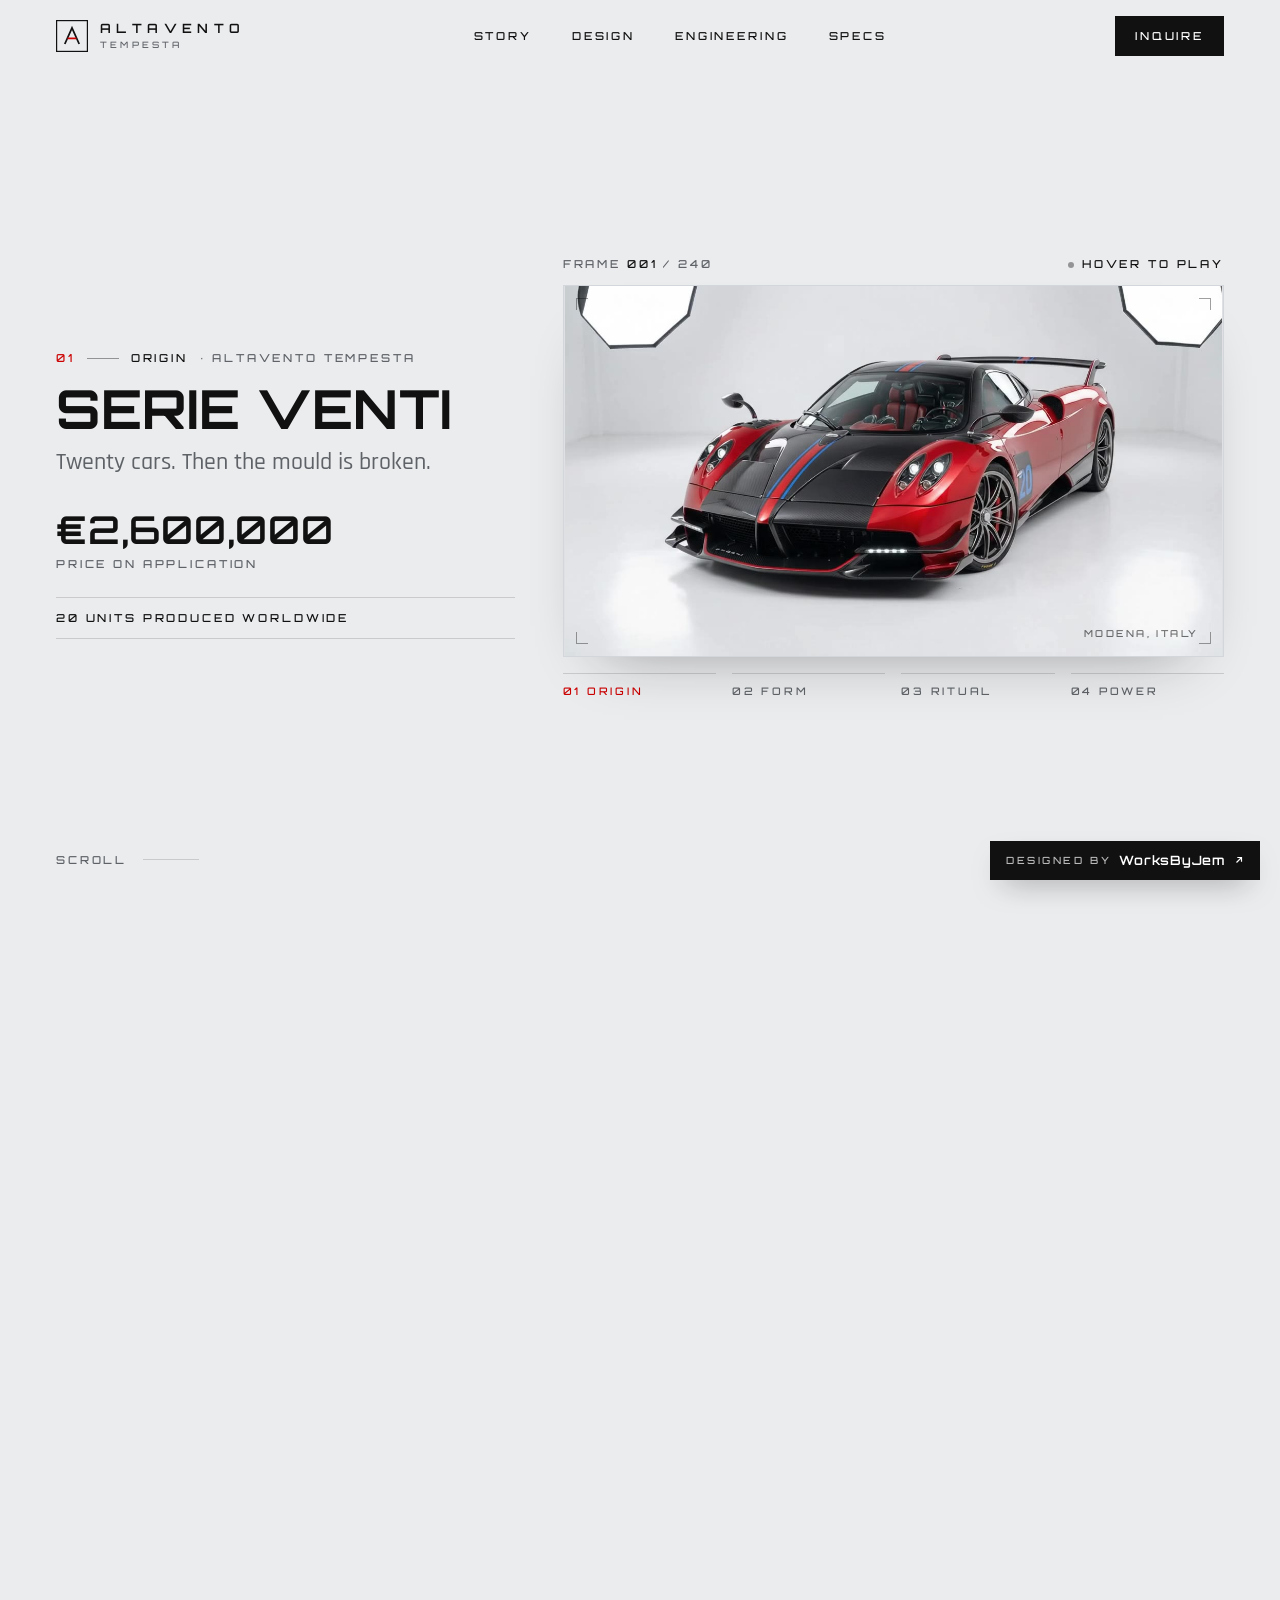
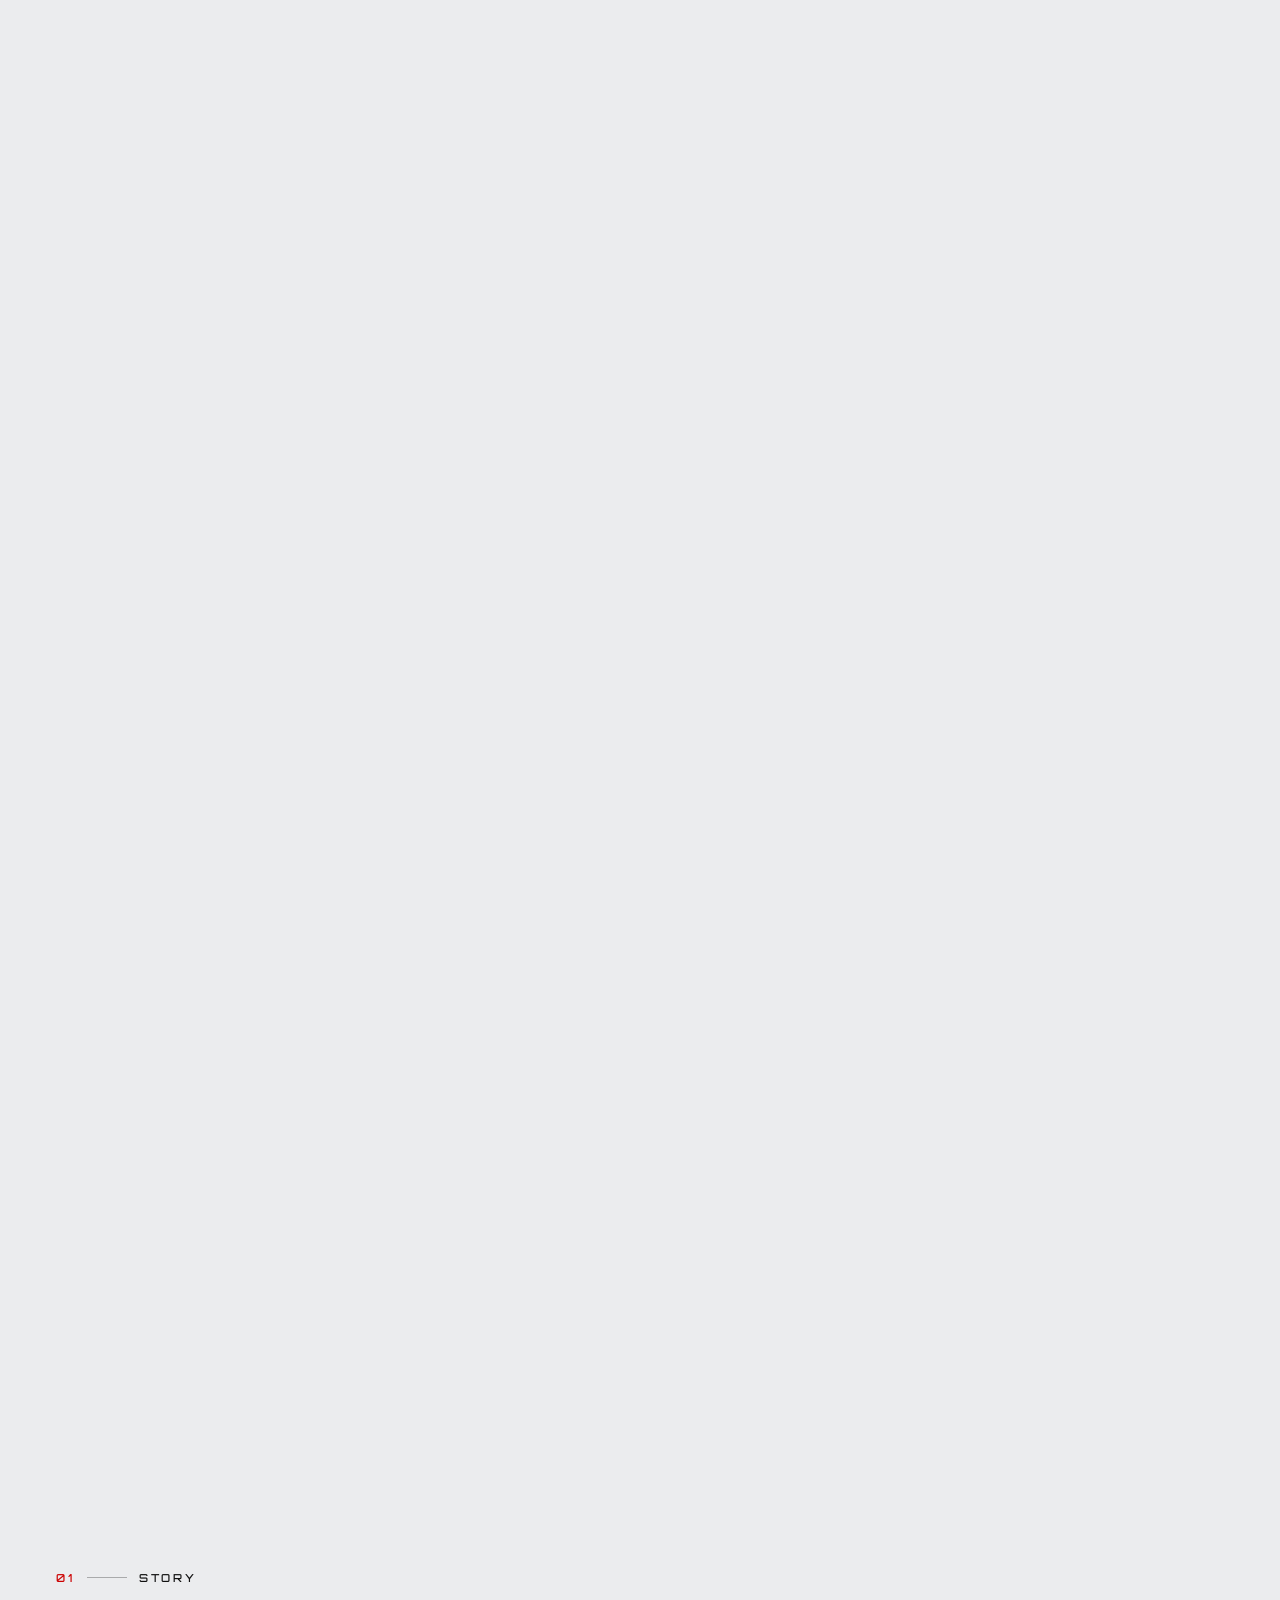
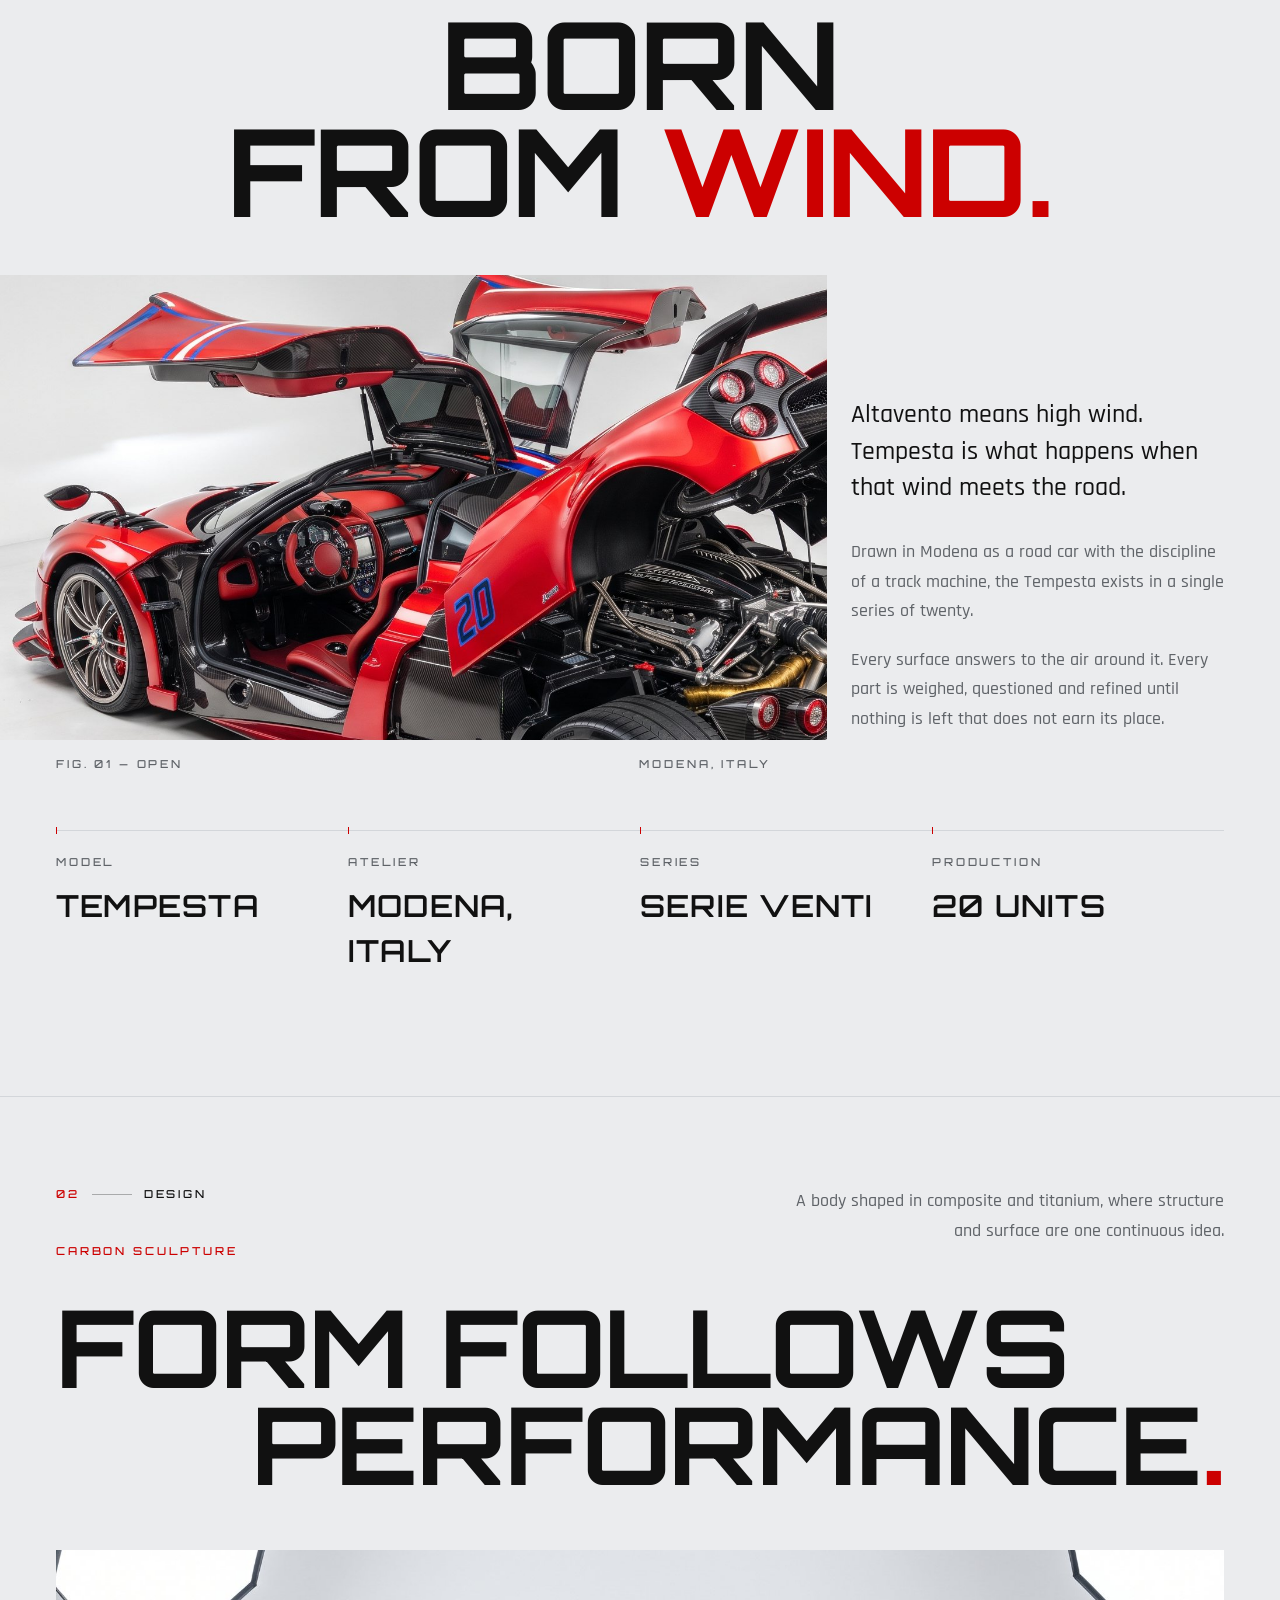
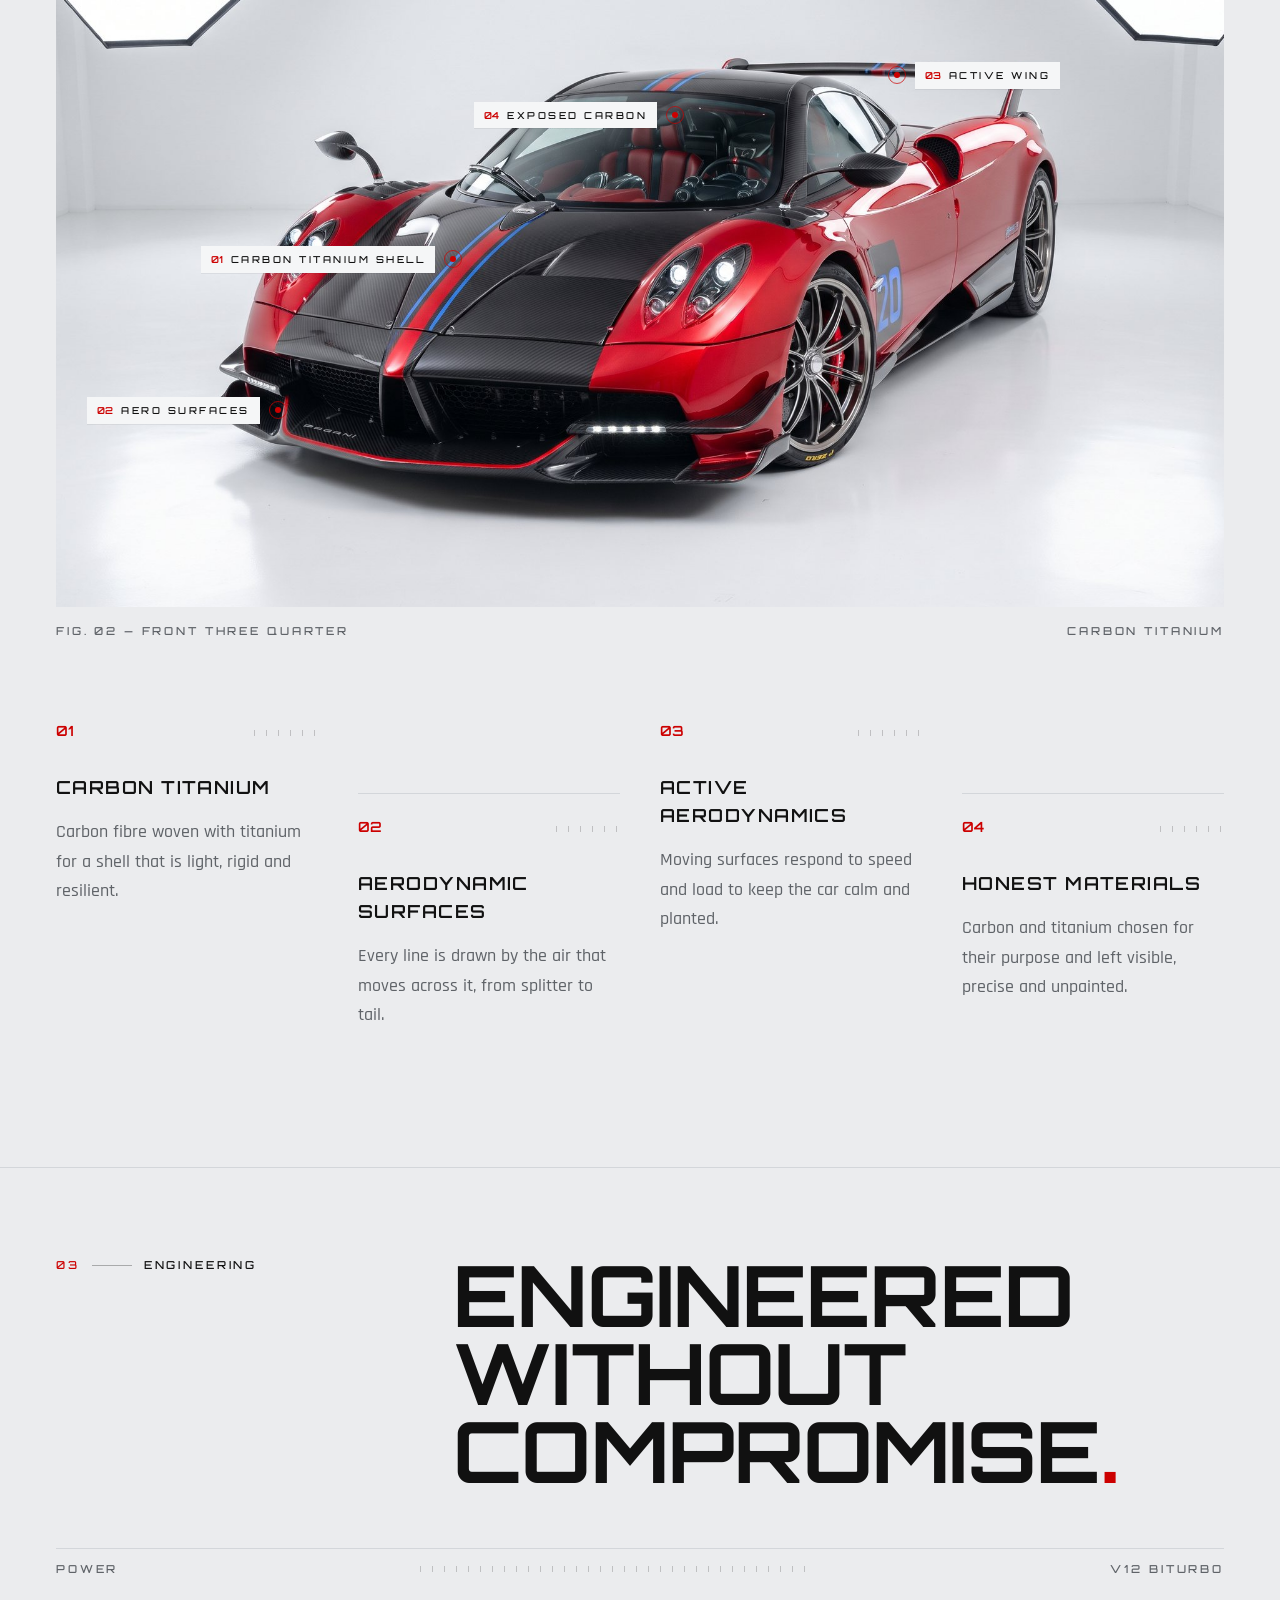
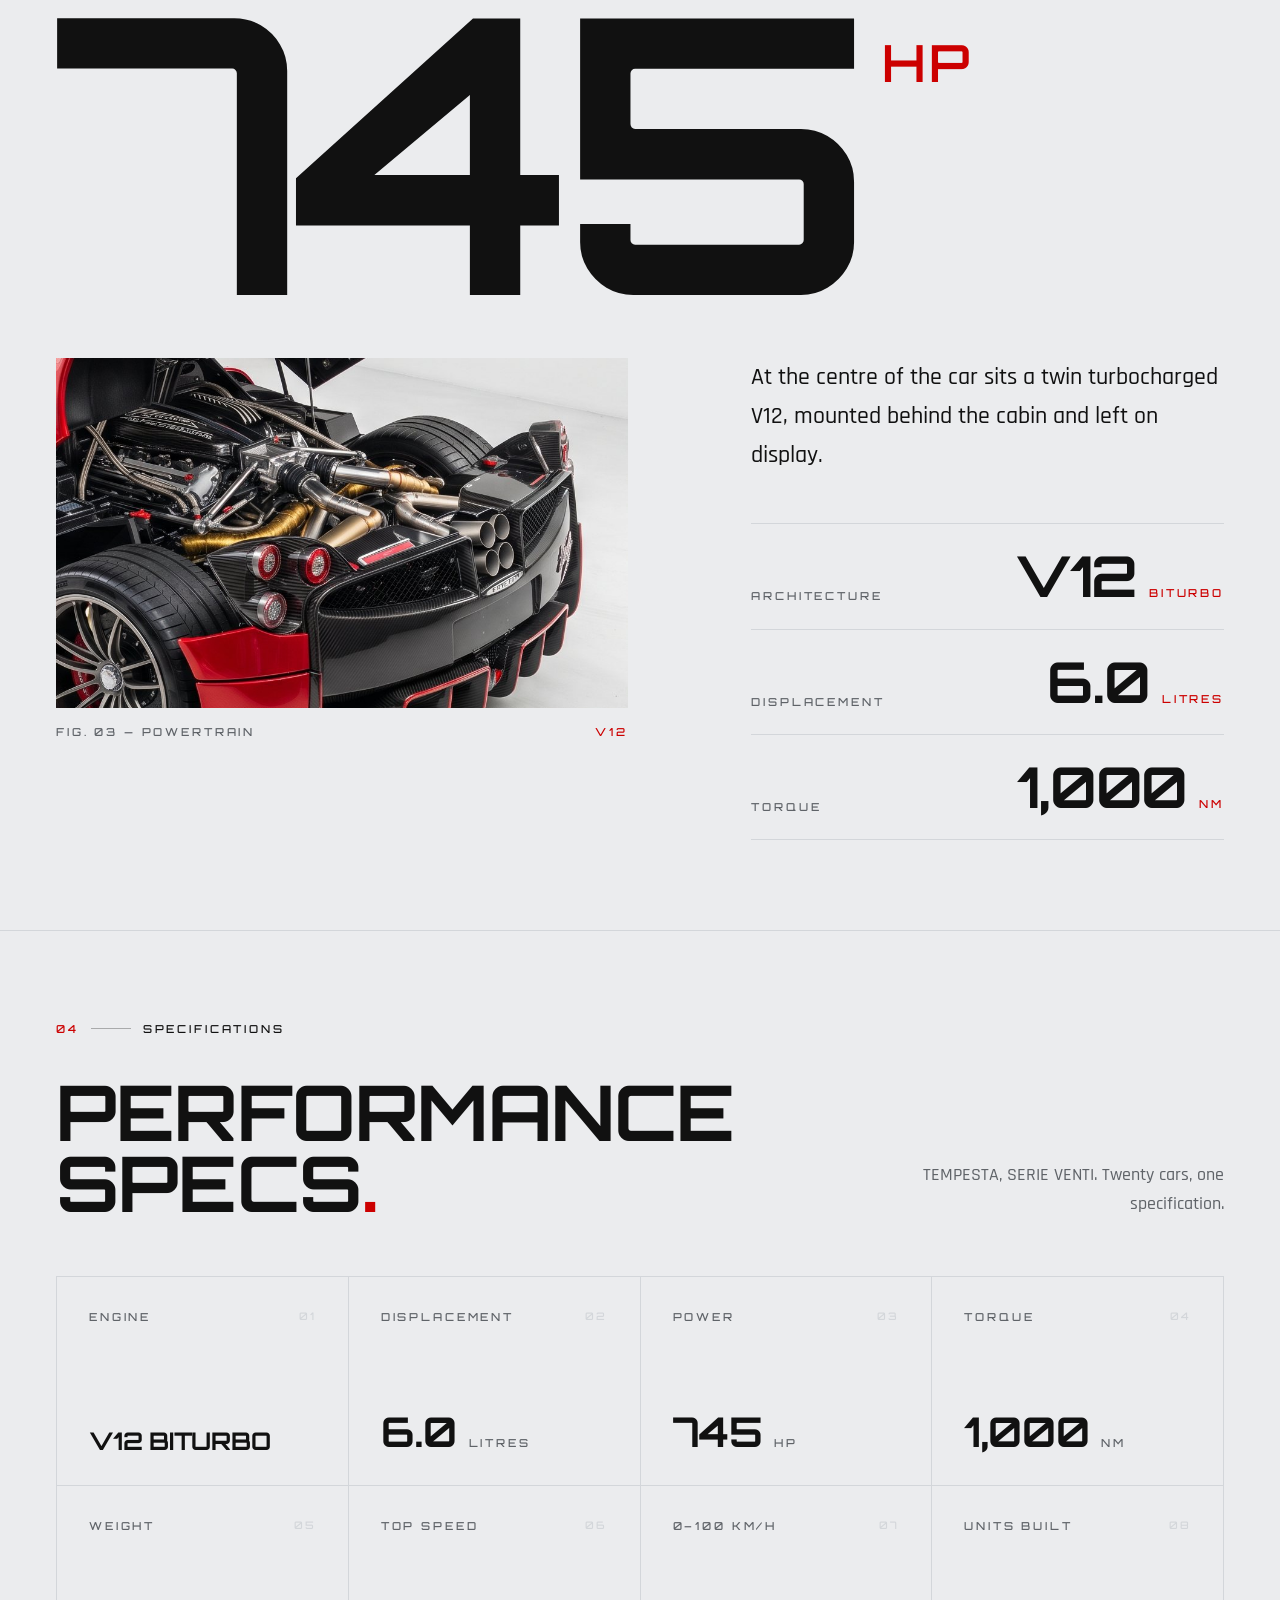
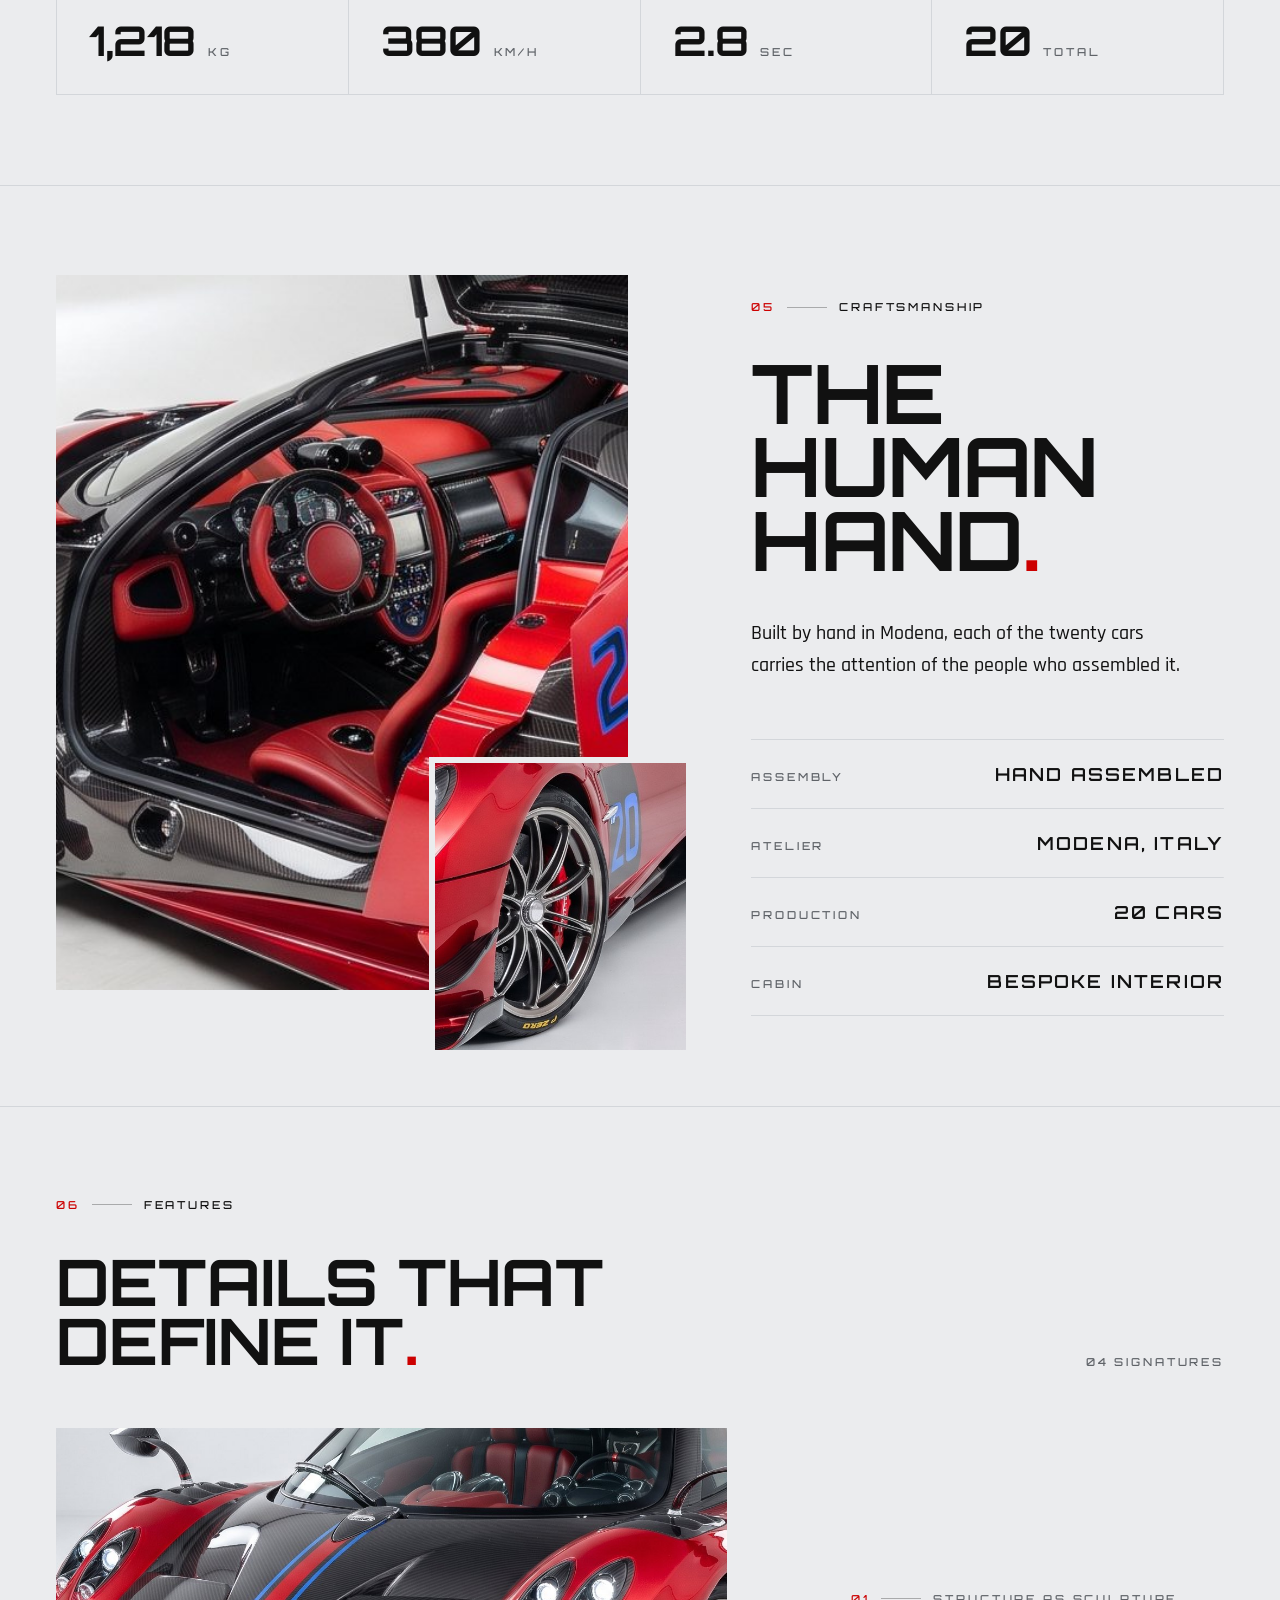
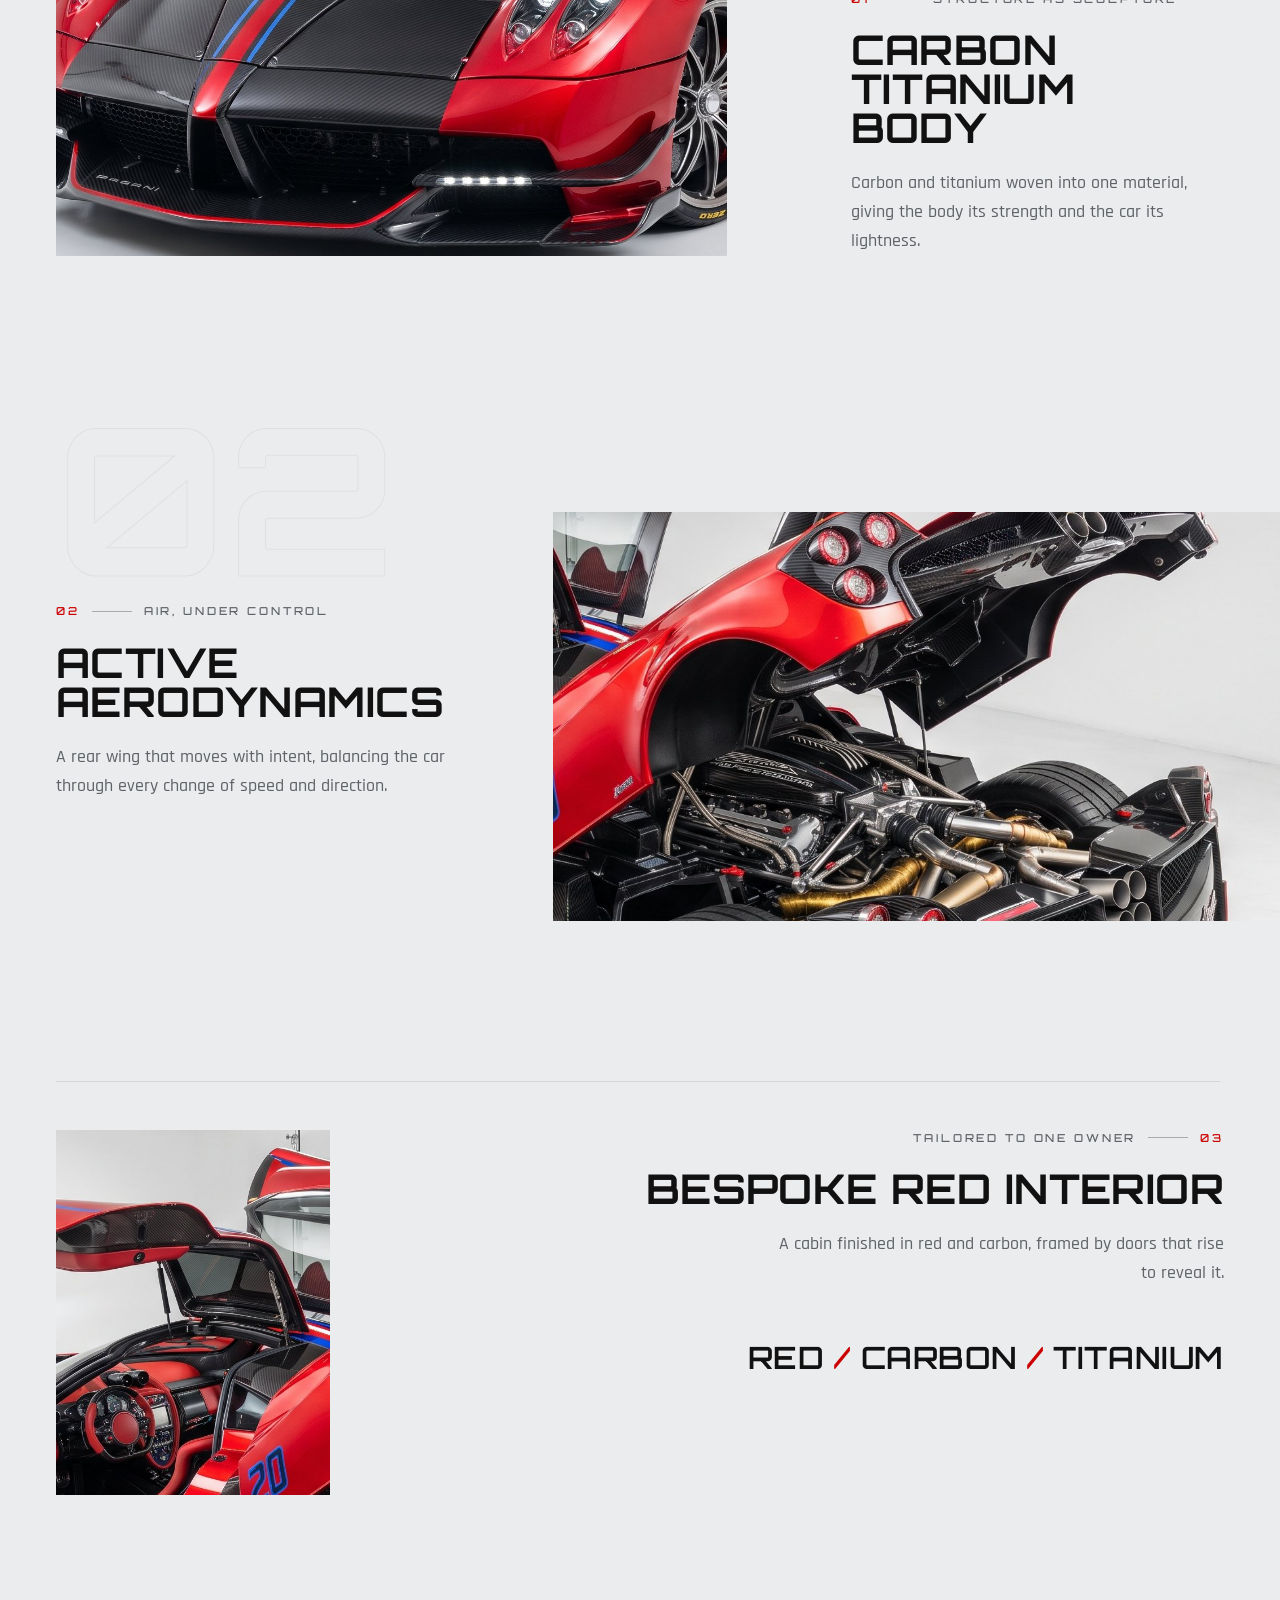
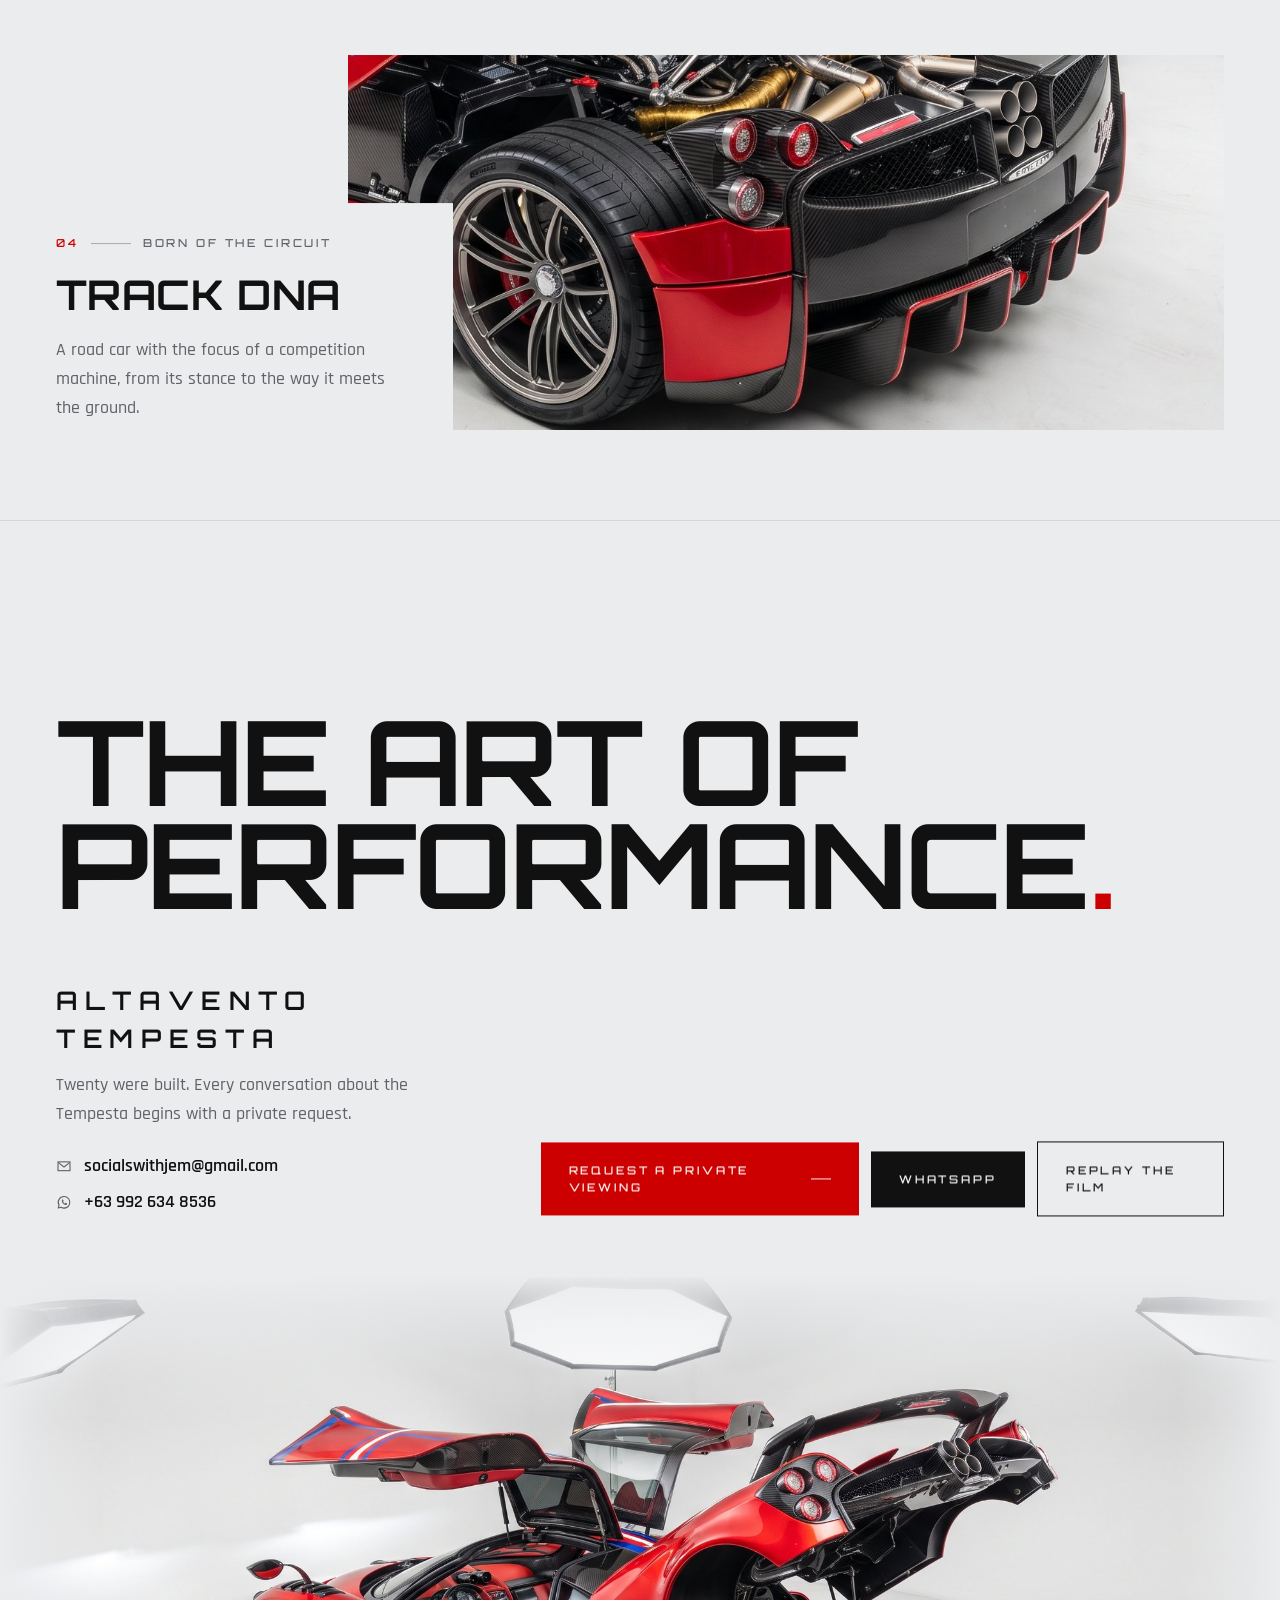
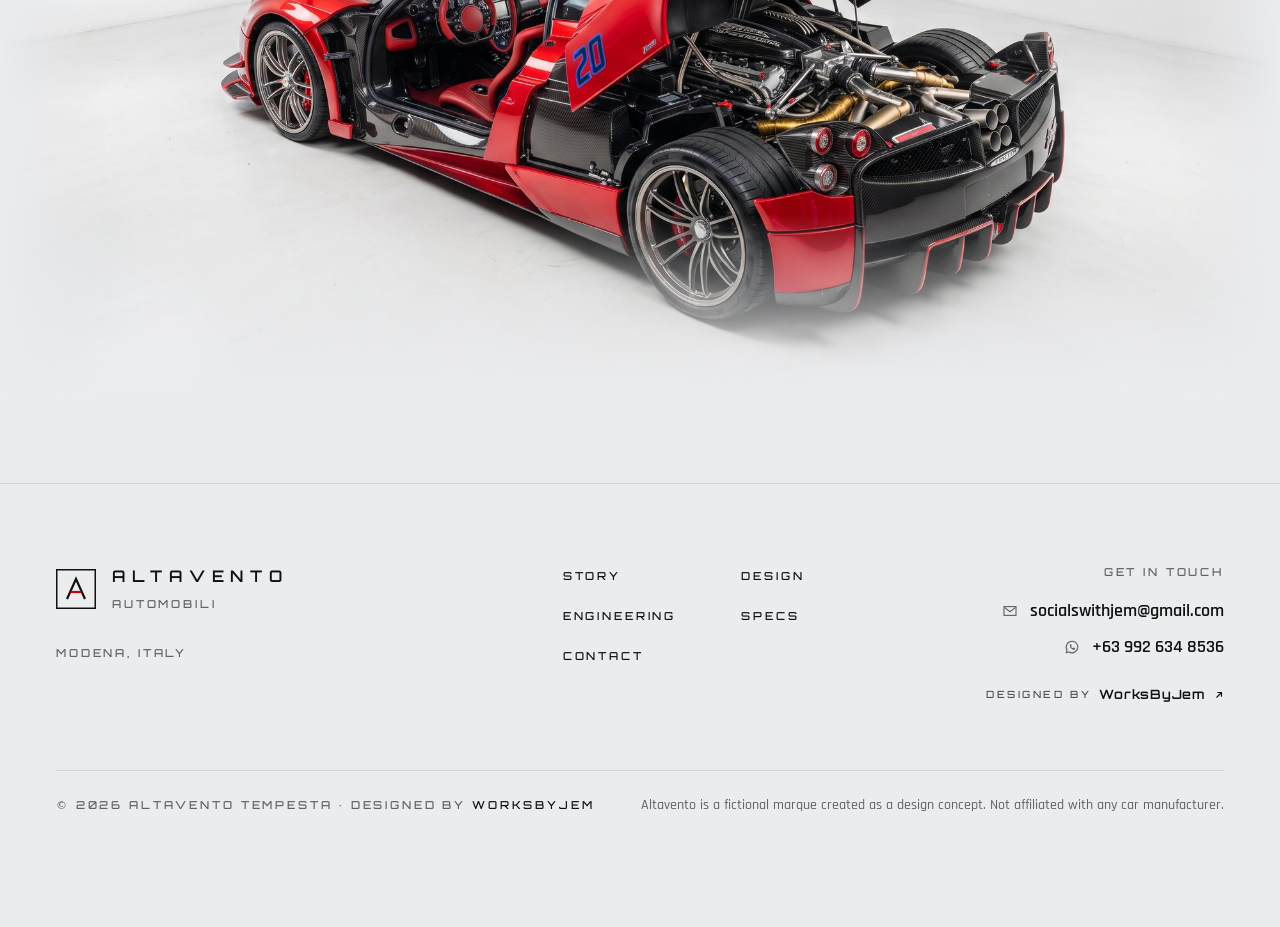
<file: index.html>
<!DOCTYPE html><html lang="en"><head><meta charSet="utf-8"/><meta name="viewport" content="width=device-width, initial-scale=1"/><link rel="stylesheet" href="./_next/static/chunks/3rm9w28pp-or5-layout-v2.css" data-precedence="next"/><link rel="preload" as="script" fetchPriority="low" href="./_next/static/chunks/12aruqaur5huj.js"/><script src="./_next/static/chunks/22looll5q1d3y.js" async=""></script><script src="./_next/static/chunks/3g4px251sg85e.js" async=""></script><script src="./_next/static/chunks/turbopack-0vcn2oohw722i.js" async=""></script><script src="./_next/static/chunks/0h2qsuyze9ds1.js" async=""></script><script src="./_next/static/chunks/35qnf8l-72yjk.js" async=""></script><link rel="preload" href="https://fonts.googleapis.com/css2?family=Orbitron:wght@400..900&amp;family=Rajdhani:wght@300;400;500;600;700&amp;display=swap" as="style"/><meta name="theme-color" content="#ebecee"/><meta name="color-scheme" content="light"/><title>Altavento Tempesta · Serie Venti</title><meta name="description" content="A scroll driven film and campaign site for the Altavento Tempesta, a fictional twenty car series hand built in Modena. Design concept by Jem Socials."/><meta property="og:title" content="Altavento Tempesta · Serie Venti"/><meta property="og:description" content="The wind, made solid. Twenty cars, hand built in Modena."/><meta property="og:image" content="http://localhost:3000/images/stills/front.jpg"/><meta property="og:image:width" content="1280"/><meta property="og:image:height" content="720"/><meta name="twitter:card" content="summary_large_image"/><meta name="twitter:title" content="Altavento Tempesta · Serie Venti"/><meta name="twitter:description" content="The wind, made solid. Twenty cars, hand built in Modena."/><meta name="twitter:image" content="http://localhost:3000/images/stills/front.jpg"/><meta name="twitter:image:width" content="1280"/><meta name="twitter:image:height" content="720"/><link rel="icon" href="./icon.svg"/><link rel="preconnect" href="https://fonts.googleapis.com"/><link rel="preconnect" href="https://fonts.gstatic.com" crossorigin=""/><link rel="stylesheet" href="https://fonts.googleapis.com/css2?family=Orbitron:wght@400..900&amp;family=Rajdhani:wght@300;400;500;600;700&amp;display=swap"/><script src="./_next/static/chunks/0cz1d0mv5g_q7.js" noModule=""></script></head><body><div hidden=""><!--$--><!--/$--></div><a href="#story" class="label fixed left-4 top-4 z-[110] -translate-y-24 bg-ink px-4 py-3 text-paper focus:translate-y-0">Skip to content</a><header class="fixed inset-x-0 top-0 z-50 border-b bg-paper transition-[border-color,box-shadow] duration-700 ease-luxe border-transparent"><nav class="shell flex h-16 items-center justify-between sm:h-[4.5rem]" aria-label="Primary"><a href="#top" class="group flex items-center gap-3 text-ink" aria-label="Altavento Tempesta, back to top"><svg viewBox="0 0 40 40" class="h-8 w-8 transition-transform duration-700 ease-luxe group-hover:scale-95" aria-hidden="true" fill="none"><rect x="0.75" y="0.75" width="38.5" height="38.5" stroke="currentColor" stroke-width="1.5"></rect><path d="M11 30 20 10l9 20" stroke="currentColor" stroke-width="2.2"></path><path d="M14.5 23h11" stroke="#CC0000" stroke-width="2.2"></path></svg><span class="flex flex-col leading-none"><span class="font-display text-[0.8rem] font-semibold tracking-[0.42em]">ALTAVENTO</span><span class="label mt-1.5 text-[0.55rem] tracking-[0.36em] text-mute">TEMPESTA</span></span></a><ul class="hidden items-center gap-10 lg:flex"><li><a href="#story" class="group relative label text-ink transition-colors duration-500 hover:text-red">STORY<span class="absolute -bottom-2 left-0 h-px w-full origin-left scale-x-0 bg-red transition-transform duration-700 ease-luxe group-hover:scale-x-100"></span></a></li><li><a href="#design" class="group relative label text-ink transition-colors duration-500 hover:text-red">DESIGN<span class="absolute -bottom-2 left-0 h-px w-full origin-left scale-x-0 bg-red transition-transform duration-700 ease-luxe group-hover:scale-x-100"></span></a></li><li><a href="#engineering" class="group relative label text-ink transition-colors duration-500 hover:text-red">ENGINEERING<span class="absolute -bottom-2 left-0 h-px w-full origin-left scale-x-0 bg-red transition-transform duration-700 ease-luxe group-hover:scale-x-100"></span></a></li><li><a href="#specs" class="group relative label text-ink transition-colors duration-500 hover:text-red">SPECS<span class="absolute -bottom-2 left-0 h-px w-full origin-left scale-x-0 bg-red transition-transform duration-700 ease-luxe group-hover:scale-x-100"></span></a></li></ul><div class="flex items-center gap-3"><a href="#inquire" class="label hidden bg-ink px-5 py-3 text-white transition-colors duration-500 ease-luxe hover:bg-red sm:inline-block">INQUIRE</a><button type="button" class="relative flex h-11 w-11 items-center justify-center lg:hidden" aria-expanded="false" aria-controls="mobile-menu" aria-label="Open menu"><span class="absolute h-px w-6 bg-ink transition-transform duration-500 ease-luxe -translate-y-1"></span><span class="absolute h-px bg-ink transition-all duration-500 ease-luxe w-4 translate-x-1 translate-y-1"></span></button></div></nav></header><main><div class="fixed inset-0 z-[100] flex flex-col bg-paper" role="status" aria-live="polite" aria-label="Loading the Tempesta film" style="opacity:1"><div class="shell flex flex-1 flex-col justify-between py-8 sm:py-10"><div class="flex items-center justify-between text-mute"><span class="label">MODENA, ITALY</span><span class="label hidden sm:inline">Designed by<!-- --> <!-- -->WorksByJem</span></div><div class="flex flex-col items-center text-center"><span class="font-display text-[2.1rem] font-semibold tracking-[0.42em] text-ink xs:text-5xl sm:text-6xl md:text-7xl" style="margin-right:-0.42em;opacity:0;filter:blur(8px);transform:translateY(16px)">ALTAVENTO</span><span class="label mt-5 text-red sm:text-xs" style="opacity:0;transform:translateY(10px)">TEMPESTA</span></div><div><div class="mb-4 flex items-end justify-between"><span class="label text-mute">LOADING</span><span class="font-display text-sm tabular-nums tracking-[0.2em] text-ink"><span>000</span><span class="text-mute">%</span></span></div><div class="relative h-px w-full bg-line"><div class="absolute inset-y-0 left-0 w-full origin-left bg-red" style="transform:scaleX(0)"></div></div></div></div></div><section id="top" aria-label="ALTAVENTO TEMPESTA, SERIE VENTI" class="relative h-[520vh] bg-paper"><div class="sticky top-0 h-[100svh] w-full overflow-hidden"><h1 class="sr-only">ALTAVENTO<!-- --> <!-- -->TEMPESTA<!-- --> <!-- -->SERIE VENTI<!-- -->. <!-- -->The wind, made solid<!-- -->.</h1><div class="shell grid h-full grid-cols-1 content-center gap-5 pb-6 pt-[4.5rem] sm:pt-20 lg:grid-cols-12 lg:gap-x-12 lg:gap-y-8 lg:pb-10 lg:pt-24"><div class="relative h-[9.5rem] sm:h-[11.5rem] lg:col-span-5 lg:row-start-1 lg:h-[15rem] lg:self-end"><div class="absolute inset-x-0 bottom-0" style="opacity:1;filter:blur(0px);visibility:visible;transform:none"><div class="flex items-center gap-3"><span class="label text-red">01</span><span class="h-px w-8 bg-ink/40"></span><span class="label text-ink">ORIGIN</span><span class="label hidden text-mute sm:inline">· <!-- -->ALTAVENTO TEMPESTA</span></div><h2 class="mt-4 font-display text-[clamp(1.9rem,8.4vw,2.8rem)] font-bold leading-[0.95] tracking-[0.01em] text-ink lg:text-[clamp(2.6rem,4.2vw,4.4rem)]">SERIE VENTI</h2><p class="mt-3 text-lg font-medium text-mute sm:text-xl lg:text-2xl">Twenty cars. Then the mould is broken.</p></div><div class="absolute inset-x-0 bottom-0" style="opacity:0;filter:blur(8px);visibility:hidden;transform:translateY(20px)"><div class="flex items-center gap-3"><span class="label text-red">02</span><span class="h-px w-8 bg-ink/40"></span><span class="label text-ink">FORM</span></div><h2 class="mt-4 font-display text-[clamp(1.9rem,8.4vw,2.8rem)] font-bold leading-[0.95] tracking-[0.01em] text-ink lg:text-[clamp(2.6rem,4.2vw,4.4rem)]">CARBON SCULPTURE</h2><p class="mt-3 text-lg font-medium text-mute sm:text-xl lg:text-2xl">Shaped by the air that moves across it.</p></div><div class="absolute inset-x-0 bottom-0" style="opacity:0;filter:blur(8px);visibility:hidden;transform:translateY(20px)"><div class="flex items-center gap-3"><span class="label text-red">03</span><span class="h-px w-8 bg-ink/40"></span><span class="label text-ink">RITUAL</span></div><h2 class="mt-4 font-display text-[clamp(1.9rem,8.4vw,2.8rem)] font-bold leading-[0.95] tracking-[0.01em] text-ink lg:text-[clamp(2.6rem,4.2vw,4.4rem)]">BUTTERFLY DOORS</h2><p class="mt-3 text-lg font-medium text-mute sm:text-xl lg:text-2xl">Every arrival becomes a small performance.</p></div><div class="absolute inset-x-0 bottom-0" style="opacity:0;filter:blur(8px);visibility:hidden;transform:translateY(20px)"><div class="flex items-center gap-3"><span class="label text-red">04</span><span class="h-px w-8 bg-ink/40"></span><span class="label text-ink">POWER</span></div><h2 class="mt-4 font-display text-[clamp(1.9rem,8.4vw,2.8rem)] font-bold leading-[0.95] tracking-[0.01em] text-ink lg:text-[clamp(2.6rem,4.2vw,4.4rem)]">V12 BITURBO</h2><p class="mt-3 text-lg font-medium text-mute sm:text-xl lg:text-2xl">Uncovered, and set behind you like a sculpture.</p></div></div><div class="lg:col-span-7 lg:col-start-6 lg:row-span-2 lg:row-start-1 lg:self-center"><div class="mb-3 flex items-center justify-between gap-4"><span class="label text-mute">FRAME <span class="tabular-nums text-ink">001</span> / <!-- -->240</span><button type="button" aria-pressed="false" class="label group flex items-center gap-2 text-ink transition-colors duration-500 hover:text-red"><span class="block h-1.5 w-1.5 rounded-full bg-ink/40 group-hover:bg-red"></span><span class="hidden lg:inline">HOVER TO PLAY</span><span class="lg:hidden">TAP TO PLAY</span></button></div><div class="group relative aspect-video w-full overflow-hidden border border-line bg-stage shadow-[0_30px_60px_-40px_rgba(17,17,17,0.45)]"><div class="absolute inset-0" aria-hidden="true"><canvas class="block h-full w-full"></canvas></div><span class="pointer-events-none absolute left-3 top-3 h-3 w-3 border-l border-t border-ink/40"></span><span class="pointer-events-none absolute right-3 top-3 h-3 w-3 border-r border-t border-ink/40"></span><span class="pointer-events-none absolute bottom-3 left-3 h-3 w-3 border-b border-l border-ink/40"></span><span class="pointer-events-none absolute bottom-3 right-3 h-3 w-3 border-b border-r border-ink/40"></span><span class="label pointer-events-none absolute bottom-4 right-6 hidden text-[0.6rem] text-ink/60 transition-opacity duration-500 sm:block opacity-100">MODENA, ITALY</span></div><ol class="mt-4 flex gap-3 sm:gap-4"><li class="min-w-0 flex-1"><div class="relative h-px bg-ink/15"><div class="absolute inset-0 origin-left bg-red" style="transform:scaleX(0)"></div></div><p class="label mt-2.5 truncate text-[0.6rem] sm:text-[0.65rem]" style="color:rgba(204, 0, 0, 1)"><span class="mr-1.5">01</span><span class="hidden xs:inline">ORIGIN</span></p></li><li class="min-w-0 flex-1"><div class="relative h-px bg-ink/15"><div class="absolute inset-0 origin-left bg-red" style="transform:scaleX(0)"></div></div><p class="label mt-2.5 truncate text-[0.6rem] sm:text-[0.65rem]" style="color:rgba(95, 99, 104, 1)"><span class="mr-1.5">02</span><span class="hidden xs:inline">FORM</span></p></li><li class="min-w-0 flex-1"><div class="relative h-px bg-ink/15"><div class="absolute inset-0 origin-left bg-red" style="transform:scaleX(0)"></div></div><p class="label mt-2.5 truncate text-[0.6rem] sm:text-[0.65rem]" style="color:rgba(95, 99, 104, 1)"><span class="mr-1.5">03</span><span class="hidden xs:inline">RITUAL</span></p></li><li class="min-w-0 flex-1"><div class="relative h-px bg-ink/15"><div class="absolute inset-0 origin-left bg-red" style="transform:scaleX(0)"></div></div><p class="label mt-2.5 truncate text-[0.6rem] sm:text-[0.65rem]" style="color:rgba(95, 99, 104, 1)"><span class="mr-1.5">04</span><span class="hidden xs:inline">POWER</span></p></li></ol></div><div class="relative h-[8.5rem] lg:col-span-5 lg:row-start-2 lg:h-[13rem] lg:self-start [@media(max-height:700px)_and_(max-width:1023px)]:hidden"><div class="absolute inset-x-0 top-0" style="opacity:1;filter:blur(0px);visibility:visible;transform:none"><div class="mb-4 flex items-baseline gap-4 lg:mb-6 lg:block"><p class="font-display text-[clamp(1.6rem,7vw,2.4rem)] font-semibold leading-none tracking-[0.02em] text-ink lg:text-[clamp(2rem,3vw,3rem)]">€2,600,000</p><p class="label text-mute lg:mt-2">PRICE ON APPLICATION</p></div><ul class="border-t border-ink/15"><li class="label border-b border-ink/15 py-3 text-ink">20 UNITS PRODUCED WORLDWIDE</li></ul></div><div class="absolute inset-x-0 top-0" style="opacity:0;filter:blur(8px);visibility:hidden;transform:translateY(20px)"><ul class="border-t border-ink/15"><li class="label border-b border-ink/15 py-3 text-ink">AERODYNAMIC MASTERY</li><li class="label border-b border-ink/15 py-3 text-ink">CARBON TITANIUM COMPOSITE</li></ul></div><div class="absolute inset-x-0 top-0" style="opacity:0;filter:blur(8px);visibility:hidden;transform:translateY(20px)"><div class="mb-4 flex items-baseline gap-4 lg:mb-6 lg:block"><p class="font-display text-[clamp(1.6rem,7vw,2.4rem)] font-semibold leading-none tracking-[0.02em] text-ink lg:text-[clamp(2rem,3vw,3rem)]">73°</p><p class="label text-mute lg:mt-2">OPENING ANGLE</p></div><ul class="border-t border-ink/15"><li class="label border-b border-ink/15 py-3 text-ink">THE THEATRE OF ENTRY</li></ul></div><div class="absolute inset-x-0 top-0" style="opacity:0;filter:blur(8px);visibility:hidden;transform:translateY(20px)"><ul class="border-t border-ink/15"><li class="label border-b border-ink/15 py-3 text-ink">745 HP / 1,000 NM</li><li class="label border-b border-ink/15 py-3 text-ink">0–100 KM/H IN 2.8 SEC</li></ul></div></div></div><div class="pointer-events-none absolute bottom-8 left-14 hidden flex-row items-center gap-4 lg:flex" style="opacity:1"><span class="label text-mute">SCROLL</span><span class="relative block h-px w-14 overflow-hidden bg-ink/15"><span class="absolute inset-y-0 left-0 w-1/2 bg-red"></span></span></div></div></section><section id="story" aria-labelledby="story-title" class="relative bg-paper pb-28 pt-24 sm:pb-36 sm:pt-32 lg:pb-48 lg:pt-44"><div class="shell"><div class="grid grid-cols-12 gap-x-6 gap-y-10"><div class="col-span-12 lg:col-span-3" style="opacity:0;filter:blur(8px);transform:translateY(28px)"><div class="flex items-center gap-3 "><span class="label text-red">01</span><span class="h-px w-10 bg-ink/30"></span><span class="label text-ink">STORY</span></div></div><div class="col-span-12 lg:col-span-9"><div style="opacity:0;filter:blur(8px);transform:translateY(28px)"><h2 id="story-title" class="font-display text-[clamp(2.5rem,11vw,9.5rem)] font-bold leading-[0.88] tracking-[-0.01em] text-ink">BORN<br/>FROM <span class="text-red">WIND.</span></h2></div></div></div><div class="mt-16 grid grid-cols-12 gap-x-6 gap-y-12 sm:mt-24 lg:mt-32"><div class="relative col-span-12 -mx-4 sm:-mx-8 lg:col-span-8 lg:-ml-14 lg:mr-0" style="opacity:0;filter:blur(8px);transform:translateY(40px)"><figure class="relative"><div class="relative aspect-[16/9] overflow-hidden bg-stage"><img alt="Butterfly doors raised over the red cabin and exposed engine" loading="lazy" decoding="async" data-nimg="fill" class="object-cover" style="position:absolute;height:100%;width:100%;left:0;top:0;right:0;bottom:0;color:transparent" src="./images/stills/cabin.jpg"/></div><figcaption class="shell mt-4 flex items-center justify-between lg:pl-14"><span class="label text-mute">FIG. 01 — OPEN</span><span class="label text-mute">MODENA, ITALY</span></figcaption></figure></div><div class="col-span-12 flex flex-col justify-end sm:col-span-10 sm:col-start-2 lg:col-span-4 lg:col-start-9 lg:pb-10"><div style="opacity:0;filter:blur(8px);transform:translateY(28px)"><p class="font-body text-[1.45rem] font-medium leading-snug text-ink sm:text-[1.65rem]">Altavento means high wind. Tempesta is what happens when that wind meets the road.</p></div><div class="mt-8 space-y-5"><div style="opacity:0;filter:blur(8px);transform:translateY(28px)"><p class="text-lg leading-relaxed text-mute">Drawn in Modena as a road car with the discipline of a track machine, the Tempesta exists in a single series of twenty.</p></div><div style="opacity:0;filter:blur(8px);transform:translateY(28px)"><p class="text-lg leading-relaxed text-mute">Every surface answers to the air around it. Every part is weighed, questioned and refined until nothing is left that does not earn its place.</p></div></div></div></div><dl class="mt-20 grid grid-cols-2 sm:mt-28 lg:mt-36 lg:grid-cols-4"><div class="relative pr-4 pt-6" style="opacity:0;filter:blur(8px);transform:translateY(28px)"><span aria-hidden="true" class="block h-px origin-left bg-line absolute inset-x-0 top-0" style="transform:scaleX(0)"></span><span class="absolute left-0 top-[-3px] h-[7px] w-px bg-red" aria-hidden="true"></span><dt class="label text-mute">MODEL</dt><dd class="mt-3 pb-8 font-display text-[clamp(1.1rem,2.6vw,1.9rem)] font-semibold tracking-[0.04em] text-ink">TEMPESTA</dd></div><div class="relative pr-4 pt-6" style="opacity:0;filter:blur(8px);transform:translateY(28px)"><span aria-hidden="true" class="block h-px origin-left bg-line absolute inset-x-0 top-0" style="transform:scaleX(0)"></span><span class="absolute left-0 top-[-3px] h-[7px] w-px bg-red" aria-hidden="true"></span><dt class="label text-mute">ATELIER</dt><dd class="mt-3 pb-8 font-display text-[clamp(1.1rem,2.6vw,1.9rem)] font-semibold tracking-[0.04em] text-ink">MODENA, ITALY</dd></div><div class="relative pr-4 pt-6" style="opacity:0;filter:blur(8px);transform:translateY(28px)"><span aria-hidden="true" class="block h-px origin-left bg-line absolute inset-x-0 top-0" style="transform:scaleX(0)"></span><span class="absolute left-0 top-[-3px] h-[7px] w-px bg-red" aria-hidden="true"></span><dt class="label text-mute">SERIES</dt><dd class="mt-3 pb-8 font-display text-[clamp(1.1rem,2.6vw,1.9rem)] font-semibold tracking-[0.04em] text-ink">SERIE VENTI</dd></div><div class="relative pr-4 pt-6" style="opacity:0;filter:blur(8px);transform:translateY(28px)"><span aria-hidden="true" class="block h-px origin-left bg-line absolute inset-x-0 top-0" style="transform:scaleX(0)"></span><span class="absolute left-0 top-[-3px] h-[7px] w-px bg-red" aria-hidden="true"></span><dt class="label text-mute">PRODUCTION</dt><dd class="mt-3 pb-8 font-display text-[clamp(1.1rem,2.6vw,1.9rem)] font-semibold tracking-[0.04em] text-ink">20 UNITS</dd></div></dl></div></section><section id="design" aria-labelledby="design-title" class="relative border-t border-line bg-paper py-24 sm:py-32 lg:py-44"><div class="shell"><div class="grid grid-cols-12 gap-x-6 gap-y-8"><div class="col-span-12 lg:col-span-5" style="opacity:0;filter:blur(8px);transform:translateY(28px)"><div class="flex items-center gap-3 "><span class="label text-red">02</span><span class="h-px w-10 bg-ink/30"></span><span class="label text-ink">DESIGN</span></div><p class="label mt-10 text-red">CARBON SCULPTURE</p></div><div class="col-span-12 lg:col-span-7" style="opacity:0;filter:blur(8px);transform:translateY(28px)"><p class="max-w-md text-lg leading-relaxed text-mute lg:ml-auto lg:text-right">A body shaped in composite and titanium, where structure and surface are one continuous idea.</p></div></div><div class="mt-6 sm:mt-10" style="opacity:0;filter:blur(8px);transform:translateY(28px)"><h2 id="design-title" class="font-display text-[clamp(2.3rem,8.4vw,8.25rem)] font-bold leading-[0.9] tracking-[-0.01em] text-ink">FORM FOLLOWS<br/><span class="block text-right">PERFORMANCE<span class="text-red">.</span></span></h2></div></div><div class="shell mt-14 sm:mt-20"><div class="relative"><div style="opacity:0;filter:blur(8px);transform:translateY(40px)"><div class="relative aspect-[16/9] overflow-hidden bg-stage"><div class="absolute inset-0" style="transform:scale(1.06)"><img alt="The Tempesta from the front three quarter in a white studio" loading="lazy" decoding="async" data-nimg="fill" class="object-cover" style="position:absolute;height:100%;width:100%;left:0;top:0;right:0;bottom:0;color:transparent" src="./images/stills/front.jpg"/></div><ul class="absolute inset-0 hidden md:block" aria-hidden="true"><li class="absolute" style="left:34%;top:47%;opacity:0"><span class="absolute -left-[9px] -top-[9px] h-[18px] w-[18px] rounded-full border border-red/70"></span><span class="absolute -left-[3px] -top-[3px] h-[6px] w-[6px] rounded-full bg-red"></span><span class="absolute -top-[13px] flex items-center gap-2 whitespace-nowrap bg-surface px-2.5 py-1.5 shadow-[0_1px_0_rgba(0,0,0,0.06)] right-[18px]"><span class="font-display text-[0.6rem] font-semibold text-red">0<!-- -->1</span><span class="label text-[0.6rem] text-ink">CARBON TITANIUM SHELL</span></span></li><li class="absolute" style="left:19%;top:70%;opacity:0"><span class="absolute -left-[9px] -top-[9px] h-[18px] w-[18px] rounded-full border border-red/70"></span><span class="absolute -left-[3px] -top-[3px] h-[6px] w-[6px] rounded-full bg-red"></span><span class="absolute -top-[13px] flex items-center gap-2 whitespace-nowrap bg-surface px-2.5 py-1.5 shadow-[0_1px_0_rgba(0,0,0,0.06)] right-[18px]"><span class="font-display text-[0.6rem] font-semibold text-red">0<!-- -->2</span><span class="label text-[0.6rem] text-ink">AERO SURFACES</span></span></li><li class="absolute" style="left:72%;top:19%;opacity:0"><span class="absolute -left-[9px] -top-[9px] h-[18px] w-[18px] rounded-full border border-red/70"></span><span class="absolute -left-[3px] -top-[3px] h-[6px] w-[6px] rounded-full bg-red"></span><span class="absolute -top-[13px] flex items-center gap-2 whitespace-nowrap bg-surface px-2.5 py-1.5 shadow-[0_1px_0_rgba(0,0,0,0.06)] left-[18px]"><span class="font-display text-[0.6rem] font-semibold text-red">0<!-- -->3</span><span class="label text-[0.6rem] text-ink">ACTIVE WING</span></span></li><li class="absolute" style="left:53%;top:25%;opacity:0"><span class="absolute -left-[9px] -top-[9px] h-[18px] w-[18px] rounded-full border border-red/70"></span><span class="absolute -left-[3px] -top-[3px] h-[6px] w-[6px] rounded-full bg-red"></span><span class="absolute -top-[13px] flex items-center gap-2 whitespace-nowrap bg-surface px-2.5 py-1.5 shadow-[0_1px_0_rgba(0,0,0,0.06)] right-[18px]"><span class="font-display text-[0.6rem] font-semibold text-red">0<!-- -->4</span><span class="label text-[0.6rem] text-ink">EXPOSED CARBON</span></span></li></ul></div></div><div class="mt-4 flex items-center justify-between"><span class="label text-mute">FIG. 02 — FRONT THREE QUARTER</span><span class="label hidden text-mute sm:inline">CARBON TITANIUM</span></div></div></div><div class="shell mt-20 sm:mt-28"><ol class="grid grid-cols-1 gap-x-10 md:grid-cols-2 lg:grid-cols-4"><li class="relative pb-12 pt-6" style="opacity:0;filter:blur(8px);transform:translateY(28px)"><span aria-hidden="true" class="block h-px origin-left bg-line absolute inset-x-0 top-0" style="transform:scaleX(0)"></span><div class="flex items-baseline justify-between"><span class="font-display text-sm font-semibold text-red">01</span><span class="ticks w-16" aria-hidden="true"></span></div><h3 class="mt-8 font-display text-lg font-semibold tracking-[0.08em] text-ink">CARBON TITANIUM</h3><p class="mt-4 text-lg leading-relaxed text-mute">Carbon fibre woven with titanium for a shell that is light, rigid and resilient.</p></li><li class="relative pb-12 pt-6 md:mt-16 lg:mt-24" style="opacity:0;filter:blur(8px);transform:translateY(28px)"><span aria-hidden="true" class="block h-px origin-left bg-line absolute inset-x-0 top-0" style="transform:scaleX(0)"></span><div class="flex items-baseline justify-between"><span class="font-display text-sm font-semibold text-red">02</span><span class="ticks w-16" aria-hidden="true"></span></div><h3 class="mt-8 font-display text-lg font-semibold tracking-[0.08em] text-ink">AERODYNAMIC SURFACES</h3><p class="mt-4 text-lg leading-relaxed text-mute">Every line is drawn by the air that moves across it, from splitter to tail.</p></li><li class="relative pb-12 pt-6" style="opacity:0;filter:blur(8px);transform:translateY(28px)"><span aria-hidden="true" class="block h-px origin-left bg-line absolute inset-x-0 top-0" style="transform:scaleX(0)"></span><div class="flex items-baseline justify-between"><span class="font-display text-sm font-semibold text-red">03</span><span class="ticks w-16" aria-hidden="true"></span></div><h3 class="mt-8 font-display text-lg font-semibold tracking-[0.08em] text-ink">ACTIVE AERODYNAMICS</h3><p class="mt-4 text-lg leading-relaxed text-mute">Moving surfaces respond to speed and load to keep the car calm and planted.</p></li><li class="relative pb-12 pt-6 md:mt-16 lg:mt-24" style="opacity:0;filter:blur(8px);transform:translateY(28px)"><span aria-hidden="true" class="block h-px origin-left bg-line absolute inset-x-0 top-0" style="transform:scaleX(0)"></span><div class="flex items-baseline justify-between"><span class="font-display text-sm font-semibold text-red">04</span><span class="ticks w-16" aria-hidden="true"></span></div><h3 class="mt-8 font-display text-lg font-semibold tracking-[0.08em] text-ink">HONEST MATERIALS</h3><p class="mt-4 text-lg leading-relaxed text-mute">Carbon and titanium chosen for their purpose and left visible, precise and unpainted.</p></li></ol></div></section><section id="engineering" aria-labelledby="engineering-title" class="relative overflow-hidden border-t border-line bg-paper py-24 sm:py-32 lg:py-44"><div class="shell"><div class="grid grid-cols-12 gap-x-6 gap-y-10"><div class="col-span-12 lg:col-span-4" style="opacity:0;filter:blur(8px);transform:translateY(28px)"><div class="flex items-center gap-3 "><span class="label text-red">03</span><span class="h-px w-10 bg-ink/30"></span><span class="label text-ink">ENGINEERING</span></div></div><div class="col-span-12 lg:col-span-8" style="opacity:0;filter:blur(8px);transform:translateY(28px)"><h2 id="engineering-title" class="font-display text-[clamp(2.1rem,6.6vw,6.25rem)] font-bold leading-[0.92] tracking-[-0.01em] text-ink">ENGINEERED<br/>WITHOUT<br/>COMPROMISE<span class="text-red">.</span></h2></div></div><div class="relative mt-20 sm:mt-28"><span aria-hidden="true" class="block h-px origin-left bg-line " style="transform:scaleX(0)"></span><div class="mt-3 flex items-center justify-between"><span class="label text-mute">POWER</span><span class="ticks w-1/3" aria-hidden="true"></span><span class="label text-mute">V12<!-- --> <!-- -->BITURBO</span></div><div class="relative mt-4 flex items-start" style="opacity:0;filter:blur(8px);transform:translateY(40px)"><span class="font-display text-[clamp(7rem,30vw,26rem)] font-bold leading-[0.8] tracking-[-0.04em] text-ink">745</span><span class="ml-3 mt-[0.6em] font-display text-[clamp(1.4rem,4vw,3.5rem)] font-semibold tracking-[0.06em] text-red sm:ml-5">HP</span></div></div><div class="mt-16 grid grid-cols-12 gap-x-6 gap-y-12 sm:mt-24"><div class="col-span-12 md:col-span-7 lg:col-span-6" style="opacity:0;filter:blur(8px);transform:translateY(40px)"><figure><div class="relative aspect-[18/11] overflow-hidden bg-stage"><img alt="The V12 with its titanium exhaust and quad tailpipes" loading="lazy" decoding="async" data-nimg="fill" class="object-cover" style="position:absolute;height:100%;width:100%;left:0;top:0;right:0;bottom:0;color:transparent" src="./images/stills/engine.jpg"/></div><figcaption class="mt-4 flex justify-between"><span class="label text-mute">FIG. 03 — POWERTRAIN</span><span class="label text-red">V12</span></figcaption></figure></div><div class="col-span-12 flex flex-col justify-between md:col-span-5 lg:col-span-5 lg:col-start-8"><div style="opacity:0;filter:blur(8px);transform:translateY(28px)"><p class="text-xl leading-relaxed text-ink sm:text-2xl">At the centre of the car sits a twin turbocharged V12, mounted behind the cabin and left on display.</p></div><dl class="mt-12"><div class="relative" style="opacity:0;filter:blur(8px);transform:translateY(28px)"><span aria-hidden="true" class="block h-px origin-left bg-line " style="transform:scaleX(0)"></span><div class="flex items-end justify-between gap-6 py-6"><dt class="label text-mute">ARCHITECTURE</dt><dd class="flex items-baseline gap-3 text-right"><span class="font-display text-[clamp(2.2rem,4.4vw,4.75rem)] font-bold leading-none tracking-[-0.02em] text-ink">V12</span><span class="label text-red">BITURBO</span></dd></div></div><div class="relative" style="opacity:0;filter:blur(8px);transform:translateY(28px)"><span aria-hidden="true" class="block h-px origin-left bg-line " style="transform:scaleX(0)"></span><div class="flex items-end justify-between gap-6 py-6"><dt class="label text-mute">DISPLACEMENT</dt><dd class="flex items-baseline gap-3 text-right"><span class="font-display text-[clamp(2.2rem,4.4vw,4.75rem)] font-bold leading-none tracking-[-0.02em] text-ink">6.0</span><span class="label text-red">LITRES</span></dd></div></div><div class="relative" style="opacity:0;filter:blur(8px);transform:translateY(28px)"><span aria-hidden="true" class="block h-px origin-left bg-line " style="transform:scaleX(0)"></span><div class="flex items-end justify-between gap-6 py-6"><dt class="label text-mute">TORQUE</dt><dd class="flex items-baseline gap-3 text-right"><span class="font-display text-[clamp(2.2rem,4.4vw,4.75rem)] font-bold leading-none tracking-[-0.02em] text-ink">1,000</span><span class="label text-red">NM</span></dd></div></div><span aria-hidden="true" class="block h-px origin-left bg-line " style="transform:scaleX(0)"></span></dl></div></div></div></section><section id="specs" aria-labelledby="specs-title" class="relative border-t border-line bg-paper py-24 sm:py-32 lg:py-40"><div class="shell"><div class="flex flex-col gap-8 lg:flex-row lg:items-end lg:justify-between"><div style="opacity:0;filter:blur(8px);transform:translateY(28px)"><div class="flex items-center gap-3 "><span class="label text-red">04</span><span class="h-px w-10 bg-ink/30"></span><span class="label text-ink">SPECIFICATIONS</span></div><h2 id="specs-title" class="mt-10 font-display text-[clamp(2.1rem,6vw,5.5rem)] font-bold leading-[0.92] tracking-[-0.01em] text-ink">PERFORMANCE<br/>SPECS<span class="text-red">.</span></h2></div><div style="opacity:0;filter:blur(8px);transform:translateY(28px)"><p class="max-w-xs text-lg leading-relaxed text-mute lg:text-right">TEMPESTA<!-- -->, <!-- -->SERIE VENTI<!-- -->. Twenty cars, one specification.</p></div></div><dl class="mt-16 grid grid-cols-1 border-l border-t border-line sm:mt-20 sm:grid-cols-2 lg:grid-cols-4"><div class="group relative border-b border-r border-line" style="opacity:0;filter:blur(8px);transform:translateY(28px)"><div class="relative flex h-full min-h-[11rem] flex-col justify-between p-6 transition-colors duration-700 ease-luxe group-hover:bg-surface sm:min-h-[13rem] lg:p-8"><span class="absolute inset-x-0 top-0 h-[2px] origin-left scale-x-0 bg-red transition-transform duration-700 ease-luxe group-hover:scale-x-100" aria-hidden="true"></span><div class="flex items-start justify-between"><dt class="label text-mute transition-colors duration-500 group-hover:text-ink">ENGINE</dt><span class="font-display text-[0.65rem] tracking-[0.2em] text-line transition-colors duration-500 group-hover:text-red" aria-hidden="true">01</span></div><dd class="mt-10 flex flex-wrap items-baseline gap-x-3 gap-y-1"><span class="font-display font-bold leading-none tracking-[-0.01em] text-ink transition-colors duration-500 group-hover:text-red text-[clamp(1.35rem,1.9vw,1.75rem)] leading-[1.1]">V12 BITURBO</span></dd></div></div><div class="group relative border-b border-r border-line" style="opacity:0;filter:blur(8px);transform:translateY(28px)"><div class="relative flex h-full min-h-[11rem] flex-col justify-between p-6 transition-colors duration-700 ease-luxe group-hover:bg-surface sm:min-h-[13rem] lg:p-8"><span class="absolute inset-x-0 top-0 h-[2px] origin-left scale-x-0 bg-red transition-transform duration-700 ease-luxe group-hover:scale-x-100" aria-hidden="true"></span><div class="flex items-start justify-between"><dt class="label text-mute transition-colors duration-500 group-hover:text-ink">DISPLACEMENT</dt><span class="font-display text-[0.65rem] tracking-[0.2em] text-line transition-colors duration-500 group-hover:text-red" aria-hidden="true">02</span></div><dd class="mt-10 flex flex-wrap items-baseline gap-x-3 gap-y-1"><span class="font-display font-bold leading-none tracking-[-0.01em] text-ink transition-colors duration-500 group-hover:text-red text-[clamp(1.9rem,3.2vw,3rem)]">6.0</span><span class="label text-mute">LITRES</span></dd></div></div><div class="group relative border-b border-r border-line" style="opacity:0;filter:blur(8px);transform:translateY(28px)"><div class="relative flex h-full min-h-[11rem] flex-col justify-between p-6 transition-colors duration-700 ease-luxe group-hover:bg-surface sm:min-h-[13rem] lg:p-8"><span class="absolute inset-x-0 top-0 h-[2px] origin-left scale-x-0 bg-red transition-transform duration-700 ease-luxe group-hover:scale-x-100" aria-hidden="true"></span><div class="flex items-start justify-between"><dt class="label text-mute transition-colors duration-500 group-hover:text-ink">POWER</dt><span class="font-display text-[0.65rem] tracking-[0.2em] text-line transition-colors duration-500 group-hover:text-red" aria-hidden="true">03</span></div><dd class="mt-10 flex flex-wrap items-baseline gap-x-3 gap-y-1"><span class="font-display font-bold leading-none tracking-[-0.01em] text-ink transition-colors duration-500 group-hover:text-red text-[clamp(1.9rem,3.2vw,3rem)]">745</span><span class="label text-mute">HP</span></dd></div></div><div class="group relative border-b border-r border-line" style="opacity:0;filter:blur(8px);transform:translateY(28px)"><div class="relative flex h-full min-h-[11rem] flex-col justify-between p-6 transition-colors duration-700 ease-luxe group-hover:bg-surface sm:min-h-[13rem] lg:p-8"><span class="absolute inset-x-0 top-0 h-[2px] origin-left scale-x-0 bg-red transition-transform duration-700 ease-luxe group-hover:scale-x-100" aria-hidden="true"></span><div class="flex items-start justify-between"><dt class="label text-mute transition-colors duration-500 group-hover:text-ink">TORQUE</dt><span class="font-display text-[0.65rem] tracking-[0.2em] text-line transition-colors duration-500 group-hover:text-red" aria-hidden="true">04</span></div><dd class="mt-10 flex flex-wrap items-baseline gap-x-3 gap-y-1"><span class="font-display font-bold leading-none tracking-[-0.01em] text-ink transition-colors duration-500 group-hover:text-red text-[clamp(1.9rem,3.2vw,3rem)]">1,000</span><span class="label text-mute">NM</span></dd></div></div><div class="group relative border-b border-r border-line" style="opacity:0;filter:blur(8px);transform:translateY(28px)"><div class="relative flex h-full min-h-[11rem] flex-col justify-between p-6 transition-colors duration-700 ease-luxe group-hover:bg-surface sm:min-h-[13rem] lg:p-8"><span class="absolute inset-x-0 top-0 h-[2px] origin-left scale-x-0 bg-red transition-transform duration-700 ease-luxe group-hover:scale-x-100" aria-hidden="true"></span><div class="flex items-start justify-between"><dt class="label text-mute transition-colors duration-500 group-hover:text-ink">WEIGHT</dt><span class="font-display text-[0.65rem] tracking-[0.2em] text-line transition-colors duration-500 group-hover:text-red" aria-hidden="true">05</span></div><dd class="mt-10 flex flex-wrap items-baseline gap-x-3 gap-y-1"><span class="font-display font-bold leading-none tracking-[-0.01em] text-ink transition-colors duration-500 group-hover:text-red text-[clamp(1.9rem,3.2vw,3rem)]">1,218</span><span class="label text-mute">KG</span></dd></div></div><div class="group relative border-b border-r border-line" style="opacity:0;filter:blur(8px);transform:translateY(28px)"><div class="relative flex h-full min-h-[11rem] flex-col justify-between p-6 transition-colors duration-700 ease-luxe group-hover:bg-surface sm:min-h-[13rem] lg:p-8"><span class="absolute inset-x-0 top-0 h-[2px] origin-left scale-x-0 bg-red transition-transform duration-700 ease-luxe group-hover:scale-x-100" aria-hidden="true"></span><div class="flex items-start justify-between"><dt class="label text-mute transition-colors duration-500 group-hover:text-ink">TOP SPEED</dt><span class="font-display text-[0.65rem] tracking-[0.2em] text-line transition-colors duration-500 group-hover:text-red" aria-hidden="true">06</span></div><dd class="mt-10 flex flex-wrap items-baseline gap-x-3 gap-y-1"><span class="font-display font-bold leading-none tracking-[-0.01em] text-ink transition-colors duration-500 group-hover:text-red text-[clamp(1.9rem,3.2vw,3rem)]">380</span><span class="label text-mute">KM/H</span></dd></div></div><div class="group relative border-b border-r border-line" style="opacity:0;filter:blur(8px);transform:translateY(28px)"><div class="relative flex h-full min-h-[11rem] flex-col justify-between p-6 transition-colors duration-700 ease-luxe group-hover:bg-surface sm:min-h-[13rem] lg:p-8"><span class="absolute inset-x-0 top-0 h-[2px] origin-left scale-x-0 bg-red transition-transform duration-700 ease-luxe group-hover:scale-x-100" aria-hidden="true"></span><div class="flex items-start justify-between"><dt class="label text-mute transition-colors duration-500 group-hover:text-ink">0–100 KM/H</dt><span class="font-display text-[0.65rem] tracking-[0.2em] text-line transition-colors duration-500 group-hover:text-red" aria-hidden="true">07</span></div><dd class="mt-10 flex flex-wrap items-baseline gap-x-3 gap-y-1"><span class="font-display font-bold leading-none tracking-[-0.01em] text-ink transition-colors duration-500 group-hover:text-red text-[clamp(1.9rem,3.2vw,3rem)]">2.8</span><span class="label text-mute">SEC</span></dd></div></div><div class="group relative border-b border-r border-line" style="opacity:0;filter:blur(8px);transform:translateY(28px)"><div class="relative flex h-full min-h-[11rem] flex-col justify-between p-6 transition-colors duration-700 ease-luxe group-hover:bg-surface sm:min-h-[13rem] lg:p-8"><span class="absolute inset-x-0 top-0 h-[2px] origin-left scale-x-0 bg-red transition-transform duration-700 ease-luxe group-hover:scale-x-100" aria-hidden="true"></span><div class="flex items-start justify-between"><dt class="label text-mute transition-colors duration-500 group-hover:text-ink">UNITS BUILT</dt><span class="font-display text-[0.65rem] tracking-[0.2em] text-line transition-colors duration-500 group-hover:text-red" aria-hidden="true">08</span></div><dd class="mt-10 flex flex-wrap items-baseline gap-x-3 gap-y-1"><span class="font-display font-bold leading-none tracking-[-0.01em] text-ink transition-colors duration-500 group-hover:text-red text-[clamp(1.9rem,3.2vw,3rem)]">20</span><span class="label text-mute">TOTAL</span></dd></div></div></dl></div></section><section aria-labelledby="craft-title" class="relative border-t border-line bg-paper py-24 sm:py-32 lg:py-44"><div class="shell grid grid-cols-12 gap-x-6 gap-y-14"><div class="relative col-span-12 md:col-span-6 lg:col-span-6"><div style="opacity:0;filter:blur(8px);transform:translateY(40px)"><div class="relative aspect-[4/5] overflow-hidden bg-stage"><img alt="Red leather cabin and carbon steering wheel seen through the open door" loading="lazy" decoding="async" data-nimg="fill" class="object-cover object-[40%_50%]" style="position:absolute;height:100%;width:100%;left:0;top:0;right:0;bottom:0;color:transparent" src="./images/stills/interior.jpg"/></div></div><div class="absolute -bottom-10 right-0 w-[46%] border-[6px] border-paper bg-paper sm:-right-6 lg:-right-16" style="opacity:0;filter:blur(8px);transform:translateY(28px)"><div class="relative aspect-[7/8] overflow-hidden bg-stage"><img alt="Front wheel and red brake caliper" loading="lazy" decoding="async" data-nimg="fill" class="object-cover" style="position:absolute;height:100%;width:100%;left:0;top:0;right:0;bottom:0;color:transparent" src="./images/stills/wheel.jpg"/></div></div><span class="label absolute -left-1 top-6 hidden origin-top-left -rotate-90 -translate-x-full text-mute lg:block">FIG. 04 — CABIN</span></div><div class="col-span-12 flex flex-col justify-between pt-6 md:col-span-6 md:pl-6 lg:col-span-5 lg:col-start-8 lg:pl-0"><div><div style="opacity:0;filter:blur(8px);transform:translateY(28px)"><div class="flex items-center gap-3 "><span class="label text-red">05</span><span class="h-px w-10 bg-ink/30"></span><span class="label text-ink">CRAFTSMANSHIP</span></div></div><div style="opacity:0;filter:blur(8px);transform:translateY(28px)"><h2 id="craft-title" class="mt-10 font-display text-[clamp(2.4rem,6.4vw,6rem)] font-bold leading-[0.9] tracking-[-0.01em] text-ink">THE<br/>HUMAN<br/>HAND<span class="text-red">.</span></h2></div><div style="opacity:0;filter:blur(8px);transform:translateY(28px)"><p class="mt-10 max-w-md text-xl leading-relaxed text-ink">Built by hand in Modena, each of the twenty cars carries the attention of the people who assembled it.</p></div></div><dl class="mt-14"><div style="opacity:0;filter:blur(8px);transform:translateY(28px)"><span aria-hidden="true" class="block h-px origin-left bg-line " style="transform:scaleX(0)"></span><div class="flex items-baseline justify-between gap-6 py-5"><dt class="label text-mute">ASSEMBLY</dt><dd class="font-display text-base font-semibold tracking-[0.12em] text-ink sm:text-lg">HAND ASSEMBLED</dd></div></div><div style="opacity:0;filter:blur(8px);transform:translateY(28px)"><span aria-hidden="true" class="block h-px origin-left bg-line " style="transform:scaleX(0)"></span><div class="flex items-baseline justify-between gap-6 py-5"><dt class="label text-mute">ATELIER</dt><dd class="font-display text-base font-semibold tracking-[0.12em] text-ink sm:text-lg">MODENA, ITALY</dd></div></div><div style="opacity:0;filter:blur(8px);transform:translateY(28px)"><span aria-hidden="true" class="block h-px origin-left bg-line " style="transform:scaleX(0)"></span><div class="flex items-baseline justify-between gap-6 py-5"><dt class="label text-mute">PRODUCTION</dt><dd class="font-display text-base font-semibold tracking-[0.12em] text-ink sm:text-lg">20 CARS</dd></div></div><div style="opacity:0;filter:blur(8px);transform:translateY(28px)"><span aria-hidden="true" class="block h-px origin-left bg-line " style="transform:scaleX(0)"></span><div class="flex items-baseline justify-between gap-6 py-5"><dt class="label text-mute">CABIN</dt><dd class="font-display text-base font-semibold tracking-[0.12em] text-ink sm:text-lg">BESPOKE INTERIOR</dd></div></div><span aria-hidden="true" class="block h-px origin-left bg-line " style="transform:scaleX(0)"></span></dl></div></div></section><section aria-labelledby="features-title" class="relative border-t border-line bg-paper py-24 sm:py-32 lg:py-44"><div class="shell"><div class="flex flex-col gap-6 sm:flex-row sm:items-end sm:justify-between" style="opacity:0;filter:blur(8px);transform:translateY(28px)"><div><div class="flex items-center gap-3 "><span class="label text-red">06</span><span class="h-px w-10 bg-ink/30"></span><span class="label text-ink">FEATURES</span></div><h2 id="features-title" class="mt-10 font-display text-[clamp(2rem,5vw,4.5rem)] font-bold leading-[0.92] text-ink">DETAILS THAT<br/>DEFINE IT<span class="text-red">.</span></h2></div><span class="label text-mute">04 SIGNATURES</span></div><div class="mt-20 grid grid-cols-12 gap-x-6 gap-y-8 sm:mt-28"><div class="col-span-12 md:col-span-7" style="opacity:0;filter:blur(8px);transform:translateY(40px)"><div class="relative overflow-hidden bg-stage aspect-[11/7]"><img alt="Exposed carbon bonnet with red and blue stripes" loading="lazy" decoding="async" data-nimg="fill" class="object-cover" style="position:absolute;height:100%;width:100%;left:0;top:0;right:0;bottom:0;color:transparent" src="./images/stills/hood.jpg"/></div></div><div class="col-span-12 self-end md:col-span-4 md:col-start-9" style="opacity:0;filter:blur(8px);transform:translateY(28px)"><div class=""><div class="flex items-center gap-3"><span class="label text-red">01</span><span class="h-px w-10 bg-ink/30"></span><span class="label text-mute">Structure as sculpture</span></div><h3 class="mt-6 font-display text-[clamp(1.6rem,3.2vw,3rem)] font-bold leading-[0.95] tracking-[0.01em] text-ink">CARBON TITANIUM BODY</h3><p class="mt-5 max-w-md text-lg leading-relaxed text-mute">Carbon and titanium woven into one material, giving the body its strength and the car its lightness.</p></div></div></div><div class="mt-28 grid grid-cols-12 gap-x-6 gap-y-8 sm:mt-40"><div class="relative col-span-12 md:col-span-5" style="opacity:0;filter:blur(8px);transform:translateY(28px)"><span class="pointer-events-none block select-none font-display text-[clamp(6rem,16vw,14rem)] font-bold leading-[0.8] text-transparent [-webkit-text-stroke:1px_#E0E0E0]" aria-hidden="true">02</span><div class="mt-6"><div class="flex items-center gap-3"><span class="label text-red">02</span><span class="h-px w-10 bg-ink/30"></span><span class="label text-mute">Air, under control</span></div><h3 class="mt-6 font-display text-[clamp(1.6rem,3.2vw,3rem)] font-bold leading-[0.95] tracking-[0.01em] text-ink">ACTIVE AERODYNAMICS</h3><p class="mt-5 max-w-md text-lg leading-relaxed text-mute">A rear wing that moves with intent, balancing the car through every change of speed and direction.</p></div></div><div class="col-span-12 md:col-span-7 md:-mr-8 lg:-mr-14 md:pt-24" style="opacity:0;filter:blur(8px);transform:translateY(40px)"><div class="relative overflow-hidden bg-stage aspect-[16/9] [&amp;_img]:object-[50%_28%]"><img alt="Rear wing, quad exhaust and diffuser" loading="lazy" decoding="async" data-nimg="fill" class="object-cover" style="position:absolute;height:100%;width:100%;left:0;top:0;right:0;bottom:0;color:transparent" src="./images/stills/rear.jpg"/></div></div></div><div class="mt-28 sm:mt-40"><span aria-hidden="true" class="block h-px origin-left bg-line " style="transform:scaleX(0)"></span><div class="grid grid-cols-12 gap-x-6 gap-y-10 pt-12"><div class="col-span-12 md:col-span-4 lg:col-span-3" style="opacity:0;filter:blur(8px);transform:translateY(30px)"><div class="relative overflow-hidden bg-stage aspect-[3/4]"><img alt="Both doors raised, showing the red interior" loading="lazy" decoding="async" data-nimg="fill" class="object-cover" style="position:absolute;height:100%;width:100%;left:0;top:0;right:0;bottom:0;color:transparent" src="./images/stills/doors.jpg"/></div></div><div class="col-span-12 md:col-span-7 md:col-start-6 lg:col-span-7 lg:col-start-6" style="opacity:0;filter:blur(8px);transform:translateY(28px)"><div class="md:text-right"><div class="flex items-center gap-3 md:flex-row-reverse"><span class="label text-red">03</span><span class="h-px w-10 bg-ink/30"></span><span class="label text-mute">Tailored to one owner</span></div><h3 class="mt-6 font-display text-[clamp(1.6rem,3.2vw,3rem)] font-bold leading-[0.95] tracking-[0.01em] text-ink">BESPOKE RED INTERIOR</h3><p class="mt-5 max-w-md text-lg leading-relaxed text-mute md:ml-auto">A cabin finished in red and carbon, framed by doors that rise to reveal it.</p></div><p class="mt-12 font-display text-[clamp(1.2rem,2.4vw,2rem)] font-semibold leading-snug tracking-[0.02em] text-ink md:text-right">RED<span class="text-red"> / </span>CARBON<span class="text-red"> / </span>TITANIUM</p></div></div></div><div class="relative mt-28 sm:mt-40"><div style="opacity:0;filter:blur(8px);transform:translateY(40px)"><div class="relative overflow-hidden bg-stage aspect-[16/10] md:aspect-[21/9] md:ml-[25%] [&amp;_img]:object-[50%_62%]"><img alt="Rear wheel, diffuser and quad exhaust" loading="lazy" decoding="async" data-nimg="fill" class="object-cover" style="position:absolute;height:100%;width:100%;left:0;top:0;right:0;bottom:0;color:transparent" src="./images/stills/track.jpg"/></div></div><div class="relative -mt-10 w-[88%] bg-paper pr-6 pt-8 md:absolute md:bottom-0 md:left-0 md:mt-0 md:w-[42%] md:pb-2 md:pr-10 lg:w-[34%]" style="opacity:0;filter:blur(8px);transform:translateY(28px)"><div class=""><div class="flex items-center gap-3"><span class="label text-red">04</span><span class="h-px w-10 bg-ink/30"></span><span class="label text-mute">Born of the circuit</span></div><h3 class="mt-6 font-display text-[clamp(1.6rem,3.2vw,3rem)] font-bold leading-[0.95] tracking-[0.01em] text-ink">TRACK DNA</h3><p class="mt-5 max-w-md text-lg leading-relaxed text-mute">A road car with the focus of a competition machine, from its stance to the way it meets the ground.</p></div></div></div></div></section><section id="inquire" aria-labelledby="cta-title" class="relative overflow-hidden border-t border-line bg-paper pt-24 sm:pt-32 lg:pt-44"><div class="shell"><div class="flex items-center justify-between" style="opacity:0;filter:blur(8px);transform:translateY(28px)"><span class="label text-red">TEMPESTA · SERIE VENTI</span><span class="label text-mute">20<!-- --> UNITS · <!-- -->MODENA, ITALY</span></div><span aria-hidden="true" class="block h-px origin-left bg-line mt-6" style="transform:scaleX(0)"></span><div class="mt-14 sm:mt-20" style="opacity:0;filter:blur(8px);transform:translateY(40px)"><h2 id="cta-title" class="font-display text-[clamp(2.4rem,9.2vw,9rem)] font-bold leading-[0.88] tracking-[-0.015em] text-ink">THE ART OF<br/>PERFORMANCE<span class="text-red">.</span></h2></div><div class="mt-12 flex flex-col gap-10 sm:mt-16 lg:flex-row lg:items-end lg:justify-between"><div style="opacity:0;filter:blur(8px);transform:translateY(28px)"><p class="font-display text-[clamp(1.1rem,2vw,1.6rem)] font-semibold tracking-[0.3em] text-ink">ALTAVENTO TEMPESTA</p><p class="mt-3 max-w-sm text-lg leading-relaxed text-mute">Twenty were built. Every conversation about the Tempesta begins with a private request.</p><ul class="space-y-2 mt-6"><li><a href="mailto:socialswithjem@gmail.com" class="group flex items-center gap-3 text-lg font-semibold text-ink transition-colors duration-500 hover:text-red"><svg viewBox="0 0 20 20" class="h-4 w-4 text-mute transition-colors duration-500 group-hover:text-red" aria-hidden="true" fill="none"><rect x="2.5" y="4.5" width="15" height="11" stroke="currentColor" stroke-width="1.4"></rect><path d="m3 5.5 7 5.5 7-5.5" stroke="currentColor" stroke-width="1.4"></path></svg><span class="break-all">socialswithjem@gmail.com</span></a></li><li><a href="https://wa.me/639926348536?text=Hi%20Jem%2C%20I%20saw%20the%20Altavento%20Tempesta%20site" target="_blank" rel="noreferrer" class="group flex items-center gap-3 text-lg font-semibold text-ink transition-colors duration-500 hover:text-red" aria-label="WhatsApp +63 992 634 8536"><svg viewBox="0 0 20 20" class="h-4 w-4 text-mute transition-colors duration-500 group-hover:text-red" aria-hidden="true" fill="none"><path d="M10 2.75a7.25 7.25 0 0 0-6.2 11l-1.05 3.5 3.6-1a7.25 7.25 0 1 0 3.65-13.5Z" stroke="currentColor" stroke-width="1.4" stroke-linejoin="round"></path><path d="M7.4 6.9c.2-.4.5-.4.7-.4h.4c.1 0 .3 0 .4.3l.6 1.4c.1.2 0 .4-.1.5l-.4.5c-.1.1-.1.3 0 .4.3.6 1.2 1.5 1.9 1.8.2.1.3.1.4 0l.5-.6c.1-.2.3-.2.5-.1l1.3.6c.2.1.3.2.3.4 0 .4-.2 1-.6 1.3-.4.3-1 .5-1.8.3-1.7-.5-3.4-2.1-4-3.6-.4-.9-.3-1.9.2-2.4Z" fill="currentColor"></path></svg><span class="tabular-nums">+63 992 634 8536</span></a></li></ul></div><div class="flex flex-col gap-3 sm:flex-row sm:items-center" style="opacity:0;filter:blur(8px);transform:translateY(28px)"><a href="mailto:socialswithjem@gmail.com?subject=Altavento%20Tempesta" class="group relative inline-flex items-center justify-between gap-8 bg-red px-7 py-5 text-white transition-colors duration-700 ease-luxe hover:bg-ink"><span class="label">REQUEST A PRIVATE VIEWING</span><span aria-hidden="true" class="block h-px w-6 bg-paper transition-all duration-700 ease-luxe group-hover:w-10"></span></a><a href="https://wa.me/639926348536?text=Hi%20Jem%2C%20I%20saw%20the%20Altavento%20Tempesta%20site" target="_blank" rel="noreferrer" class="label inline-flex items-center justify-center bg-ink px-7 py-5 text-white transition-colors duration-700 ease-luxe hover:bg-red">WHATSAPP</a><a href="#top" class="label inline-flex items-center justify-center border border-ink px-7 py-5 text-ink transition-colors duration-700 ease-luxe hover:border-red hover:text-red">REPLAY THE FILM</a></div></div></div><div class="relative mt-20 sm:mt-28" style="opacity:0;filter:blur(10px);transform:translateY(50px)"><div class="relative mx-auto aspect-[16/9] w-full max-w-[1600px]"><img alt="The Tempesta with doors and engine cover raised" loading="lazy" decoding="async" data-nimg="fill" class="object-contain" style="position:absolute;height:100%;width:100%;left:0;top:0;right:0;bottom:0;color:transparent" src="./images/stills/open.jpg"/><div class="pointer-events-none absolute inset-x-0 bottom-0 h-1/4 bg-gradient-to-t from-paper to-transparent"></div><div class="pointer-events-none absolute inset-y-0 left-0 w-[8%] bg-gradient-to-r from-paper to-transparent"></div><div class="pointer-events-none absolute inset-y-0 right-0 w-[8%] bg-gradient-to-l from-paper to-transparent"></div><div class="pointer-events-none absolute inset-x-0 top-0 h-1/5 bg-gradient-to-b from-paper to-transparent"></div></div></div></section></main><footer class="border-t border-line bg-paper"><div class="shell pb-14 pt-14 sm:pb-28 sm:pt-20"><div class="grid grid-cols-1 gap-12 lg:grid-cols-12"><div class="lg:col-span-5"><div class="flex items-center gap-4 text-ink"><svg viewBox="0 0 40 40" class="h-10 w-10" aria-hidden="true" fill="none"><rect x="0.75" y="0.75" width="38.5" height="38.5" stroke="currentColor" stroke-width="1.5"></rect><path d="M11 30 20 10l9 20" stroke="currentColor" stroke-width="2.2"></path><path d="M14.5 23h11" stroke="#CC0000" stroke-width="2.2"></path></svg><div><p class="font-display text-base font-semibold tracking-[0.42em]">ALTAVENTO</p><p class="label mt-2 text-mute">AUTOMOBILI</p></div></div><p class="label mt-8 text-mute">MODENA, ITALY</p></div><nav aria-label="Footer" class="lg:col-span-4"><ul class="grid grid-cols-2 gap-y-4"><li><a href="#story" class="label text-ink transition-colors duration-500 hover:text-red">STORY</a></li><li><a href="#design" class="label text-ink transition-colors duration-500 hover:text-red">DESIGN</a></li><li><a href="#engineering" class="label text-ink transition-colors duration-500 hover:text-red">ENGINEERING</a></li><li><a href="#specs" class="label text-ink transition-colors duration-500 hover:text-red">SPECS</a></li><li><a href="#inquire" class="label text-ink transition-colors duration-500 hover:text-red">CONTACT</a></li></ul></nav><div class="lg:col-span-3 lg:text-right"><p class="label text-mute">Get in touch</p><ul class="space-y-2 mt-4"><li><a href="mailto:socialswithjem@gmail.com" class="group flex items-center gap-3 text-lg font-semibold text-ink transition-colors duration-500 hover:text-red lg:justify-end"><svg viewBox="0 0 20 20" class="h-4 w-4 text-mute transition-colors duration-500 group-hover:text-red" aria-hidden="true" fill="none"><rect x="2.5" y="4.5" width="15" height="11" stroke="currentColor" stroke-width="1.4"></rect><path d="m3 5.5 7 5.5 7-5.5" stroke="currentColor" stroke-width="1.4"></path></svg><span class="break-all">socialswithjem@gmail.com</span></a></li><li><a href="https://wa.me/639926348536?text=Hi%20Jem%2C%20I%20saw%20the%20Altavento%20Tempesta%20site" target="_blank" rel="noreferrer" class="group flex items-center gap-3 text-lg font-semibold text-ink transition-colors duration-500 hover:text-red lg:justify-end" aria-label="WhatsApp +63 992 634 8536"><svg viewBox="0 0 20 20" class="h-4 w-4 text-mute transition-colors duration-500 group-hover:text-red" aria-hidden="true" fill="none"><path d="M10 2.75a7.25 7.25 0 0 0-6.2 11l-1.05 3.5 3.6-1a7.25 7.25 0 1 0 3.65-13.5Z" stroke="currentColor" stroke-width="1.4" stroke-linejoin="round"></path><path d="M7.4 6.9c.2-.4.5-.4.7-.4h.4c.1 0 .3 0 .4.3l.6 1.4c.1.2 0 .4-.1.5l-.4.5c-.1.1-.1.3 0 .4.3.6 1.2 1.5 1.9 1.8.2.1.3.1.4 0l.5-.6c.1-.2.3-.2.5-.1l1.3.6c.2.1.3.2.3.4 0 .4-.2 1-.6 1.3-.4.3-1 .5-1.8.3-1.7-.5-3.4-2.1-4-3.6-.4-.9-.3-1.9.2-2.4Z" fill="currentColor"></path></svg><span class="tabular-nums">+63 992 634 8536</span></a></li></ul><a href="https://socialswithjem.site" target="_blank" rel="noreferrer" class="group inline-flex items-center gap-2 whitespace-nowrap transition-colors duration-500 text-ink hover:text-red mt-6"><span class="label text-[0.62rem] opacity-70">Designed by</span><span class="font-display text-[0.8rem] font-semibold tracking-[0.06em]">WorksByJem</span><svg viewBox="0 0 12 12" class="h-2.5 w-2.5 transition-transform duration-500 group-hover:-translate-y-0.5 group-hover:translate-x-0.5" aria-hidden="true" fill="none"><path d="M3 9 9 3M4 3h5v5" stroke="currentColor" stroke-width="1.4"></path></svg></a></div></div><div class="mt-16 flex flex-col gap-4 border-t border-line pt-6 sm:flex-row sm:items-center sm:justify-between"><p class="label text-mute">© 2026<!-- --> <!-- -->ALTAVENTO<!-- --> <!-- -->TEMPESTA<!-- --> · <!-- -->DESIGNED BY<!-- --> <a href="https://socialswithjem.site" target="_blank" rel="noreferrer" class="text-ink transition-colors duration-500 hover:text-red">WORKSBYJEM</a></p><p class="text-sm text-mute">Altavento is a fictional marque created as a design concept. Not affiliated with any car manufacturer.</p></div></div></footer><div class="fixed bottom-5 right-5 z-40 hidden sm:block" style="opacity:0;transform:translateY(12px)"><a href="https://socialswithjem.site" target="_blank" rel="noreferrer" class="group inline-flex items-center gap-2 whitespace-nowrap transition-colors duration-500 text-white hover:text-white/80 bg-ink px-4 py-2.5 shadow-[0_12px_30px_-14px_rgba(17,17,17,0.6)] hover:bg-red"><span class="label text-[0.62rem] opacity-70">Designed by</span><span class="font-display text-[0.8rem] font-semibold tracking-[0.06em]">WorksByJem</span><svg viewBox="0 0 12 12" class="h-2.5 w-2.5 transition-transform duration-500 group-hover:-translate-y-0.5 group-hover:translate-x-0.5" aria-hidden="true" fill="none"><path d="M3 9 9 3M4 3h5v5" stroke="currentColor" stroke-width="1.4"></path></svg></a></div><!--$--><!--/$--><script src="./_next/static/chunks/12aruqaur5huj.js" id="_R_" async=""></script><script>(self.__next_f=self.__next_f||[]).push([0])</script><script>self.__next_f.push([1,"1:\"$Sreact.fragment\"\n2:I[39756,[\"./_next/static/chunks/0h2qsuyze9ds1.js\"],\"default\"]\n3:I[37457,[\"./_next/static/chunks/0h2qsuyze9ds1.js\"],\"default\"]\n4:I[62319,[\"./_next/static/chunks/0h2qsuyze9ds1.js\",\"./_next/static/chunks/35qnf8l-72yjk.js\"],\"default\"]\n5:I[49366,[\"./_next/static/chunks/0h2qsuyze9ds1.js\",\"./_next/static/chunks/35qnf8l-72yjk.js\"],\"default\"]\n6:I[59095,[\"./_next/static/chunks/0h2qsuyze9ds1.js\",\"./_next/static/chunks/35qnf8l-72yjk.js\"],\"default\"]\n7:I[59095,[\"./_next/static/chunks/0h2qsuyze9ds1.js\",\"./_next/static/chunks/35qnf8l-72yjk.js\"],\"SectionMark\"]\n8:I[85437,[\"./_next/static/chunks/0h2qsuyze9ds1.js\",\"./_next/static/chunks/35qnf8l-72yjk.js\"],\"Image\"]\n17:I[68027,[\"./_next/static/chunks/0h2qsuyze9ds1.js\"],\"default\",1]\n:HL[\"./_next/static/chunks/3rm9w28pp-or5-layout-v2.css\",\"style\"]\n:HL[\"https://fonts.googleapis.com/css2?family=Orbitron:wght@400..900\u0026family=Rajdhani:wght@300;400;500;600;700\u0026display=swap\",\"style\"]\n0:{\"P\":null,\"c\":[\"\",\"\"],\"q\":\"\",\"i\":false,\"f\":[[[\"\",{\"children\":[\"__PAGE__\",{},\"$undefined\",\"$undefined\",4608]},\"$undefined\",\"$undefined\",4624],[[\"$\",\"$1\",\"c\",{\"children\":[[[\"$\",\"link\",\"0\",{\"rel\":\"stylesheet\",\"href\":\"./_next/static/chunks/3rm9w28pp-or5-layout-v2.css\",\"precedence\":\"next\",\"crossOrigin\":\"$undefined\",\"nonce\":\"$undefined\"}],[\"$\",\"script\",\"script-0\",{\"src\":\"./_next/static/chunks/0h2qsuyze9ds1.js\",\"async\":true,\"nonce\":\"$undefined\"}]],[\"$\",\"html\",null,{\"lang\":\"en\",\"children\":[[\"$\",\"head\",null,{\"children\":[[\"$\",\"link\",null,{\"rel\":\"preconnect\",\"href\":\"https://fonts.googleapis.com\"}],[\"$\",\"link\",null,{\"rel\":\"preconnect\",\"href\":\"https://fonts.gstatic.com\",\"crossOrigin\":\"\"}],[\"$\",\"link\",null,{\"rel\":\"stylesheet\",\"href\":\"https://fonts.googleapis.com/css2?family=Orbitron:wght@400..900\u0026family=Rajdhani:wght@300;400;500;600;700\u0026display=swap\"}]]}],[\"$\",\"body\",null,{\"children\":[\"$\",\"$L2\",null,{\"parallelRouterKey\":\"children\",\"error\":\"$undefined\",\"errorStyles\":\"$undefined\",\"errorScripts\":\"$undefined\",\"template\":[\"$\",\"$L3\",null,{}],\"templateStyles\":\"$undefined\",\"templateScripts\":\"$undefined\",\"notFound\":[[[\"$\",\"title\",null,{\"children\":\"404: This page could not be found.\"}],[\"$\",\"div\",null,{\"style\":{\"fontFamily\":\"system-ui,\\\"Segoe UI\\\",Roboto,Helvetica,Arial,sans-serif,\\\"Apple Color Emoji\\\",\\\"Segoe UI Emoji\\\"\",\"height\":\"100vh\",\"textAlign\":\"center\",\"display\":\"flex\",\"flexDirection\":\"column\",\"alignItems\":\"center\",\"justifyContent\":\"center\"},\"children\":[\"$\",\"div\",null,{\"children\":[[\"$\",\"style\",null,{\"dangerouslySetInnerHTML\":{\"__html\":\"body{color:#000;background:#fff;margin:0}.next-error-h1{border-right:1px solid rgba(0,0,0,.3)}@media (prefers-color-scheme:dark){body{color:#fff;background:#000}.next-error-h1{border-right:1px solid rgba(255,255,255,.3)}}\"}}],[\"$\",\"h1\",null,{\"className\":\"next-error-h1\",\"style\":{\"display\":\"inline-block\",\"margin\":\"0 20px 0 0\",\"padding\":\"0 23px 0 0\",\"fontSize\":24,\"fontWeight\":500,\"verticalAlign\":\"top\",\"lineHeight\":\"49px\"},\"children\":404}],[\"$\",\"div\",null,{\"style\":{\"display\":\"inline-block\"},\"children\":[\"$\",\"h2\",null,{\"style\":{\"fontSize\":14,\"fontWeight\":400,\"lineHeight\":\"49px\",\"margin\":0},\"children\":\"This page could not be found.\"}]}]]}]}]],[]],\"forbidden\":\"$undefined\",\"unauthorized\":\"$undefined\"}]}]]}]]}],{\"children\":[[\"$\",\"$1\",\"c\",{\"children\":[[[\"$\",\"a\",null,{\"href\":\"#story\",\"className\":\"label fixed left-4 top-4 z-[110] -translate-y-24 bg-ink px-4 py-3 text-paper focus:translate-y-0\",\"children\":\"Skip to content\"}],[\"$\",\"$L4\",null,{}],[\"$\",\"main\",null,{\"children\":[[\"$\",\"$L5\",null,{}],[\"$\",\"section\",null,{\"id\":\"story\",\"aria-labelledby\":\"story-title\",\"className\":\"relative bg-paper pb-28 pt-24 sm:pb-36 sm:pt-32 lg:pb-48 lg:pt-44\",\"children\":[\"$\",\"div\",null,{\"className\":\"shell\",\"children\":[[\"$\",\"div\",null,{\"className\":\"grid grid-cols-12 gap-x-6 gap-y-10\",\"children\":[[\"$\",\"$L6\",null,{\"className\":\"col-span-12 lg:col-span-3\",\"children\":[\"$\",\"$L7\",null,{\"index\":\"01\",\"label\":\"STORY\"}]}],[\"$\",\"div\",null,{\"className\":\"col-span-12 lg:col-span-9\",\"children\":[\"$\",\"$L6\",null,{\"children\":[\"$\",\"h2\",null,{\"id\":\"story-title\",\"className\":\"font-display text-[clamp(2.5rem,11vw,9.5rem)] font-bold leading-[0.88] tracking-[-0.01em] text-ink\",\"children\":[\"BORN\",[\"$\",\"br\",null,{}],\"FROM \",[\"$\",\"span\",null,{\"className\":\"text-red\",\"children\":\"WIND.\"}]]}]}]}]]}],[\"$\",\"div\",null,{\"className\":\"mt-16 grid grid-cols-12 gap-x-6 gap-y-12 sm:mt-24 lg:mt-32\",\"children\":[[\"$\",\"$L6\",null,{\"className\":\"relative col-span-12 -mx-4 sm:-mx-8 lg:col-span-8 lg:-ml-14 lg:mr-0\",\"y\":40,\"children\":[\"$\",\"figure\",null,{\"className\":\"relative\",\"children\":[[\"$\",\"div\",null,{\"className\":\"relative aspect-[16/9] overflow-hidden bg-stage\",\"children\":[\"$\",\"$L8\",null,{\"src\":\"./images/stills/cabin.jpg\",\"alt\":\"Butterfly doors raised over the red cabin and exposed engine\",\"fill\":true,\"sizes\":\"(min-width: 1024px) 66vw, 100vw\",\"className\":\"object-cover\"}]}],[\"$\",\"figcaption\",null,{\"className\":\"shell mt-4 flex items-center justify-between lg:pl-14\",\"children\":[[\"$\",\"span\",null,{\"className\":\"label text-mute\",\"children\":\"FIG. 01 — OPEN\"}],[\"$\",\"span\",null,{\"className\":\"label text-mute\",\"children\":\"MODENA, ITALY\"}]]}]]}]}],[\"$\",\"div\",null,{\"className\":\"col-span-12 flex flex-col justify-end sm:col-span-10 sm:col-start-2 lg:col-span-4 lg:col-start-9 lg:pb-10\",\"children\":[[\"$\",\"$L6\",null,{\"children\":[\"$\",\"p\",null,{\"className\":\"font-body text-[1.45rem] font-medium leading-snug text-ink sm:text-[1.65rem]\",\"children\":\"Altavento means high wind. Tempesta is what happens when that wind meets the road.\"}]}],[\"$\",\"div\",null,{\"className\":\"mt-8 space-y-5\",\"children\":[[\"$\",\"$L6\",\"0\",{\"delay\":0.08,\"children\":\"$L9\"}],\"$La\"]}]]}]]}],\"$Lb\"]}]}],\"$Lc\",\"$Ld\",\"$Le\",\"$Lf\",\"$L10\",\"$L11\"]}],\"$L12\",\"$L13\"],[\"$L14\"],\"$L15\"]}],{},null,false,null]},null,false,null],\"$L16\",false]],\"m\":\"$undefined\",\"G\":[\"$17\",[\"$L18\"]],\"S\":true,\"h\":null,\"r\":\"$undefined\",\"s\":\"$undefined\",\"a\":\"$undefined\",\"l\":\"$undefined\",\"p\":\"$undefined\",\"d\":\"$undefined\",\"b\":\"jy5Va6epDFZ_ISJzWSKPp\"}\n19:I[59095,[\"./_next/static/chunks/0h2qsuyze9ds1.js\",\"./_next/static/chunks/35qnf8l-72yjk.js\"],\"DrawLine\"]\n1a:I[45266,[\"./_next/static/chunks/0h2qsuyze9ds1.js\",\"./_next/static/chunks/35qnf8l-72yjk.js\"],\"default\"]\n2a:I[95686,[\"./_next/static/chunks/0h2qsuyze9ds1.js\",\"./_next/static/chunks/35qnf8l-72yjk.js\"],\"default\"]\n2b:I[56691,[\"./_next/static/chunks/0h2qsuyze9ds1.js\",\"./_next/static/chunks/35qnf8l-72yjk.js\"],\"default\"]\n2c:I[45752,[\"./_next/static/chunks/0h2qsuyze9ds1.js\",\"./_next/static/chunks/35qnf8l-72yjk.js\"],\"CreditBadge\"]\n2d:I[97367,[\"./_next/static/chunks/0h2qsuyze9ds1.js\"],\"OutletBoundary\"]\n2e:\"$Sreact.suspense\"\n30:I[97367,[\"./_next/static/chunks/0h2qsuyze9ds1.js\"],\"ViewportBoundary\"]\n32:I[97367,[\"./_next/static/chunks/0h2qsuyze9ds1.js\"],\"MetadataBoundary\"]\n9:[\"$\",\"p\",null,{\"className\":\"text-lg leading-relaxed text-mute\",\"children\":\"Drawn in Modena as a road car with the discipline of a track machine, the Tempesta exists in a single series of twenty.\"}]\na:[\"$\",\"$L6\",\"1\",{\"delay\":0.16,\"children\":[\"$\",\"p\",null,{\"className\":\"text-lg leading-relaxed text-mute\",\"children\":\"Every surface answers to the air around it. Every part is weighed, questioned and refined until nothing is left that does not earn its place.\"}]}]\nb:[\"$\",\"dl\",null,{\"className\":\"mt-20 grid grid-cols-2 sm:mt-28 lg:mt-36 lg:grid-cols-4\",\"children\":[[\"$\",\"$L6\",\"MODEL\",{\"delay\":0,\"className\":\"relative pr-4 pt-6\",\"children\":[[\"$\",\"$L19\",null,{\"className\":\"absolute inset-x-0 top-0\",\"delay\":0}],[\"$\",\"span\",null,{\"className\":\"absolute left-0 top-[-3px] h-[7px] w-px bg-red\",\"aria-hidden\":\"true\"}],[\"$\",\"dt\",null,{\"className\":\"label text-mute\",\"children\":\"MODEL\"}],[\"$\",\"dd\",null,{\"className\":\"mt-3 pb-8 font-display text-[clamp(1.1rem,2.6vw,1.9rem)] font-semibold tracking-[0.04em] text-ink\",\"children\":\"TEMPESTA\"}]]}],[\"$\",\"$L6\",\"ATELIER\",{\"delay\":0.07,\"className\":\"relative pr-4 pt-6\",\"children\":[[\"$\",\"$L19\",null,{\"className\":\"absolute inset-x-0 top-0\",\"delay\":0.07}],[\"$\",\"span\",null,{\"className\":\"absolute left-0 top-[-3px] h-[7px] w-px bg-red\",\"aria-hidden\":\"true\"}],[\"$\",\"dt\",null,{\"className\":\"label text-mute\",\"children\":\"ATELIER\"}],[\"$\",\"dd\",null,{\"className\":\"mt-3 pb-8 font-display text-[clamp(1.1rem,2.6vw,1.9rem)] font-semibold tracking-[0.04em] text-ink\",\"children\":\"MODENA, ITALY\"}]]}],[\"$\",\"$L6\",\"SERIES\",{\"delay\":0.14,\"className\":\"relative pr-4 pt-6\",\"children\":[[\"$\",\"$L19\",null,{\"className\":\"absolute inset-x-0 top-0\",\"delay\":0.14}],[\"$\",\"span\",null,{\"className\":\"absolute left-0 top-[-3px] h-[7px] w-px bg-red\",\"aria-hidden\":\"true\"}],[\"$\",\"dt\",null,{\"className\":\"label text-mute\",\"children\":\"SERIES\"}],[\"$\",\"dd\",null,{\"className\":\"mt-3 pb-8 font-display text-[clamp(1.1rem,2.6vw,1.9rem)] font-semibold tracking-[0.04em] text-ink\",\"children\":\"SERIE VENTI\"}]]}],[\"$\",\"$L6\",\"PRODUCTION\",{\"delay\":0.21000000000000002,\"className\":\"relative pr-4 pt-6\",\"children\":[[\"$\",\"$L19\",null,{\"className\":\"absolute inset-x-0 top-0\",\"delay\":0.21000000000000002}],[\"$\",\"span\",null,{\"className\":\"absolute left-0 top-[-3px] h-[7px] w-px bg-red\",\"aria-hidden\":\"true\"}],[\"$\",\"dt\",null,{\"className\":\"label text-mute\",\"children\":\"PRODUCTION\"}],[\"$\",\"dd\",null,{\"className\":\"mt-3 pb-8 font-display text-[clamp(1.1rem,2.6vw,1.9rem)] font-semibold tracking-[0.04em] text-ink\",\"children\":\"20 UNITS\"}]]}]]}]\nc:[\"$\",\"$L1a\",null,{}]\nd:[\"$\",\"section\",null,{\"id\":\"engineering\",\"aria-labelledby\":\"engineering-title\",\"className\":\"relative overflow-hidden border-t border-line bg-paper py-24 sm:py-32 lg:py-44\",\"children\":[\"$\",\"div\",null,{\"className\":\"shell\",\"children\":[[\"$\",\"div\",null,{\"className\":\"grid grid-cols-12 gap-x-6 gap-y-10\",\"children\":[[\"$\",\"$L6\",null,{\"className\":\"col-span-12 lg:col-span-4\",\"children\":[\"$\",\"$L7\",null,{\"index\":\"03\",\"label\":\"ENGINEERING\"}]}],[\"$\",\"$L6\",null,{\"className\":\"col-span-12 lg:col-span-8\",\"children\":[\"$\",\"h2\",null,{\"id\":\"engineering-title\",\"className\":\"font-display text-[clamp(2.1rem,6.6vw,6.25rem)] font-bold leading-[0.92] tracking-[-0.01em] text-ink\",\"children\":[\"ENGINEERED\",[\"$\",\"br\",null,{}],\"WITHOUT\",[\"$\",\"br\",null,{}],\"COMPROMISE\",[\"$\",\"span\",null,{\"className\":\"text-red\",\"children\":\".\"}]]}]}]]}],[\"$\",\"div\",null,{\"className\":\"relative mt-20 sm:mt-28\",\"children\":[[\"$\",\"$L19\",null,{}],[\"$\",\"div\",null,{\"className\":\"mt-3 flex items-center justify-between\",\"children\":[[\"$\",\"span\",null,{\"className\":\"label text-mute\",\"children\":\"POWER\"}],[\"$\",\"span\",null,{\"className\":\"ticks w-1/3\",\"aria-hidden\":\"true\"}],[\"$\",\"span\",null,{\"className\":\"label text-mute\",\"children\":[\"V12\",\" \",\"BITURBO\"]}]]}],[\"$\",\"$L6\",null,{\"className\":\"relative mt-4 flex items-start\",\"y\":40,\"children\":[[\"$\",\"span\",null,{\"className\":\"font-display text-[clamp(7rem,30vw,26rem)] font-bold leading-[0.8] tracking-[-0.04em] text-ink\",\"children\":\"745\"}],[\"$\",\"span\",null,{\"className\":\"ml-3 mt-[0.6em] font-display text-[clamp(1.4rem,4vw,3.5rem)] font-semibold tracking-[0.06em] text-red sm:ml-5\",\"children\":\"HP\"}]]}]]}],[\"$\",\"div\",null,{\"className\":\"mt-16 grid grid-cols-12 gap-x-6 gap-y-12 sm:mt-24\",\"children\":[[\"$\",\"$L6\",null,{\"className\":\"col-span-12 md:col-span-7 lg:col-span-6\",\"y\":40,\"children\":[\"$\",\"figure\",null,{\"children\":[[\"$\",\"div\",null,{\"className\":\"relative aspect-[18/11] overflow-hidden bg-stage\",\"children\":[\"$\",\"$L8\",null,{\"src\":\"./images/stills/engine.jpg\",\"alt\":\"The V12 with its titanium exhaust and quad tailpipes\",\"fill\":true,\"sizes\":\"(min-width: 768px) 50vw, 100vw\",\"className\":\"object-cover\"}]}],[\"$\",\"figcaption\",null,{\"className\":\"mt-4 flex justify-between\",\"children\":[[\"$\",\"span\",null,{\"className\":\"label text-mute\",\"children\":\"FIG. 03 — POWERTRAIN\"}],[\"$\",\"span\",null,{\"className\":\"label text-red\",\"children\":\"V12\"}]]}]]}]}],[\"$\",\"div\",null,{\"className\":\"col-span-12 flex flex-col justify-between md:col-span-5 lg:col-span-5 lg:col-start-8\",\"children\":[[\"$\",\"$L6\",null,{\"children\":[\"$\",\"p\",null,{\"className\":\"text-xl leading-relaxed text-ink sm:text-2xl\",\"children\":\"At the centre of the car sits a twin turbocharged V12, mounted behind the cabin and left on display.\"}]}],[\"$\",\"dl\",null,{\"className\":\"mt-12\",\"children\":[[[\"$\",\"$L6\",\"ARCHITECTURE\",{\"delay\":0,\"className\":\"relative\",\"children\":[[\"$\",\"$L19\",null,{\"delay\":0}],[\"$\",\"div\",null,{\"className\":\"flex items-end justify-between gap-6 py-6\",\"children\":[[\"$\",\"dt\",null,{\"className\":\"label text-mute\",\"children\":\"ARCHITECTURE\"}],[\"$\",\"dd\",null,{\"className\":\"flex items-baseline gap-3 text-right\",\"children\":[[\"$\",\"span\",null,{\"className\":\"font-display text-[clamp(2.2rem,4.4vw,4.75rem)] font-bold leading-none tracking-[-0.02em] text-ink\",\"children\":\"V12\"}],[\"$\",\"span\",null,{\"className\":\"label text-red\",\"children\":\"BITURBO\"}]]}]]}]]}],[\"$\",\"$L6\",\"DISPLACEMENT\",{\"delay\":0.08,\"className\":\"relative\",\"children\":[[\"$\",\"$L19\",null,{\"delay\":0.08}],[\"$\",\"div\",null,{\"className\":\"flex items-end justify-between gap-6 py-6\",\"children\":[[\"$\",\"dt\",null,{\"className\":\"label text-mute\",\"children\":\"DISPLACEMENT\"}],[\"$\",\"dd\",null,{\"className\":\"flex items-baseline gap-3 text-right\",\"children\":[[\"$\",\"span\",null,{\"className\":\"font-display text-[clamp(2.2rem,4.4vw,4.75rem)] font-bold leading-none tracking-[-0.02em] text-ink\",\"children\":\"6.0\"}],[\"$\",\"span\",null,{\"className\":\"label text-red\",\"children\":\"LITRES\"}]]}]]}]]}],[\"$\",\"$L6\",\"TORQUE\",{\"delay\":0.16,\"className\":\"relative\",\"children\":[[\"$\",\"$L19\",null,{\"delay\":0.16}],[\"$\",\"div\",null,{\"className\":\"flex items-end justify-between gap-6 py-6\",\"children\":[[\"$\",\"dt\",null,{\"className\":\"label text-mute\",\"children\":\"TORQUE\"}],[\"$\",\"dd\",null,{\"className\":\"flex items-baseline gap-3 text-right\",\"children\":[[\"$\",\"span\",null,{\"className\":\"font-display text-[clamp(2.2rem,4.4vw,4.75rem)] font-bold leading-none tracking-[-0.02em] text-ink\",\"children\":\"1,000\"}],[\"$\",\"span\",null,{\"className\":\"label text-red\",\"children\":\"NM\"}]]}]]}]]}]],\"$L1b\"]}]]}]]}]]}]}]\ne:[\"$\",\"section\",null,{\"id\":\"specs\",\"aria-labelledby\":\"specs-title\",\"className\":\"relative border-t border-line bg-paper py-24 sm:py-32 lg:py-40\",\"children\":[\"$\",\"div\",null,{\"className\":\"shell\",\"children\":[[\"$\",\"div\",null,{\"className\":\"flex flex-col gap-8 lg:flex-row lg:items-end lg:justify-between\",\"children\":[[\"$\",\"$L6\",null,{\"children\":[[\"$\",\"$L7\",null,{\"index\":\"04\",\"label\":\"SPECIFICATIONS\"}],[\"$\",\"h2\",null,{\"id\":\"specs-title\",\"className\":\"mt-10 font-display text-[clamp(2.1rem,6vw,5.5rem)] font-bold leading-[0.92] tracking-[-0.01em] text-ink\",\"children\":[\"PERFORMANCE\",[\"$\",\"br\",null,{}],\"SPECS\",[\"$\",\"span\",null,{\"className\":\"text-red\",\"children\":\".\"}]]}]]}],[\"$\",\"$L6\",null,{\"delay\":0.08,\"children\":[\"$\",\"p\",null,{\"className\":\"max-w-xs text-lg leading-relaxed text-mute lg:text-right\",\"children\":[\"TEMPESTA\",\", \",\"SERIE VENTI\",\". Twenty cars, one specification.\"]}]}]]}],[\"$\",\"dl\",null,{\"className\":\"mt-16 grid grid-cols-1 border-l border-t border-line sm:mt-20 sm:grid-cols-2 lg:grid-cols-4\",\"children\":[[\"$\",\"$L6\",\"ENGINE\",{\"delay\":0,\"className\":\"group relative border-b border-r border-line\",\"children\":[\"$\",\"div\",null,{\"className\":\"relative flex h-full min-h-[11rem] flex-col justify-between p-6 transition-colors duration-700 ease-luxe group-hover:bg-surface sm:min-h-[13rem] lg:p-8\",\"children\":[[\"$\",\"span\",null,{\"className\":\"absolute inset-x-0 top-0 h-[2px] origin-left scale-x-0 bg-red transition-transform duration-700 ease-luxe group-hover:scale-x-100\",\"aria-hidden\":\"true\"}],[\"$\",\"div\",null,{\"className\":\"flex items-start justify-between\",\"children\":[[\"$\",\"dt\",null,{\"className\":\"label text-mute transition-colors duration-500 group-hover:text-ink\",\"children\":\"ENGINE\"}],[\"$\",\"span\",null,{\"className\":\"font-display text-[0.65rem] tracking-[0.2em] text-line transition-colors duration-500 group-hover:text-red\",\"aria-hidden\":\"true\",\"children\":\"01\"}]]}],[\"$\",\"dd\",null,{\"className\":\"mt-10 flex flex-wrap items-baseline gap-x-3 gap-y-1\",\"children\":[[\"$\",\"span\",null,{\"className\":\"font-display font-bold leading-none tracking-[-0.01em] text-ink transition-colors duration-500 group-hover:text-red text-[clamp(1.35rem,1.9vw,1.75rem)] leading-[1.1]\",\"children\":\"V12 BITURBO\"}],\"$undefined\"]}]]}]}],[\"$\",\"$L6\",\"DISPLACEMENT\",{\"delay\":0.06,\"className\":\"group relative border-b border-r border-line\",\"children\":[\"$\",\"div\",null,{\"className\":\"relative flex h-full min-h-[11rem] flex-col justify-between p-6 transition-colors duration-700 ease-luxe group-hover:bg-surface sm:min-h-[13rem] lg:p-8\",\"children\":[[\"$\",\"span\",null,{\"className\":\"absolute inset-x-0 top-0 h-[2px] origin-left scale-x-0 bg-red transition-transform duration-700 ease-luxe group-hover:scale-x-100\",\"aria-hidden\":\"true\"}],[\"$\",\"div\",null,{\"className\":\"flex items-start justify-between\",\"children\":[[\"$\",\"dt\",null,{\"className\":\"label text-mute transition-colors duration-500 group-hover:text-ink\",\"children\":\"DISPLACEMENT\"}],[\"$\",\"span\",null,{\"className\":\"font-display text-[0.65rem] tracking-[0.2em] text-line transition-colors duration-500 group-hover:text-red\",\"aria-hidden\":\"true\",\"children\":\"02\"}]]}],[\"$\",\"dd\",null,{\"className\":\"mt-10 flex flex-wrap items-baseline gap-x-3 gap-y-1\",\"children\":[[\"$\",\"span\",null,{\"className\":\"font-display font-bold leading-none tracking-[-0.01em] text-ink transition-colors duration-500 group-hover:text-red text-[clamp(1.9rem,3.2vw,3rem)]\",\"children\":\"6.0\"}],[\"$\",\"span\",null,{\"className\":\"label text-mute\",\"children\":\"LITRES\"}]]}]]}]}],[\"$\",\"$L6\",\"POWER\",{\"delay\":0.12,\"className\":\"group relative border-b border-r border-line\",\"children\":[\"$\",\"div\",null,{\"className\":\"relative flex h-full min-h-[11rem] flex-col justify-between p-6 transition-colors duration-700 ease-luxe group-hover:bg-surface sm:min-h-[13rem] lg:p-8\",\"children\":[[\"$\",\"span\",null,{\"className\":\"absolute inset-x-0 top-0 h-[2px] origin-left scale-x-0 bg-red transition-transform duration-700 ease-luxe group-hover:scale-x-100\",\"aria-hidden\":\"true\"}],[\"$\",\"div\",null,{\"className\":\"flex items-start justify-between\",\"children\":[\"$L1c\",\"$L1d\"]}],\"$L1e\"]}]}],\"$L1f\",\"$L20\",\"$L21\",\"$L22\",\"$L23\"]}]]}]}]\nf:[\"$\",\"section\",null,{\"aria-labelledby\":\"craft-title\",\"className\":\"relative border-t border-line bg-paper py-24 sm:py-32 lg:py-44\",\"children\":[\"$\",\"div\",null,{\"className\":\"shell grid grid-cols-12 gap-x-6 gap-y-14\",\"children\":[[\"$\",\"div\",null,{\"className\":\"relative col-span-12 md:col-span-6 lg:col-span-6\",\"children\":[[\"$\",\"$L6\",null,{\"y\":40,\"children\":[\"$\",\"div\",null,{\"className\":\"relative aspect-[4/5] overflow-hidden bg-stage\",\"children\":[\"$\",\"$L8\",null,{\"src\":\"./images/stills/interior.jpg\",\"alt\":\"Red leather cabin and carbon steering wheel seen through the open door\",\"fill\":true,\"sizes\":\"(min-width: 768px) 50vw, 100vw\",\"className\":\"object-cover object-[40%_50%]\"}]}]}],[\"$\",\"$L6\",null,{\"delay\":0.15,\"className\":\"absolute -bottom-10 right-0 w-[46%] border-[6px] border-paper bg-paper sm:-right-6 lg:-right-16\",\"children\":[\"$\",\"div\",null,{\"className\":\"relative aspect-[7/8] overflow-hidden bg-stage\",\"children\":[\"$\",\"$L8\",null,{\"src\":\"./images/stills/wheel.jpg\",\"alt\":\"Front wheel and red brake caliper\",\"fill\":true,\"sizes\":\"25vw\",\"className\":\"object-cover\"}]}]}],[\"$\",\"span\",null,{\"className\":\"label absolute -left-1 top-6 hidden origin-top-left -rotate-90 -translate-x-full text-mute lg:block\",\"children\":\"FIG. 04 — CABIN\"}]]}],[\"$\",\"div\",null,{\"className\":\"col-span-12 flex flex-col justify-between pt-6 md:col-span-6 md:pl-6 lg:col-span-5 lg:col-start-8 lg:pl-0\",\"children\":[[\"$\",\"div\",null,{\"children\":[[\"$\",\"$L6\",null,{\"children\":[\"$\",\"$L7\",null,{\"index\":\"05\",\"label\":\"CRAFTSMANSHIP\"}]}],[\"$\",\"$L6\",null,{\"delay\":0.05,\"children\":[\"$\",\"h2\",null,{\"id\":\"craft-title\",\"className\":\"mt-10 font-display text-[clamp(2.4rem,6.4vw,6rem)] font-bold leading-[0.9] tracking-[-0.01em] text-ink\",\"children\":[\"THE\",[\"$\",\"br\",null,{}],\"HUMAN\",[\"$\",\"br\",null,{}],\"HAND\",[\"$\",\"span\",null,{\"className\":\"text-red\",\"children\":\".\"}]]}]}],[\"$\",\"$L6\",null,{\"delay\":0.1,\"children\":[\"$\",\"p\",null,{\"className\":\"mt-10 max-w-md text-xl leading-relaxed text-ink\",\"children\":\"Built by hand in Modena, each of the twenty cars carries the attention of the people who assembled it.\"}]}]]}],[\"$\",\"dl\",null,{\"className\":\"mt-14\",\"children\":[[[\"$\",\"$L6\",\"ASSEMBLY\",{\"delay\":0,\"children\":[[\"$\",\"$L19\",null,{\"delay\":0}],[\"$\",\"div\",null,{\"className\":\"flex items-baseline justify-between gap-6 py-5\",\"children\":[[\"$\",\"dt\",null,{\"className\":\"label text-mute\",\"children\":\"ASSEMBLY\"}],[\"$\",\"dd\",null,{\"className\":\"font-display text-base font-semibold tracking-[0.12em] text-ink sm:text-lg\",\"children\":\"HAND ASSEMBLED\"}]]}]]}],[\"$\",\"$L6\",\"ATELIER\",{\"delay\":0.07,\"children\":[[\"$\",\"$L19\",null,{\"delay\":0.07}],[\"$\",\"div\",null,{\"className\":\"flex items-baseline justify-between gap-6 py-5\",\"children\":[[\"$\",\"dt\",null,{\"className\":\"label text-mute\",\"children\":\"ATELIER\"}],[\"$\",\"dd\",null,{\"className\":\"font-display text-base font-semibold tracking-[0.12em] text-ink sm:text-lg\",\"children\":\"MODENA, ITALY\"}]]}]]}],[\"$\",\"$L6\",\"PRODUCTION\",{\"delay\":0.14,\"children\":[[\"$\",\"$L19\",null,{\"delay\":0.14}],[\"$\",\"div\",null,{\"className\":\"flex items-baseline justify-between gap-6 py-5\",\"children\":[[\"$\",\"dt\",null,{\"className\":\"label text-mute\",\"children\":\"PRODUCTION\"}],[\"$\",\"dd\",null,{\"className\":\"font-display text-base font-semibold tracking-[0.12em] text-ink sm:text-lg\",\"children\":\"20 CARS\"}]]}]]}],[\"$\",\"$L6\",\"CABIN\",{\"delay\":0.21000000000000002,\"children\":[[\"$\",\"$L19\",null,{\"delay\":0.21000000000000002}],[\"$\",\"div\",null,{\"className\":\"flex items-baseline justify-between gap-6 py-5\",\"children\":[[\"$\",\"dt\",null,{\"className\":\"label text-mute\",\"children\":\"CABIN\"}],[\"$\",\"dd\",null,{\"className\":\"font-display text-base font-semibold tracking-[0.12em] text-ink sm:text-lg\",\"children\":\"BESPOKE INTERIOR\"}]]}]]}]],[\"$\",\"$L19\",null,{}]]}]]}]]}]}]\n10:[\"$\",\"section\",null,{\"aria-labelledby\":\"features-title\",\"className\":\"relative border-t border-line bg-paper py-24 sm:py-32 lg:py-44\",\"children\":[\"$\",\"div\",null,{\"className\":\"shell\",\"children\":[[\"$\",\"$L6\",null,{\"className\":\"flex flex-col gap-6 sm:flex-row sm:items-end sm:justify-between\",\"children\":[[\"$\",\"div\",null,{\"children\":[[\"$\",\"$L7\",null,{\"index\":\"06\",\"label\":\"FEATURES\"}],[\"$\",\"h2\",null,{\"id\":\"features-title\",\"className\":\"mt-10 font-display text-[clamp(2rem,5vw,4.5rem)] font-bold leading-[0.92] text-ink\",\"children\":[\"DETAILS THAT\",[\"$\",\"br\",null,{}],\"DEFINE IT\",[\"$\",\"span\",null,{\"className\":\"text-red\",\"children\":\".\"}]]}]]}],[\"$\",\"span\",null,{\"className\":\"label text-mute\",\"children\":\"04 SIGNATURES\"}]]}],[\"$\",\"div\",null,{\"className\":\"mt-20 grid grid-cols-12 gap-x-6 gap-y-8 sm:mt-28\",\"children\":[[\"$\",\"$L6\",null,{\"className\":\"col-span-12 md:col-span-7\",\"y\":40,\"children\":[\"$\",\"div\",null,{\"className\":\"relative overflow-hidden bg-stage aspect-[11/7]\",\"children\":[\"$\",\"$L8\",null,{\"src\":\"./images/stills/hood.jpg\",\"alt\":\"Exposed carbon bonnet with red and blue stripes\",\"fill\":true,\"sizes\":\"(min-width: 768px) 58vw, 100vw\",\"className\":\"object-cover\"}]}]}],[\"$\",\"$L6\",null,{\"className\":\"col-span-12 self-end md:col-span-4 md:col-start-9\",\"delay\":0.1,\"children\":[\"$\",\"div\",null,{\"className\":\"\",\"children\":[[\"$\",\"div\",null,{\"className\":\"flex items-center gap-3\",\"children\":[[\"$\",\"span\",null,{\"className\":\"label text-red\",\"children\":\"01\"}],[\"$\",\"span\",null,{\"className\":\"h-px w-10 bg-ink/30\"}],[\"$\",\"span\",null,{\"className\":\"label text-mute\",\"children\":\"Structure as sculpture\"}]]}],[\"$\",\"h3\",null,{\"className\":\"mt-6 font-display text-[clamp(1.6rem,3.2vw,3rem)] font-bold leading-[0.95] tracking-[0.01em] text-ink\",\"children\":\"CARBON TITANIUM BODY\"}],[\"$\",\"p\",null,{\"className\":\"mt-5 max-w-md text-lg leading-relaxed text-mute\",\"children\":\"Carbon and titanium woven into one material, giving the body its strength and the car its lightness.\"}]]}]}]]}],[\"$\",\"div\",null,{\"className\":\"mt-28 grid grid-cols-12 gap-x-6 gap-y-8 sm:mt-40\",\"children\":[[\"$\",\"$L6\",null,{\"className\":\"relative col-span-12 md:col-span-5\",\"delay\":0.05,\"children\":[[\"$\",\"span\",null,{\"className\":\"pointer-events-none block select-none font-display text-[clamp(6rem,16vw,14rem)] font-bold leading-[0.8] text-transparent [-webkit-text-stroke:1px_#E0E0E0]\",\"aria-hidden\":\"true\",\"children\":\"02\"}],[\"$\",\"div\",null,{\"className\":\"mt-6\",\"children\":[[\"$\",\"div\",null,{\"className\":\"flex items-center gap-3\",\"children\":[[\"$\",\"span\",null,{\"className\":\"label text-red\",\"children\":\"02\"}],[\"$\",\"span\",null,{\"className\":\"h-px w-10 bg-ink/30\"}],[\"$\",\"span\",null,{\"className\":\"label text-mute\",\"children\":\"Air, under control\"}]]}],[\"$\",\"h3\",null,{\"className\":\"mt-6 font-display text-[clamp(1.6rem,3.2vw,3rem)] font-bold leading-[0.95] tracking-[0.01em] text-ink\",\"children\":\"ACTIVE AERODYNAMICS\"}],[\"$\",\"p\",null,{\"className\":\"mt-5 max-w-md text-lg leading-relaxed text-mute\",\"children\":\"A rear wing that moves with intent, balancing the car through every change of speed and direction.\"}]]}]]}],[\"$\",\"$L6\",null,{\"className\":\"col-span-12 md:col-span-7 md:-mr-8 lg:-mr-14 md:pt-24\",\"y\":40,\"children\":[\"$\",\"div\",null,{\"className\":\"relative overflow-hidden bg-stage aspect-[16/9] [\u0026_img]:object-[50%_28%]\",\"children\":[\"$\",\"$L8\",null,{\"src\":\"./images/stills/rear.jpg\",\"alt\":\"Rear wing, quad exhaust and diffuser\",\"fill\":true,\"sizes\":\"(min-width: 768px) 66vw, 100vw\",\"className\":\"object-cover\"}]}]}]]}],[\"$\",\"div\",null,{\"className\":\"mt-28 sm:mt-40\",\"children\":[[\"$\",\"$L19\",null,{}],[\"$\",\"div\",null,{\"className\":\"grid grid-cols-12 gap-x-6 gap-y-10 pt-12\",\"children\":[[\"$\",\"$L6\",null,{\"className\":\"col-span-12 md:col-span-4 lg:col-span-3\",\"y\":30,\"children\":[\"$\",\"div\",null,{\"className\":\"relative overflow-hidden bg-stage aspect-[3/4]\",\"children\":[\"$\",\"$L8\",null,{\"src\":\"./images/stills/doors.jpg\",\"alt\":\"Both doors raised, showing the red interior\",\"fill\":true,\"sizes\":\"(min-width: 768px) 30vw, 100vw\",\"className\":\"object-cover\"}]}]}],[\"$\",\"$L6\",null,{\"className\":\"col-span-12 md:col-span-7 md:col-start-6 lg:col-span-7 lg:col-start-6\",\"delay\":0.08,\"children\":[[\"$\",\"div\",null,{\"className\":\"md:text-right\",\"children\":[[\"$\",\"div\",null,{\"className\":\"flex items-center gap-3 md:flex-row-reverse\",\"children\":[[\"$\",\"span\",null,{\"className\":\"label text-red\",\"children\":\"03\"}],\"$L24\",\"$L25\"]}],\"$L26\",\"$L27\"]}],\"$L28\"]}]]}]]}],\"$L29\"]}]}]\n11:[\"$\",\"$L2a\",null,{}]\n12:[\"$\",\"$L2b\",null,{}]\n13:[\"$\",\"$L2c\",null,{}]\n14:[\"$\",\"script\",\"script-0\",{\"src\":\"./_next/static/chunks/35qnf8l-72yjk.js\",\"async\":true,\"nonce\":\"$undefined\"}]\n15:[\"$\",\"$L2d\",null,{\"children\":[\"$\",\"$2e\",null,{\"name\":\"Next.MetadataOutlet\",\"children\":\"$@2f\"}]}]\n16:[\"$\",\"$1\",\"h\",{\"children\":[null,[\"$\",\"$L30\",null,{\"children\":\"$L31\"}],[\"$\",\"div\",null,{\"hidden\":true,\"children\":[\"$\",\"$L32\",null,{\"children\":[\"$\",\"$2e\",null,{\"name\":\"Next.Metadata\",\"children\":\"$L33\"}]}]}],null]}]\n18:[\"$\",\"link\",\"0\",{\"rel\":\"stylesheet\",\"href\":\"./_next/static/chunks/3rm9w28pp-or5-layout-v2.css\",\"precedence\":\"next\",\"crossOrigin\":\"$undefined\",\"nonce\":\"$undefined\"}]\n1b:[\"$\",\"$L19\",null,{}]\n1c:[\"$\",\"dt\",null,{\"className\":\"label text-mute transition-colors duration-500 group-hover:text-ink\",\"children\":\"POWER\"}]\n1d:[\"$\",\"span\",null,{\"className\":\"font-display text-[0.65rem] tracking-[0.2em] text-line transition-colors duration-500 group-hover:text-red\",\"aria-hidden\":\"true\",\"children\":\"03\"}]\n1e:[\"$\",\"dd\",null,{\"className\":\"mt-10 flex flex-wrap items-baseline gap-x-3 gap-y-1\",\"children\":[[\"$\",\"span\",null,{\"className\":\"font-display font-bold leading-none tracking-[-0.01em] text-ink transition-colors duration-500 group-hover:text-red text-[clamp(1.9rem,3.2vw,3rem)]\",\"children\":\"745\"}],[\"$\",\"span\",null,{\"className\":\"label text-mute\",\"children\":\"HP\"}]]}]\n1f:[\"$\",\"$L6\",\"TORQUE\",{\"delay\":0.18,\"className\":\"group relative border-b border-r border-line\",\"children\":[\"$\",\"div\",null,{\"className\":\"relative flex h-full min-h-[11rem] flex-col justify-between p-6 transition-colors duration-700 ease-luxe group-hover:bg-surface sm:min-h-[13rem] lg:p-8\",\"children\":[[\"$\",\"span\",null,{\"className\":\"absolute inset-x-0 top-0 h-[2px] origin-left scale-x-0 bg-red transition-transform duration-700 ease-luxe group-hover:scale-x-100\",\"aria-hidden\":\"true\"}],[\"$\",\"div\",null,{\"className\":\"flex items-start justify-between\",\"children\":[[\"$\",\"dt\",null,{\"className\":\"label text-mute transition-colors duration-500 group-hover:text-ink\",\"children\":\"TORQUE\"}],[\"$\",\"span\",null,{\"className\":\"font-display text-[0.65rem] tracking-[0.2em] text-line transition-colors duration-500 group-hover:text-red\",\"aria-hidden\":\"true\",\"children\":\"04\"}]]}],[\"$\",\"dd\",null,{\"className\":\"mt-10 flex flex-wrap items-baseline gap-x-3 gap-y-1\",\"children\":[[\"$\",\"span\",null,{\"className\":\"font-display font-bold leading-none tracking-[-0.01em] text-ink transition-colors duration-500 group-hover:text-red text-[clamp(1.9rem,3.2vw,3rem)]\",\"children\":\"1,000\"}],[\"$\",\"span\",null,{\"className\":\"label text-mute\",\"children\":\"NM\"}]]}]]}]}]\n20:[\"$\",\"$L6\",\"WEIGHT\",{\"delay\":0,\"className\":\"group relative border-b border-r border-line\",\"children\":[\"$\",\"div\",null,{\"className\":\"relative flex h-full min-h-[11rem] flex-col justify-between p-6 transition-colors duration-700 ease-luxe group-hover:bg-surface sm:min-h-[13rem] lg:p-8\",\"children\":[[\"$\",\"span\",null,{\"className\":\"absolute inset-x-0 top-0 h-[2px] origin-left scale-x-0 bg-red transition-transform duration-700 ease-luxe group-hover:scale-x-100\",\"aria-hidden\":\"true\"}],[\"$\",\"div\",null,{\"className\":\"flex items-start justify-between\",\"children\":[[\"$\",\"dt\",null,{\"className\":\"label text-mute transition-colors duration-500 group-hover:text-ink\",\"children\":\"WEIGHT\"}],[\"$\",\"span\",null,{\"className\":\"font-display text-[0.65rem] tracking-[0.2em] text-line transition-colors duration-500 group-hover:text-red\",\"aria-hidden\":\"true\",\"children\":\"05\"}]]}],[\"$\",\"dd\",null,{\"className\":\"mt-10 flex flex-wrap items-baseline gap-x-3 gap-y-1\",\"children\":[[\"$\",\"span\",null,{\"className\":\"font-display font-bold leading-none tracking-[-0.01em] text-ink transition-colors duration-500 group-hover:text-red text-[clamp(1.9rem,3.2vw,3rem)]\",\"children\":\"1,218\"}],[\"$\",\"span\",null,{\"className\":\"label text-mute\",\"children\":\"KG\"}]]}]]}]}]\n21:[\"$\",\"$L6\",\"TOP SPEED\",{\"delay\":0.06,\"className\":\"group relative border-b border-r border-line\",\"children\":[\"$\",\"div\",null,{\"className\":\"relative flex h-full min-h-[11rem] flex-col justify-between p-6 transition-colors duration-700 ease-luxe group-hover:bg-surface sm:min-h-[13rem] lg:p-8\",\"children\":[[\"$\",\"span\",null,{\"className\":\"absolute inset-x-0 top-0 h-[2px] origin-left scale-x-0 bg-red transition-transform duration-700 ease-luxe group-hover:scale-x-100\",\"aria-hidden\":\"true\"}],[\"$\",\"div\",null,{\"className\":\"flex items-start justify-between\",\"children\":[[\"$\",\"dt\",null,{\"className\":\"label text-mute transition-colors duration-500 group-hover:text-ink\",\"children\":\"TOP SPEED\"}],[\"$\",\"span\",null,{\"className\":\"font-display text-[0.65rem] tracking-[0.2em] text-line transition-colors duration-500 group-hover:text-red\",\"aria-hidden\":\"true\",\"children\":\"06\"}]]}],[\"$\",\"dd\",null,{\"className\":\"mt-10 flex flex-wrap items-baseline gap-x-3 gap-y-1\",\"children\":[[\"$\",\"span\",null,{\"className\":\"font-display font-bold leading-none tracking-[-0.01em] text-ink transition-colors duration-500 group-hover:text-red text-[clamp(1.9rem,3.2vw,3rem)]\",\"children\":\"380\"}],[\"$\",\"span\",null,{\"className\":\"label text-mute\",\"children\":\"KM/H\"}]]}]]}]}]\n22:[\"$\",\"$L6\",\"0–100 KM/H\",{\"delay\":0.12,\"className\":\"group relative border-b border-r border-line\",\"children\":[\"$\",\"div\",null,{\"className\":\"relative flex h-full min-h-[11rem] flex-col justify-between p-6 transition-colors duration-700 ease-luxe group-hover:bg-surface sm:min-h-[13rem] lg:p-8\",\"children\":[[\"$\",\"span\",null,{\"className\":\"absolute inset-x-0 top-0 h-[2px] origin-left scale-x-0 bg-red transition-transform duration-700 ease-luxe group-hover:scale-x-100\",\"aria-hidden\":\"true\"}],[\"$\",\"div\",null,{\"className\":\"flex items-start justify-between\",\"children\":[[\"$\",\"dt\",null,{\"className\":\"label text-mute transition-colors duration-500 group-hover:text-ink\",\"children\":\"0–100 KM/H\"}],[\"$\",\"span\",null,{\"className\":\"font-display text-[0.65rem] tracking-[0.2em] text-line transition-colors duration-500 group-hover:text-red\",\"aria-hidden\":\"true\",\"children\":\"07\"}]]}],[\"$\",\"dd\",null,{\"className\":\"mt-10 flex flex-wrap items-baseline gap-x-3 gap-y-1\",\"children\":[[\"$\",\"span\",null,{\"className\":\"font-display font-bold leading-none tracking-[-0.01em] text-ink transition-colors duration-500 group-hover:text-red text-[clamp(1.9rem,3.2vw,3rem)]\",\"children\":\"2.8\"}],[\"$\",\"span\",null,{\"className\":\"label text-mute\",\"children\":\"SEC\"}]]}]]}]}]\n23:[\"$\",\"$L6\",\"UNITS BUILT\",{\"delay\":0.18,\"className\":\"group relative border-b border-r border-line\",\"children\":[\"$\",\"div\",null,{\"className\":\"relative flex h-full min-h-[11rem] flex-col justify-between p-6 transition-colors duration-700 ease-luxe group-hover:bg-surface sm:min-h-[13rem] lg:p-8\",\"children\":[[\"$\",\"span\",null,{\"className\":\"absolute inset-x-0 top-0 h-[2px] origin-left scale-x-0 bg-red transition-transform duration-700 ease-luxe group-hover:scale-x-100\",\"aria-hidden\":\"true\"}],[\"$\",\"div\",null,{\"className\":\"flex items-start justify-between\",\"children\":[[\"$\",\"dt\",null,{\"className\":\"label text-mute transition-colors duration-500 group-hover:text-ink\",\"children\":\"UNITS BUILT\"}],[\"$\",\"span\",null,{\"className\":\"font-display text-[0.65rem] tracking-[0.2em] text-line transition-colors duration-500 group-hover:text-red\",\"aria-hidden\":\"true\",\"children\":\"08\"}]]}],[\"$\",\"dd\",null,{\"className\":\"mt-10 flex flex-wrap items-baseline gap-x-3 gap-y-1\",\"children\":[[\"$\",\"span\",null,{\"className\":\"font-display font-bold leading-none tracking-[-0.01em] text-ink transition-colors duration-500 group-hover:text-red text-[clamp(1.9rem,3.2vw,3rem)]\",\"children\":\"20\"}],[\"$\",\"span\",null,{\"className\":\"label text-mute\",\"children\":\"TOTAL\"}]]}]]}]}]\n24:[\"$\",\"span\",null,{\"className\":\"h-px w-10 bg-ink/30\"}]\n25:[\"$\",\"span\",null,{\"className\":\"label text-mute\",\"children\":\"Tailored to one owner\"}]\n26:[\"$\",\"h3\",null,{\"className\":\"mt-6 font-display text-[clamp(1.6rem,3.2vw,3rem)] font-bold leading-[0.95] tracking-[0.01em] text-ink\",\"children\":\"BESPOKE RED INTERIOR\"}]\n27:[\"$\",\"p\",null,{\"className\":\"mt-5 max-w-md text-lg leading-relaxed text-mute md:ml-auto\",\"children\":\"A cabin finished in red and carbon, framed by doors that rise to reveal it.\"}]\n28:[\"$\",\"p\",null,{\"className\":\"mt-12 font-display text-[clamp(1.2rem,2.4vw,2rem)] font-semibold leading-snug tracking-[0.02em] text-ink md:text-right\",\"children\":[\"RED\",[\"$\",\"span\",null,{\"className\":\"text-red\",\"children\":\" / \"}],\"CARBON\",[\"$\",\"span\",null,{\"className\":\"text-red\",\"children\":\" / \"}],\"TITANIUM\"]}]\n29:[\"$\",\"div\",null,{\"className\":\"relative mt-28 sm:mt-40\",\"children\":[[\"$\",\"$L6\",null,{\"y\":40,\"children\":[\"$\",\"div\",null,{\"className\":\"relative overflow-hidden bg-stage aspect-[16/10] md:aspect-[21/9] md:ml-[25%] [\u0026_img]:object-[50%_62%]\",\"children\":[\"$\",\"$L8\",null,{\"src\":\"./images/stills/track.jpg\",\"alt\":\"Rear wheel, diffuser and quad exhaust\",\"fill\":true,\"sizes\":\"100vw\",\"className\":\"object-cover\"}]}]}],[\"$\",\"$L6\",null,{\"delay\":0.12,\"className\":\"relative -mt-10 w-[88%] bg-paper pr-6 pt-8 md:absolute md:bottom-0 md:left-0 md:mt-0 md:w-[42%] md:pb-2 md:pr-10 lg:w-[34%]\",\"children\":[\"$\",\"div\",null,{\"className\":\"\",\"children\":[[\"$\",\"div\",null,{\"className\":\"flex items-center gap-3\",\"children\":[[\"$\",\"span\",null,{\"className\":\"label text-red\",\"children\":\"04\"}],[\"$\",\"span\",null,{\"className\":\"h-px w-10 bg-ink/30\"}],[\"$\",\"span\",null,{\"className\":\"label text-mute\",\"children\":\"Born of the circuit\"}]]}],[\"$\",\"h3\",null,{\"className\":\"mt-6 font-display text-[clamp(1.6rem,3.2vw,3rem)] font-bold leading-[0.95] tracking-[0.01em] text-ink\",\"children\":\"TRACK DNA\"}],[\"$\",\"p\",null,{\"className\":\"mt-5 max-w-md text-lg leading-relaxed text-mute\",\"children\":\"A road car with the focus of a competition machine, from its stance to the way it meets the ground.\"}]]}]}]]}]\n31:[[\"$\",\"meta\",\"0\",{\"charSet\":\"utf-8\"}],[\"$\",\"meta\",\"1\",{\"name\":\"viewport\",\"content\":\"width=device-width, initial-scale=1\"}],[\"$\",\"meta\",\"2\",{\"name\":\"theme-color\",\"content\":\"#ebecee\"}],[\"$\",\"meta\",\"3\",{\"name\":\"color-scheme\",\"content\":\"light\"}]]\n34:I[27201,[\"./_next/static/chunks/0h2qsuyze9ds1.js\"],\"IconMark\"]\n2f:null\n33:[[\"$\",\"title\",\"0\",{\"children\":\"Altavento Tempesta · Serie Venti\"}],[\"$\",\"meta\",\"1\",{\"name\":\"description\",\"content\":\"A scroll driven film and campaign site for the Altavento Tempesta, a fictional twenty car series hand built in Modena. Design concept by Jem Socials.\"}],[\"$\",\"meta\",\"2\",{\"property\":\"og:title\",\"content\":\"Altavento Tempesta · Serie Venti\"}],[\"$\",\"meta\",\"3\",{\"property\":\"og:description\",\"content\":\"The wind, made solid. Twenty cars, hand built in Modena.\"}],[\"$\",\"meta\",\"4\",{\"property\":\"og:image\",\"content\":\"http://localhost:3000/images/stills/front.jpg\"}],[\"$\",\"meta\",\"5\",{\"property\":\"og:image:width\",\"content\":\"1280\"}],[\"$\",\"meta\",\"6\",{\"property\":\"og:image:height\",\"content\":\"720\"}],[\"$\",\"meta\",\"7\",{\"name\":\"twitter:card\",\"content\":\"summary_large_image\"}],[\"$\",\"meta\",\"8\",{\"name\":\"twitter:title\",\"content\":\"Altavento Tempesta · Serie Venti\"}],[\"$\",\"meta\",\"9\",{\"name\":\"twitter:description\",\"content\":\"The wind, made solid. Twenty cars, hand built in Modena.\"}],[\"$\",\"meta\",\"10\",{\"name\":\"twitter:image\",\"content\":\"http://localhost:3000/images/stills/front.jpg\"}],[\"$\",\"meta\",\"11\",{\"name\":\"twitter:image:width\",\"content\":\"1280\"}],[\"$\",\"meta\",\"12\",{\"name\":\"twitter:image:height\",\"content\":\"720\"}],[\"$\",\"link\",\"13\",{\"rel\":\"icon\",\"href\":\"./icon.svg\"}],[\"$\",\"$L34\",\"14\",{}]]\n"])</script></body></html>
</file>
<file: _next/static/chunks/3rm9w28pp-or5-layout-v2.css>
@layer properties{@supports (((-webkit-hyphens:none)) and (not (margin-trim:inline))) or ((-moz-orient:inline) and (not (color:rgb(from red r g b)))){*,:before,:after,::backdrop{--tw-translate-x:0;--tw-translate-y:0;--tw-translate-z:0;--tw-scale-x:1;--tw-scale-y:1;--tw-scale-z:1;--tw-space-y-reverse:0;--tw-border-style:solid;--tw-gradient-position:initial;--tw-gradient-from:#0000;--tw-gradient-via:#0000;--tw-gradient-to:#0000;--tw-gradient-stops:initial;--tw-gradient-via-stops:initial;--tw-gradient-from-position:0%;--tw-gradient-via-position:50%;--tw-gradient-to-position:100%;--tw-leading:initial;--tw-font-weight:initial;--tw-tracking:initial;--tw-ordinal:initial;--tw-slashed-zero:initial;--tw-numeric-figure:initial;--tw-numeric-spacing:initial;--tw-numeric-fraction:initial;--tw-shadow:0 0 #0000;--tw-shadow-color:initial;--tw-shadow-alpha:100%;--tw-inset-shadow:0 0 #0000;--tw-inset-shadow-color:initial;--tw-inset-shadow-alpha:100%;--tw-ring-color:initial;--tw-ring-shadow:0 0 #0000;--tw-inset-ring-color:initial;--tw-inset-ring-shadow:0 0 #0000;--tw-ring-inset:initial;--tw-ring-offset-width:0px;--tw-ring-offset-color:#fff;--tw-ring-offset-shadow:0 0 #0000;--tw-blur:initial;--tw-brightness:initial;--tw-contrast:initial;--tw-grayscale:initial;--tw-hue-rotate:initial;--tw-invert:initial;--tw-opacity:initial;--tw-saturate:initial;--tw-sepia:initial;--tw-drop-shadow:initial;--tw-drop-shadow-color:initial;--tw-drop-shadow-alpha:100%;--tw-drop-shadow-size:initial;--tw-duration:initial;--tw-ease:initial}}}@layer theme{:root,:host{--font-sans:-apple-system, BlinkMacSystemFont, "Segoe UI", Roboto, "Helvetica Neue", "Noto Sans", Arial, sans-serif, "Apple Color Emoji", "Segoe UI Emoji", "Segoe UI Symbol", "Noto Color Emoji";--font-mono:ui-monospace, SFMono-Regular, Menlo, Monaco, Consolas, "Liberation Mono", "Courier New", monospace;--color-white:#fff;--spacing:.25rem;--container-xs:20rem;--container-sm:24rem;--container-md:28rem;--text-xs:.75rem;--text-xs--line-height:calc(1 / .75);--text-sm:.875rem;--text-sm--line-height:calc(1.25 / .875);--text-base:1rem;--text-base--line-height:calc(1.5 / 1);--text-lg:1.125rem;--text-lg--line-height:calc(1.75 / 1.125);--text-xl:1.25rem;--text-xl--line-height:calc(1.75 / 1.25);--text-2xl:1.5rem;--text-2xl--line-height:calc(2 / 1.5);--text-5xl:3rem;--text-5xl--line-height:1;--text-6xl:3.75rem;--text-6xl--line-height:1;--text-7xl:4.5rem;--text-7xl--line-height:1;--font-weight-medium:500;--font-weight-semibold:600;--font-weight-bold:700;--leading-snug:1.375;--leading-relaxed:1.625;--animate-pulse:pulse 2s cubic-bezier(.4, 0, .6, 1) infinite;--aspect-video:16 / 9;--default-transition-duration:.15s;--default-transition-timing-function:cubic-bezier(.4, 0, .2, 1);--default-font-family:var(--font-sans);--default-mono-font-family:var(--font-mono);--color-paper:#ebecee;--color-surface:#f5f6f7;--color-stage:#dee0e3;--color-ink:#111;--color-red:#c00;--color-mute:#5f6368;--color-line:#d3d6da;--font-display:"Orbitron", ui-sans-serif, system-ui, sans-serif;--font-body:"Rajdhani", ui-sans-serif, system-ui, sans-serif;--ease-luxe:cubic-bezier(.16, 1, .3, 1)}}@layer base{*,:after,:before,::backdrop{box-sizing:border-box;border:0 solid;margin:0;padding:0}::file-selector-button{box-sizing:border-box;border:0 solid;margin:0;padding:0}html,:host{-webkit-text-size-adjust:100%;tab-size:4;line-height:1.5;font-family:var(--default-font-family,-apple-system, BlinkMacSystemFont, "Segoe UI", Roboto, "Helvetica Neue", "Noto Sans", Arial, sans-serif, "Apple Color Emoji", "Segoe UI Emoji", "Segoe UI Symbol", "Noto Color Emoji");font-feature-settings:var(--default-font-feature-settings,normal);font-variation-settings:var(--default-font-variation-settings,normal);-webkit-tap-highlight-color:transparent}hr{height:0;color:inherit;border-top-width:1px}abbr:where([title]){-webkit-text-decoration:underline dotted;text-decoration:underline dotted}h1,h2,h3,h4,h5,h6{font-size:inherit;font-weight:inherit}a{color:inherit;-webkit-text-decoration:inherit;-webkit-text-decoration:inherit;-webkit-text-decoration:inherit;-webkit-text-decoration:inherit;text-decoration:inherit}b,strong{font-weight:bolder}code,kbd,samp,pre{font-family:var(--default-mono-font-family,ui-monospace, SFMono-Regular, Menlo, Monaco, Consolas, "Liberation Mono", "Courier New", monospace);font-feature-settings:var(--default-mono-font-feature-settings,normal);font-variation-settings:var(--default-mono-font-variation-settings,normal);font-size:1em}small{font-size:80%}sub,sup{vertical-align:baseline;font-size:75%;line-height:0;position:relative}sub{bottom:-.25em}sup{top:-.5em}table{text-indent:0;border-color:inherit;border-collapse:collapse}:-moz-focusring:where(:not(iframe)){outline:auto}progress{vertical-align:baseline}summary{display:list-item}ol,ul,menu{list-style:none}img,svg,video,canvas,audio,iframe,embed,object{vertical-align:middle;display:block}img,video{max-width:100%;height:auto}button,input,select,optgroup,textarea{font:inherit;font-feature-settings:inherit;font-variation-settings:inherit;letter-spacing:inherit;color:inherit;opacity:1;background-color:#0000;border-radius:0}::file-selector-button{font:inherit;font-feature-settings:inherit;font-variation-settings:inherit;letter-spacing:inherit;color:inherit;opacity:1;background-color:#0000;border-radius:0}:where(select:is([multiple],[size])) optgroup{font-weight:bolder}:where(select:is([multiple],[size])) optgroup option{padding-inline-start:20px}::file-selector-button{margin-inline-end:4px}::placeholder{opacity:1}@supports (not ((-webkit-appearance:-apple-pay-button))) or (contain-intrinsic-size:1px){::placeholder{color:currentColor}@supports (color:color-mix(in lab, red, red)){::placeholder{color:color-mix(in oklab, currentcolor 50%, transparent)}}}textarea{resize:vertical}::-webkit-search-decoration{-webkit-appearance:none}::-webkit-date-and-time-value{min-height:1lh;text-align:inherit}::-webkit-datetime-edit{display:inline-flex}::-webkit-datetime-edit-fields-wrapper{padding:0}::-webkit-datetime-edit{padding-block:0}::-webkit-datetime-edit-year-field{padding-block:0}::-webkit-datetime-edit-month-field{padding-block:0}::-webkit-datetime-edit-day-field{padding-block:0}::-webkit-datetime-edit-hour-field{padding-block:0}::-webkit-datetime-edit-minute-field{padding-block:0}::-webkit-datetime-edit-second-field{padding-block:0}::-webkit-datetime-edit-millisecond-field{padding-block:0}::-webkit-datetime-edit-meridiem-field{padding-block:0}::-webkit-calendar-picker-indicator{line-height:1}:-moz-ui-invalid{box-shadow:none}button,input:where([type=button],[type=reset],[type=submit]){appearance:button}::file-selector-button{appearance:button}::-webkit-inner-spin-button{height:auto}::-webkit-outer-spin-button{height:auto}[hidden]:where(:not([hidden=until-found])){display:none!important}}@layer components{.font-display{font-family:var(--font-display)}.label{font-family:var(--font-display);letter-spacing:.26em;text-transform:uppercase;font-size:.6875rem;font-weight:500}.shell{width:100%;max-width:1440px;margin-inline:auto;padding-inline:1rem}@media (min-width:40rem){.shell{padding-inline:2rem}}@media (min-width:64rem){.shell{padding-inline:3.5rem}}.ticks{opacity:.2;background-image:repeating-linear-gradient(90deg,#111 0 1px,#0000 1px 12px);height:6px}}@layer utilities{.pointer-events-none{pointer-events:none}.visible{visibility:visible}.sr-only{clip-path:inset(50%);white-space:nowrap;border-width:0;width:1px;height:1px;margin:-1px;padding:0;position:absolute;overflow:hidden}.absolute{position:absolute}.fixed{position:fixed}.relative{position:relative}.static{position:static}.sticky{position:sticky}.inset-0{inset:0}.inset-x-0{inset-inline:0}.inset-y-0{inset-block:0}.-top-\[3px\]{top:-3px}.-top-\[9px\]{top:-9px}.-top-\[13px\]{top:-13px}.top-0{top:0}.top-3{top:calc(var(--spacing) * 3)}.top-4{top:calc(var(--spacing) * 4)}.top-6{top:calc(var(--spacing) * 6)}.top-\[-3px\]{top:-3px}.right-0{right:0}.right-3{right:calc(var(--spacing) * 3)}.right-5{right:calc(var(--spacing) * 5)}.right-6{right:calc(var(--spacing) * 6)}.right-\[18px\]{right:18px}.-bottom-2{bottom:calc(var(--spacing) * -2)}.-bottom-10{bottom:calc(var(--spacing) * -10)}.bottom-0{bottom:0}.bottom-3{bottom:calc(var(--spacing) * 3)}.bottom-4{bottom:calc(var(--spacing) * 4)}.bottom-5{bottom:calc(var(--spacing) * 5)}.bottom-8{bottom:calc(var(--spacing) * 8)}.-left-1{left:calc(var(--spacing) * -1)}.-left-\[3px\]{left:-3px}.-left-\[9px\]{left:-9px}.left-0{left:0}.left-3{left:calc(var(--spacing) * 3)}.left-4{left:calc(var(--spacing) * 4)}.left-14{left:calc(var(--spacing) * 14)}.left-\[18px\]{left:18px}.z-40{z-index:40}.z-50{z-index:50}.z-\[100\]{z-index:100}.z-\[110\]{z-index:110}.col-span-12{grid-column:span 12/span 12}.-mx-4{margin-inline:calc(var(--spacing) * -4)}.mx-auto{margin-inline:auto}.-mt-10{margin-top:calc(var(--spacing) * -10)}.mt-1\.5{margin-top:calc(var(--spacing) * 1.5)}.mt-2{margin-top:calc(var(--spacing) * 2)}.mt-2\.5{margin-top:calc(var(--spacing) * 2.5)}.mt-3{margin-top:calc(var(--spacing) * 3)}.mt-4{margin-top:calc(var(--spacing) * 4)}.mt-5{margin-top:calc(var(--spacing) * 5)}.mt-6{margin-top:calc(var(--spacing) * 6)}.mt-8{margin-top:calc(var(--spacing) * 8)}.mt-10{margin-top:calc(var(--spacing) * 10)}.mt-12{margin-top:calc(var(--spacing) * 12)}.mt-14{margin-top:calc(var(--spacing) * 14)}.mt-16{margin-top:calc(var(--spacing) * 16)}.mt-20{margin-top:calc(var(--spacing) * 20)}.mt-28{margin-top:calc(var(--spacing) * 28)}.mt-\[0\.6em\]{margin-top:.6em}.mr-1\.5{margin-right:calc(var(--spacing) * 1.5)}.mb-3{margin-bottom:calc(var(--spacing) * 3)}.mb-4{margin-bottom:calc(var(--spacing) * 4)}.ml-3{margin-left:calc(var(--spacing) * 3)}.block{display:block}.contents{display:contents}.flex{display:flex}.grid{display:grid}.hidden{display:none}.inline-flex{display:inline-flex}.aspect-\[3\/4\]{aspect-ratio:3/4}.aspect-\[4\/5\]{aspect-ratio:4/5}.aspect-\[7\/8\]{aspect-ratio:7/8}.aspect-\[11\/7\]{aspect-ratio:11/7}.aspect-\[16\/9\]{aspect-ratio:16/9}.aspect-\[16\/10\]{aspect-ratio:16/10}.aspect-\[18\/11\]{aspect-ratio:18/11}.aspect-video{aspect-ratio:var(--aspect-video)}.h-1\.5{height:calc(var(--spacing) * 1.5)}.h-1\/4{height:25%}.h-1\/5{height:20%}.h-2\.5{height:calc(var(--spacing) * 2.5)}.h-3{height:calc(var(--spacing) * 3)}.h-4{height:calc(var(--spacing) * 4)}.h-8{height:calc(var(--spacing) * 8)}.h-10{height:calc(var(--spacing) * 10)}.h-11{height:calc(var(--spacing) * 11)}.h-16{height:calc(var(--spacing) * 16)}.h-\[2px\]{height:2px}.h-\[6px\]{height:6px}.h-\[7px\]{height:7px}.h-\[8\.5rem\]{height:8.5rem}.h-\[9\.5rem\]{height:9.5rem}.h-\[18px\]{height:18px}.h-\[100svh\]{height:100svh}.h-\[520vh\]{height:520vh}.h-full{height:100%}.h-px{height:1px}.min-h-\[11rem\]{min-height:11rem}.w-1\.5{width:calc(var(--spacing) * 1.5)}.w-1\/2{width:50%}.w-1\/3{width:33.3333%}.w-2\.5{width:calc(var(--spacing) * 2.5)}.w-3{width:calc(var(--spacing) * 3)}.w-4{width:calc(var(--spacing) * 4)}.w-6{width:calc(var(--spacing) * 6)}.w-8{width:calc(var(--spacing) * 8)}.w-10{width:calc(var(--spacing) * 10)}.w-11{width:calc(var(--spacing) * 11)}.w-14{width:calc(var(--spacing) * 14)}.w-16{width:calc(var(--spacing) * 16)}.w-\[6px\]{width:6px}.w-\[8\%\]{width:8%}.w-\[18px\]{width:18px}.w-\[46\%\]{width:46%}.w-\[88\%\]{width:88%}.w-full{width:100%}.w-px{width:1px}.max-w-\[1600px\]{max-width:1600px}.max-w-md{max-width:var(--container-md)}.max-w-sm{max-width:var(--container-sm)}.max-w-xs{max-width:var(--container-xs)}.min-w-0{min-width:0}.flex-1{flex:1}.origin-left{transform-origin:0}.origin-top-left{transform-origin:0 0}.-translate-x-full{--tw-translate-x:-100%;translate:var(--tw-translate-x) var(--tw-translate-y)}.translate-x-1{--tw-translate-x:var(--spacing);translate:var(--tw-translate-x) var(--tw-translate-y)}.-translate-y-1{--tw-translate-y:calc(var(--spacing) * -1);translate:var(--tw-translate-x) var(--tw-translate-y)}.-translate-y-24{--tw-translate-y:calc(var(--spacing) * -24);translate:var(--tw-translate-x) var(--tw-translate-y)}.translate-y-1{--tw-translate-y:var(--spacing);translate:var(--tw-translate-x) var(--tw-translate-y)}.scale-x-0{--tw-scale-x:0%;scale:var(--tw-scale-x) var(--tw-scale-y)}.-rotate-45{rotate:-45deg}.-rotate-90{rotate:-90deg}.rotate-45{rotate:45deg}.animate-pulse{animation:var(--animate-pulse)}.resize{resize:both}.grid-cols-1{grid-template-columns:repeat(1,minmax(0,1fr))}.grid-cols-2{grid-template-columns:repeat(2,minmax(0,1fr))}.grid-cols-12{grid-template-columns:repeat(12,minmax(0,1fr))}.flex-col{flex-direction:column}.flex-row{flex-direction:row}.flex-wrap{flex-wrap:wrap}.content-center{align-content:center}.items-baseline{align-items:baseline}.items-center{align-items:center}.items-end{align-items:flex-end}.items-start{align-items:flex-start}.justify-between{justify-content:space-between}.justify-center{justify-content:center}.justify-end{justify-content:flex-end}.gap-2{gap:calc(var(--spacing) * 2)}.gap-3{gap:calc(var(--spacing) * 3)}.gap-4{gap:calc(var(--spacing) * 4)}.gap-5{gap:calc(var(--spacing) * 5)}.gap-6{gap:calc(var(--spacing) * 6)}.gap-8{gap:calc(var(--spacing) * 8)}.gap-10{gap:calc(var(--spacing) * 10)}.gap-12{gap:calc(var(--spacing) * 12)}:where(.space-y-2>:not(:last-child)){--tw-space-y-reverse:0;margin-block-start:calc(calc(var(--spacing) * 2) * var(--tw-space-y-reverse));margin-block-end:calc(calc(var(--spacing) * 2) * calc(1 - var(--tw-space-y-reverse)))}:where(.space-y-5>:not(:last-child)){--tw-space-y-reverse:0;margin-block-start:calc(calc(var(--spacing) * 5) * var(--tw-space-y-reverse));margin-block-end:calc(calc(var(--spacing) * 5) * calc(1 - var(--tw-space-y-reverse)))}.gap-x-3{column-gap:calc(var(--spacing) * 3)}.gap-x-6{column-gap:calc(var(--spacing) * 6)}.gap-x-10{column-gap:calc(var(--spacing) * 10)}.gap-y-1{row-gap:var(--spacing)}.gap-y-4{row-gap:calc(var(--spacing) * 4)}.gap-y-8{row-gap:calc(var(--spacing) * 8)}.gap-y-10{row-gap:calc(var(--spacing) * 10)}.gap-y-12{row-gap:calc(var(--spacing) * 12)}.gap-y-14{row-gap:calc(var(--spacing) * 14)}.self-end{align-self:flex-end}.truncate{text-overflow:ellipsis;white-space:nowrap;overflow:hidden}.overflow-hidden{overflow:hidden}.rounded-full{border-radius:3.40282e38px}.border{border-style:var(--tw-border-style);border-width:1px}.border-\[6px\]{border-style:var(--tw-border-style);border-width:6px}.border-t{border-top-style:var(--tw-border-style);border-top-width:1px}.border-r{border-right-style:var(--tw-border-style);border-right-width:1px}.border-b{border-bottom-style:var(--tw-border-style);border-bottom-width:1px}.border-l{border-left-style:var(--tw-border-style);border-left-width:1px}.border-ink{border-color:var(--color-ink)}.border-ink\/15{border-color:#11111126}@supports (color:color-mix(in lab, red, red)){.border-ink\/15{border-color:color-mix(in oklab, var(--color-ink) 15%, transparent)}}.border-ink\/40{border-color:#1116}@supports (color:color-mix(in lab, red, red)){.border-ink\/40{border-color:color-mix(in oklab, var(--color-ink) 40%, transparent)}}.border-line{border-color:var(--color-line)}.border-paper{border-color:var(--color-paper)}.border-red\/70{border-color:#cc0000b3}@supports (color:color-mix(in lab, red, red)){.border-red\/70{border-color:color-mix(in oklab, var(--color-red) 70%, transparent)}}.border-transparent{border-color:#0000}.bg-ink{background-color:var(--color-ink)}.bg-ink\/15{background-color:#11111126}@supports (color:color-mix(in lab, red, red)){.bg-ink\/15{background-color:color-mix(in oklab, var(--color-ink) 15%, transparent)}}.bg-ink\/30{background-color:#1111114d}@supports (color:color-mix(in lab, red, red)){.bg-ink\/30{background-color:color-mix(in oklab, var(--color-ink) 30%, transparent)}}.bg-ink\/40{background-color:#1116}@supports (color:color-mix(in lab, red, red)){.bg-ink\/40{background-color:color-mix(in oklab, var(--color-ink) 40%, transparent)}}.bg-line{background-color:var(--color-line)}.bg-paper{background-color:var(--color-paper)}.bg-red{background-color:var(--color-red)}.bg-stage{background-color:var(--color-stage)}.bg-surface{background-color:var(--color-surface)}.bg-gradient-to-b{--tw-gradient-position:to bottom in oklab;background-image:linear-gradient(var(--tw-gradient-stops))}.bg-gradient-to-l{--tw-gradient-position:to left in oklab;background-image:linear-gradient(var(--tw-gradient-stops))}.bg-gradient-to-r{--tw-gradient-position:to right in oklab;background-image:linear-gradient(var(--tw-gradient-stops))}.bg-gradient-to-t{--tw-gradient-position:to top in oklab;background-image:linear-gradient(var(--tw-gradient-stops))}.from-paper{--tw-gradient-from:var(--color-paper);--tw-gradient-stops:var(--tw-gradient-via-stops,var(--tw-gradient-position), var(--tw-gradient-from) var(--tw-gradient-from-position), var(--tw-gradient-to) var(--tw-gradient-to-position))}.to-transparent{--tw-gradient-to:transparent;--tw-gradient-stops:var(--tw-gradient-via-stops,var(--tw-gradient-position), var(--tw-gradient-from) var(--tw-gradient-from-position), var(--tw-gradient-to) var(--tw-gradient-to-position))}.object-contain{object-fit:contain}.object-cover{object-fit:cover}.object-\[40\%_50\%\]{object-position:40% 50%}.p-6{padding:calc(var(--spacing) * 6)}.px-2\.5{padding-inline:calc(var(--spacing) * 2.5)}.px-4{padding-inline:calc(var(--spacing) * 4)}.px-5{padding-inline:calc(var(--spacing) * 5)}.px-7{padding-inline:calc(var(--spacing) * 7)}.py-1\.5{padding-block:calc(var(--spacing) * 1.5)}.py-2\.5{padding-block:calc(var(--spacing) * 2.5)}.py-3{padding-block:calc(var(--spacing) * 3)}.py-5{padding-block:calc(var(--spacing) * 5)}.py-6{padding-block:calc(var(--spacing) * 6)}.py-8{padding-block:calc(var(--spacing) * 8)}.py-24{padding-block:calc(var(--spacing) * 24)}.pt-6{padding-top:calc(var(--spacing) * 6)}.pt-8{padding-top:calc(var(--spacing) * 8)}.pt-12{padding-top:calc(var(--spacing) * 12)}.pt-14{padding-top:calc(var(--spacing) * 14)}.pt-16{padding-top:calc(var(--spacing) * 16)}.pt-24{padding-top:calc(var(--spacing) * 24)}.pt-\[4\.5rem\]{padding-top:4.5rem}.pr-4{padding-right:calc(var(--spacing) * 4)}.pr-6{padding-right:calc(var(--spacing) * 6)}.pb-6{padding-bottom:calc(var(--spacing) * 6)}.pb-8{padding-bottom:calc(var(--spacing) * 8)}.pb-12{padding-bottom:calc(var(--spacing) * 12)}.pb-14{padding-bottom:calc(var(--spacing) * 14)}.pb-28{padding-bottom:calc(var(--spacing) * 28)}.text-center{text-align:center}.text-right{text-align:right}.font-body{font-family:var(--font-body)}.font-display{font-family:var(--font-display)}.text-base{font-size:var(--text-base);line-height:var(--tw-leading,var(--text-base--line-height))}.text-lg{font-size:var(--text-lg);line-height:var(--tw-leading,var(--text-lg--line-height))}.text-sm{font-size:var(--text-sm);line-height:var(--tw-leading,var(--text-sm--line-height))}.text-xl{font-size:var(--text-xl);line-height:var(--tw-leading,var(--text-xl--line-height))}.text-\[0\.6rem\]{font-size:.6rem}.text-\[0\.8rem\]{font-size:.8rem}.text-\[0\.55rem\]{font-size:.55rem}.text-\[0\.62rem\]{font-size:.62rem}.text-\[0\.65rem\]{font-size:.65rem}.text-\[1\.45rem\]{font-size:1.45rem}.text-\[2\.1rem\]{font-size:2.1rem}.text-\[clamp\(1\.1rem\,2\.6vw\,1\.9rem\)\]{font-size:clamp(1.1rem,2.6vw,1.9rem)}.text-\[clamp\(1\.1rem\,2vw\,1\.6rem\)\]{font-size:clamp(1.1rem,2vw,1.6rem)}.text-\[clamp\(1\.2rem\,2\.4vw\,2rem\)\]{font-size:clamp(1.2rem,2.4vw,2rem)}.text-\[clamp\(1\.4rem\,4vw\,3\.5rem\)\]{font-size:clamp(1.4rem,4vw,3.5rem)}.text-\[clamp\(1\.6rem\,3\.2vw\,3rem\)\]{font-size:clamp(1.6rem,3.2vw,3rem)}.text-\[clamp\(1\.6rem\,7vw\,2\.4rem\)\]{font-size:clamp(1.6rem,7vw,2.4rem)}.text-\[clamp\(1\.6rem\,7vw\,2\.75rem\)\]{font-size:clamp(1.6rem,7vw,2.75rem)}.text-\[clamp\(1\.9rem\,3\.2vw\,3rem\)\]{font-size:clamp(1.9rem,3.2vw,3rem)}.text-\[clamp\(1\.9rem\,8\.4vw\,2\.8rem\)\]{font-size:clamp(1.9rem,8.4vw,2.8rem)}.text-\[clamp\(1\.35rem\,1\.9vw\,1\.75rem\)\]{font-size:clamp(1.35rem,1.9vw,1.75rem)}.text-\[clamp\(2\.1rem\,6\.6vw\,6\.25rem\)\]{font-size:clamp(2.1rem,6.6vw,6.25rem)}.text-\[clamp\(2\.1rem\,6vw\,5\.5rem\)\]{font-size:clamp(2.1rem,6vw,5.5rem)}.text-\[clamp\(2\.2rem\,4\.4vw\,4\.75rem\)\]{font-size:clamp(2.2rem,4.4vw,4.75rem)}.text-\[clamp\(2\.3rem\,8\.4vw\,8\.25rem\)\]{font-size:clamp(2.3rem,8.4vw,8.25rem)}.text-\[clamp\(2\.4rem\,6\.4vw\,6rem\)\]{font-size:clamp(2.4rem,6.4vw,6rem)}.text-\[clamp\(2\.4rem\,9\.2vw\,9rem\)\]{font-size:clamp(2.4rem,9.2vw,9rem)}.text-\[clamp\(2\.5rem\,11vw\,9\.5rem\)\]{font-size:clamp(2.5rem,11vw,9.5rem)}.text-\[clamp\(2rem\,5vw\,4\.5rem\)\]{font-size:clamp(2rem,5vw,4.5rem)}.text-\[clamp\(6rem\,16vw\,14rem\)\]{font-size:clamp(6rem,16vw,14rem)}.text-\[clamp\(7rem\,30vw\,26rem\)\]{font-size:clamp(7rem,30vw,26rem)}.leading-\[0\.8\]{--tw-leading:.8;line-height:.8}.leading-\[0\.9\]{--tw-leading:.9;line-height:.9}.leading-\[0\.88\]{--tw-leading:.88;line-height:.88}.leading-\[0\.92\]{--tw-leading:.92;line-height:.92}.leading-\[0\.95\]{--tw-leading:.95;line-height:.95}.leading-\[1\.1\]{--tw-leading:1.1;line-height:1.1}.leading-none{--tw-leading:1;line-height:1}.leading-relaxed{--tw-leading:var(--leading-relaxed);line-height:var(--leading-relaxed)}.leading-snug{--tw-leading:var(--leading-snug);line-height:var(--leading-snug)}.font-bold{--tw-font-weight:var(--font-weight-bold);font-weight:var(--font-weight-bold)}.font-medium{--tw-font-weight:var(--font-weight-medium);font-weight:var(--font-weight-medium)}.font-semibold{--tw-font-weight:var(--font-weight-semibold);font-weight:var(--font-weight-semibold)}.tracking-\[-0\.01em\]{--tw-tracking:-.01em;letter-spacing:-.01em}.tracking-\[-0\.02em\]{--tw-tracking:-.02em;letter-spacing:-.02em}.tracking-\[-0\.04em\]{--tw-tracking:-.04em;letter-spacing:-.04em}.tracking-\[-0\.015em\]{--tw-tracking:-.015em;letter-spacing:-.015em}.tracking-\[0\.01em\]{--tw-tracking:.01em;letter-spacing:.01em}.tracking-\[0\.02em\]{--tw-tracking:.02em;letter-spacing:.02em}.tracking-\[0\.2em\]{--tw-tracking:.2em;letter-spacing:.2em}.tracking-\[0\.3em\]{--tw-tracking:.3em;letter-spacing:.3em}.tracking-\[0\.04em\]{--tw-tracking:.04em;letter-spacing:.04em}.tracking-\[0\.06em\]{--tw-tracking:.06em;letter-spacing:.06em}.tracking-\[0\.08em\]{--tw-tracking:.08em;letter-spacing:.08em}.tracking-\[0\.12em\]{--tw-tracking:.12em;letter-spacing:.12em}.tracking-\[0\.36em\]{--tw-tracking:.36em;letter-spacing:.36em}.tracking-\[0\.42em\]{--tw-tracking:.42em;letter-spacing:.42em}.break-all{word-break:break-all}.whitespace-nowrap{white-space:nowrap}.text-ink{color:var(--color-ink)}.text-ink\/60{color:#1119}@supports (color:color-mix(in lab, red, red)){.text-ink\/60{color:color-mix(in oklab, var(--color-ink) 60%, transparent)}}.text-line{color:var(--color-line)}.text-mute{color:var(--color-mute)}.text-paper{color:var(--color-paper)}.text-red{color:var(--color-red)}.text-transparent{color:#0000}.text-white{color:var(--color-white)}.tabular-nums{--tw-numeric-spacing:tabular-nums;font-variant-numeric:var(--tw-ordinal,) var(--tw-slashed-zero,) var(--tw-numeric-figure,) var(--tw-numeric-spacing,) var(--tw-numeric-fraction,)}.opacity-0{opacity:0}.opacity-70{opacity:.7}.opacity-100{opacity:1}.shadow-\[0_1px_0_rgba\(0\,0\,0\,0\.06\)\]{--tw-shadow:0 1px 0 var(--tw-shadow-color,#0000000f);box-shadow:var(--tw-inset-shadow), var(--tw-inset-ring-shadow), var(--tw-ring-offset-shadow), var(--tw-ring-shadow), var(--tw-shadow)}.shadow-\[0_8px_24px_-18px_rgba\(17\,17\,17\,0\.35\)\]{--tw-shadow:0 8px 24px -18px var(--tw-shadow-color,#11111159);box-shadow:var(--tw-inset-shadow), var(--tw-inset-ring-shadow), var(--tw-ring-offset-shadow), var(--tw-ring-shadow), var(--tw-shadow)}.shadow-\[0_12px_30px_-14px_rgba\(17\,17\,17\,0\.6\)\]{--tw-shadow:0 12px 30px -14px var(--tw-shadow-color,#1119);box-shadow:var(--tw-inset-shadow), var(--tw-inset-ring-shadow), var(--tw-ring-offset-shadow), var(--tw-ring-shadow), var(--tw-shadow)}.shadow-\[0_30px_60px_-40px_rgba\(17\,17\,17\,0\.45\)\]{--tw-shadow:0 30px 60px -40px var(--tw-shadow-color,#11111173);box-shadow:var(--tw-inset-shadow), var(--tw-inset-ring-shadow), var(--tw-ring-offset-shadow), var(--tw-ring-shadow), var(--tw-shadow)}.blur{--tw-blur:blur(8px);filter:var(--tw-blur,) var(--tw-brightness,) var(--tw-contrast,) var(--tw-grayscale,) var(--tw-hue-rotate,) var(--tw-invert,) var(--tw-saturate,) var(--tw-sepia,) var(--tw-drop-shadow,)}.filter{filter:var(--tw-blur,) var(--tw-brightness,) var(--tw-contrast,) var(--tw-grayscale,) var(--tw-hue-rotate,) var(--tw-invert,) var(--tw-saturate,) var(--tw-sepia,) var(--tw-drop-shadow,)}.transition{transition-property:color,background-color,border-color,outline-color,text-decoration-color,fill,stroke,--tw-gradient-from,--tw-gradient-via,--tw-gradient-to,opacity,box-shadow,transform,translate,scale,rotate,filter,-webkit-backdrop-filter,backdrop-filter,display,content-visibility,overlay,pointer-events;transition-timing-function:var(--tw-ease,var(--default-transition-timing-function));transition-duration:var(--tw-duration,var(--default-transition-duration))}.transition-\[border-color\,box-shadow\]{transition-property:border-color,box-shadow;transition-timing-function:var(--tw-ease,var(--default-transition-timing-function));transition-duration:var(--tw-duration,var(--default-transition-duration))}.transition-all{transition-property:all;transition-timing-function:var(--tw-ease,var(--default-transition-timing-function));transition-duration:var(--tw-duration,var(--default-transition-duration))}.transition-colors{transition-property:color,background-color,border-color,outline-color,text-decoration-color,fill,stroke,--tw-gradient-from,--tw-gradient-via,--tw-gradient-to;transition-timing-function:var(--tw-ease,var(--default-transition-timing-function));transition-duration:var(--tw-duration,var(--default-transition-duration))}.transition-opacity{transition-property:opacity;transition-timing-function:var(--tw-ease,var(--default-transition-timing-function));transition-duration:var(--tw-duration,var(--default-transition-duration))}.transition-transform{transition-property:transform,translate,scale,rotate;transition-timing-function:var(--tw-ease,var(--default-transition-timing-function));transition-duration:var(--tw-duration,var(--default-transition-duration))}.duration-500{--tw-duration:.5s;transition-duration:.5s}.duration-700{--tw-duration:.7s;transition-duration:.7s}.ease-luxe{--tw-ease:var(--ease-luxe);transition-timing-function:var(--ease-luxe)}.select-none{-webkit-user-select:none;user-select:none}.\[-webkit-text-stroke\:1px_\#E0E0E0\]{-webkit-text-stroke:1px #e0e0e0}@media (hover:hover){.group-hover\:w-10:is(:where(.group):hover *){width:calc(var(--spacing) * 10)}.group-hover\:translate-x-0\.5:is(:where(.group):hover *){--tw-translate-x:calc(var(--spacing) * .5);translate:var(--tw-translate-x) var(--tw-translate-y)}.group-hover\:-translate-y-0\.5:is(:where(.group):hover *){--tw-translate-y:calc(var(--spacing) * -.5);translate:var(--tw-translate-x) var(--tw-translate-y)}.group-hover\:scale-95:is(:where(.group):hover *){--tw-scale-x:95%;--tw-scale-y:95%;--tw-scale-z:95%;scale:var(--tw-scale-x) var(--tw-scale-y)}.group-hover\:scale-x-100:is(:where(.group):hover *){--tw-scale-x:100%;scale:var(--tw-scale-x) var(--tw-scale-y)}.group-hover\:bg-red:is(:where(.group):hover *){background-color:var(--color-red)}.group-hover\:bg-surface:is(:where(.group):hover *){background-color:var(--color-surface)}.group-hover\:text-ink:is(:where(.group):hover *){color:var(--color-ink)}.group-hover\:text-red:is(:where(.group):hover *){color:var(--color-red)}.hover\:border-red:hover{border-color:var(--color-red)}.hover\:bg-ink:hover{background-color:var(--color-ink)}.hover\:bg-red:hover{background-color:var(--color-red)}.hover\:text-red:hover{color:var(--color-red)}.hover\:text-white\/80:hover{color:#fffc}@supports (color:color-mix(in lab, red, red)){.hover\:text-white\/80:hover{color:color-mix(in oklab, var(--color-white) 80%, transparent)}}}.focus\:translate-y-0:focus{--tw-translate-y:0px;translate:var(--tw-translate-x) var(--tw-translate-y)}@media (min-width:26rem){.xs\:inline{display:inline}.xs\:text-5xl{font-size:var(--text-5xl);line-height:var(--tw-leading,var(--text-5xl--line-height))}}@media (min-width:40rem){.sm\:-right-6{right:calc(var(--spacing) * -6)}.sm\:col-span-10{grid-column:span 10/span 10}.sm\:col-start-2{grid-column-start:2}.sm\:-mx-8{margin-inline:calc(var(--spacing) * -8)}.sm\:mt-10{margin-top:calc(var(--spacing) * 10)}.sm\:mt-16{margin-top:calc(var(--spacing) * 16)}.sm\:mt-20{margin-top:calc(var(--spacing) * 20)}.sm\:mt-24{margin-top:calc(var(--spacing) * 24)}.sm\:mt-28{margin-top:calc(var(--spacing) * 28)}.sm\:mt-40{margin-top:calc(var(--spacing) * 40)}.sm\:ml-5{margin-left:calc(var(--spacing) * 5)}.sm\:block{display:block}.sm\:inline{display:inline}.sm\:inline-block{display:inline-block}.sm\:h-\[4\.5rem\]{height:4.5rem}.sm\:h-\[11\.5rem\]{height:11.5rem}.sm\:min-h-\[13rem\]{min-height:13rem}.sm\:grid-cols-2{grid-template-columns:repeat(2,minmax(0,1fr))}.sm\:flex-row{flex-direction:row}.sm\:items-center{align-items:center}.sm\:items-end{align-items:flex-end}.sm\:justify-between{justify-content:space-between}.sm\:gap-4{gap:calc(var(--spacing) * 4)}.sm\:py-10{padding-block:calc(var(--spacing) * 10)}.sm\:py-32{padding-block:calc(var(--spacing) * 32)}.sm\:pt-20{padding-top:calc(var(--spacing) * 20)}.sm\:pt-32{padding-top:calc(var(--spacing) * 32)}.sm\:pt-\[4\.5rem\]{padding-top:4.5rem}.sm\:pb-28{padding-bottom:calc(var(--spacing) * 28)}.sm\:pb-36{padding-bottom:calc(var(--spacing) * 36)}.sm\:text-2xl{font-size:var(--text-2xl);line-height:var(--tw-leading,var(--text-2xl--line-height))}.sm\:text-6xl{font-size:var(--text-6xl);line-height:var(--tw-leading,var(--text-6xl--line-height))}.sm\:text-lg{font-size:var(--text-lg);line-height:var(--tw-leading,var(--text-lg--line-height))}.sm\:text-xl{font-size:var(--text-xl);line-height:var(--tw-leading,var(--text-xl--line-height))}.sm\:text-xs{font-size:var(--text-xs);line-height:var(--tw-leading,var(--text-xs--line-height))}.sm\:text-\[0\.65rem\]{font-size:.65rem}.sm\:text-\[1\.65rem\]{font-size:1.65rem}}@media (min-width:48rem){.md\:absolute{position:absolute}.md\:bottom-0{bottom:0}.md\:left-0{left:0}.md\:col-span-4{grid-column:span 4/span 4}.md\:col-span-5{grid-column:span 5/span 5}.md\:col-span-6{grid-column:span 6/span 6}.md\:col-span-7{grid-column:span 7/span 7}.md\:col-start-6{grid-column-start:6}.md\:col-start-9{grid-column-start:9}.md\:mt-0{margin-top:0}.md\:mt-16{margin-top:calc(var(--spacing) * 16)}.md\:-mr-8{margin-right:calc(var(--spacing) * -8)}.md\:ml-\[25\%\]{margin-left:25%}.md\:ml-auto{margin-left:auto}.md\:block{display:block}.md\:aspect-\[21\/9\]{aspect-ratio:21/9}.md\:w-\[42\%\]{width:42%}.md\:grid-cols-2{grid-template-columns:repeat(2,minmax(0,1fr))}.md\:flex-row-reverse{flex-direction:row-reverse}.md\:pt-24{padding-top:calc(var(--spacing) * 24)}.md\:pr-10{padding-right:calc(var(--spacing) * 10)}.md\:pb-2{padding-bottom:calc(var(--spacing) * 2)}.md\:pl-6{padding-left:calc(var(--spacing) * 6)}.md\:text-right{text-align:right}.md\:text-7xl{font-size:var(--text-7xl);line-height:var(--tw-leading,var(--text-7xl--line-height))}}@media (min-width:64rem){.lg\:-right-16{right:calc(var(--spacing) * -16)}.lg\:col-span-3{grid-column:span 3/span 3}.lg\:col-span-4{grid-column:span 4/span 4}.lg\:col-span-5{grid-column:span 5/span 5}.lg\:col-span-6{grid-column:span 6/span 6}.lg\:col-span-7{grid-column:span 7/span 7}.lg\:col-span-8{grid-column:span 8/span 8}.lg\:col-span-9{grid-column:span 9/span 9}.lg\:col-start-6{grid-column-start:6}.lg\:col-start-8{grid-column-start:8}.lg\:col-start-9{grid-column-start:9}.lg\:row-span-2{grid-row:span 2/span 2}.lg\:row-start-1{grid-row-start:1}.lg\:row-start-2{grid-row-start:2}.lg\:mt-2{margin-top:calc(var(--spacing) * 2)}.lg\:mt-24{margin-top:calc(var(--spacing) * 24)}.lg\:mt-32{margin-top:calc(var(--spacing) * 32)}.lg\:mt-36{margin-top:calc(var(--spacing) * 36)}.lg\:-mr-14{margin-right:calc(var(--spacing) * -14)}.lg\:mr-0{margin-right:0}.lg\:mb-6{margin-bottom:calc(var(--spacing) * 6)}.lg\:-ml-14{margin-left:calc(var(--spacing) * -14)}.lg\:ml-auto{margin-left:auto}.lg\:block{display:block}.lg\:flex{display:flex}.lg\:hidden{display:none}.lg\:inline{display:inline}.lg\:h-\[13rem\]{height:13rem}.lg\:h-\[15rem\]{height:15rem}.lg\:w-\[34\%\]{width:34%}.lg\:grid-cols-4{grid-template-columns:repeat(4,minmax(0,1fr))}.lg\:grid-cols-12{grid-template-columns:repeat(12,minmax(0,1fr))}.lg\:flex-row{flex-direction:row}.lg\:items-end{align-items:flex-end}.lg\:justify-between{justify-content:space-between}.lg\:justify-end{justify-content:flex-end}.lg\:gap-x-12{column-gap:calc(var(--spacing) * 12)}.lg\:gap-y-8{row-gap:calc(var(--spacing) * 8)}.lg\:self-center{align-self:center}.lg\:self-end{align-self:flex-end}.lg\:self-start{align-self:flex-start}.lg\:p-8{padding:calc(var(--spacing) * 8)}.lg\:py-40{padding-block:calc(var(--spacing) * 40)}.lg\:py-44{padding-block:calc(var(--spacing) * 44)}.lg\:pt-24{padding-top:calc(var(--spacing) * 24)}.lg\:pt-44{padding-top:calc(var(--spacing) * 44)}.lg\:pb-10{padding-bottom:calc(var(--spacing) * 10)}.lg\:pb-48{padding-bottom:calc(var(--spacing) * 48)}.lg\:pl-0{padding-left:0}.lg\:pl-14{padding-left:calc(var(--spacing) * 14)}.lg\:text-right{text-align:right}.lg\:text-2xl{font-size:var(--text-2xl);line-height:var(--tw-leading,var(--text-2xl--line-height))}.lg\:text-\[clamp\(2\.6rem\,4\.2vw\,4\.4rem\)\]{font-size:clamp(2.6rem,4.2vw,4.4rem)}.lg\:text-\[clamp\(2rem\,3vw\,3rem\)\]{font-size:clamp(2rem,3vw,3rem)}}.\[\&_img\]\:object-\[50\%_28\%\] img{object-position:50% 28%}.\[\&_img\]\:object-\[50\%_62\%\] img{object-position:50% 62%}@media (max-height:700px) and (max-width:1023px){.\[\@media\(max-height\:700px\)_and_\(max-width\:1023px\)\]\:hidden{display:none}}}html.lenis,html.lenis body{height:auto}.lenis:not(.lenis-autoToggle).lenis-stopped{overflow:clip}.lenis [data-lenis-prevent]{overscroll-behavior:contain}.lenis.lenis-smooth iframe{pointer-events:none}:root{--lightningcss-light:initial;--lightningcss-dark: ;color-scheme:light}html{-webkit-text-size-adjust:100%;background:#ebecee;overflow-x:clip}body{color:#111;font-family:var(--font-body);-webkit-font-smoothing:antialiased;-moz-osx-font-smoothing:grayscale;text-rendering:optimizelegibility;background:#ebecee;font-weight:500;overflow-x:clip}::selection{color:#fff;background:#c00}:focus-visible{outline-offset:4px;outline:1px solid #c00}@property --tw-translate-x{syntax:"*";inherits:false;initial-value:0}@property --tw-translate-y{syntax:"*";inherits:false;initial-value:0}@property --tw-translate-z{syntax:"*";inherits:false;initial-value:0}@property --tw-scale-x{syntax:"*";inherits:false;initial-value:1}@property --tw-scale-y{syntax:"*";inherits:false;initial-value:1}@property --tw-scale-z{syntax:"*";inherits:false;initial-value:1}@property --tw-space-y-reverse{syntax:"*";inherits:false;initial-value:0}@property --tw-border-style{syntax:"*";inherits:false;initial-value:solid}@property --tw-gradient-position{syntax:"*";inherits:false}@property --tw-gradient-from{syntax:"<color>";inherits:false;initial-value:#0000}@property --tw-gradient-via{syntax:"<color>";inherits:false;initial-value:#0000}@property --tw-gradient-to{syntax:"<color>";inherits:false;initial-value:#0000}@property --tw-gradient-stops{syntax:"*";inherits:false}@property --tw-gradient-via-stops{syntax:"*";inherits:false}@property --tw-gradient-from-position{syntax:"<length-percentage>";inherits:false;initial-value:0%}@property --tw-gradient-via-position{syntax:"<length-percentage>";inherits:false;initial-value:50%}@property --tw-gradient-to-position{syntax:"<length-percentage>";inherits:false;initial-value:100%}@property --tw-leading{syntax:"*";inherits:false}@property --tw-font-weight{syntax:"*";inherits:false}@property --tw-tracking{syntax:"*";inherits:false}@property --tw-ordinal{syntax:"*";inherits:false}@property --tw-slashed-zero{syntax:"*";inherits:false}@property --tw-numeric-figure{syntax:"*";inherits:false}@property --tw-numeric-spacing{syntax:"*";inherits:false}@property --tw-numeric-fraction{syntax:"*";inherits:false}@property --tw-shadow{syntax:"*";inherits:false;initial-value:0 0 #0000}@property --tw-shadow-color{syntax:"*";inherits:false}@property --tw-shadow-alpha{syntax:"<percentage>";inherits:false;initial-value:100%}@property --tw-inset-shadow{syntax:"*";inherits:false;initial-value:0 0 #0000}@property --tw-inset-shadow-color{syntax:"*";inherits:false}@property --tw-inset-shadow-alpha{syntax:"<percentage>";inherits:false;initial-value:100%}@property --tw-ring-color{syntax:"*";inherits:false}@property --tw-ring-shadow{syntax:"*";inherits:false;initial-value:0 0 #0000}@property --tw-inset-ring-color{syntax:"*";inherits:false}@property --tw-inset-ring-shadow{syntax:"*";inherits:false;initial-value:0 0 #0000}@property --tw-ring-inset{syntax:"*";inherits:false}@property --tw-ring-offset-width{syntax:"<length>";inherits:false;initial-value:0}@property --tw-ring-offset-color{syntax:"*";inherits:false;initial-value:#fff}@property --tw-ring-offset-shadow{syntax:"*";inherits:false;initial-value:0 0 #0000}@property --tw-blur{syntax:"*";inherits:false}@property --tw-brightness{syntax:"*";inherits:false}@property --tw-contrast{syntax:"*";inherits:false}@property --tw-grayscale{syntax:"*";inherits:false}@property --tw-hue-rotate{syntax:"*";inherits:false}@property --tw-invert{syntax:"*";inherits:false}@property --tw-opacity{syntax:"*";inherits:false}@property --tw-saturate{syntax:"*";inherits:false}@property --tw-sepia{syntax:"*";inherits:false}@property --tw-drop-shadow{syntax:"*";inherits:false}@property --tw-drop-shadow-color{syntax:"*";inherits:false}@property --tw-drop-shadow-alpha{syntax:"<percentage>";inherits:false;initial-value:100%}@property --tw-drop-shadow-size{syntax:"*";inherits:false}@property --tw-duration{syntax:"*";inherits:false}@property --tw-ease{syntax:"*";inherits:false}@keyframes pulse{50%{opacity:.5}}

/* Portfolio layout refinement: centered story and tighter editorial spacing. */
main > section:not(#top) { --section-space:clamp(3.5rem,7vw,6rem); padding-top:var(--section-space); padding-bottom:var(--section-space); }
main > #inquire { padding-bottom:0; }
#story > .shell > .grid:first-child { row-gap:1.5rem; }
#story > .shell > .grid:first-child > div { grid-column:1 / -1; min-width:0; }
#story-title { width:100%; text-align:center; font-size:clamp(2.25rem,9.5vw,8rem); }
#story > .shell > .grid:nth-child(2) { margin-top:clamp(2rem,4vw,3.5rem); row-gap:2rem; }
#story > .shell > dl { margin-top:clamp(2.5rem,5vw,4rem); }
main > section:not(#top) :is(.mt-20,.mt-16,.mt-14) { margin-top:clamp(2rem,4.5vw,4rem); }
</file>
